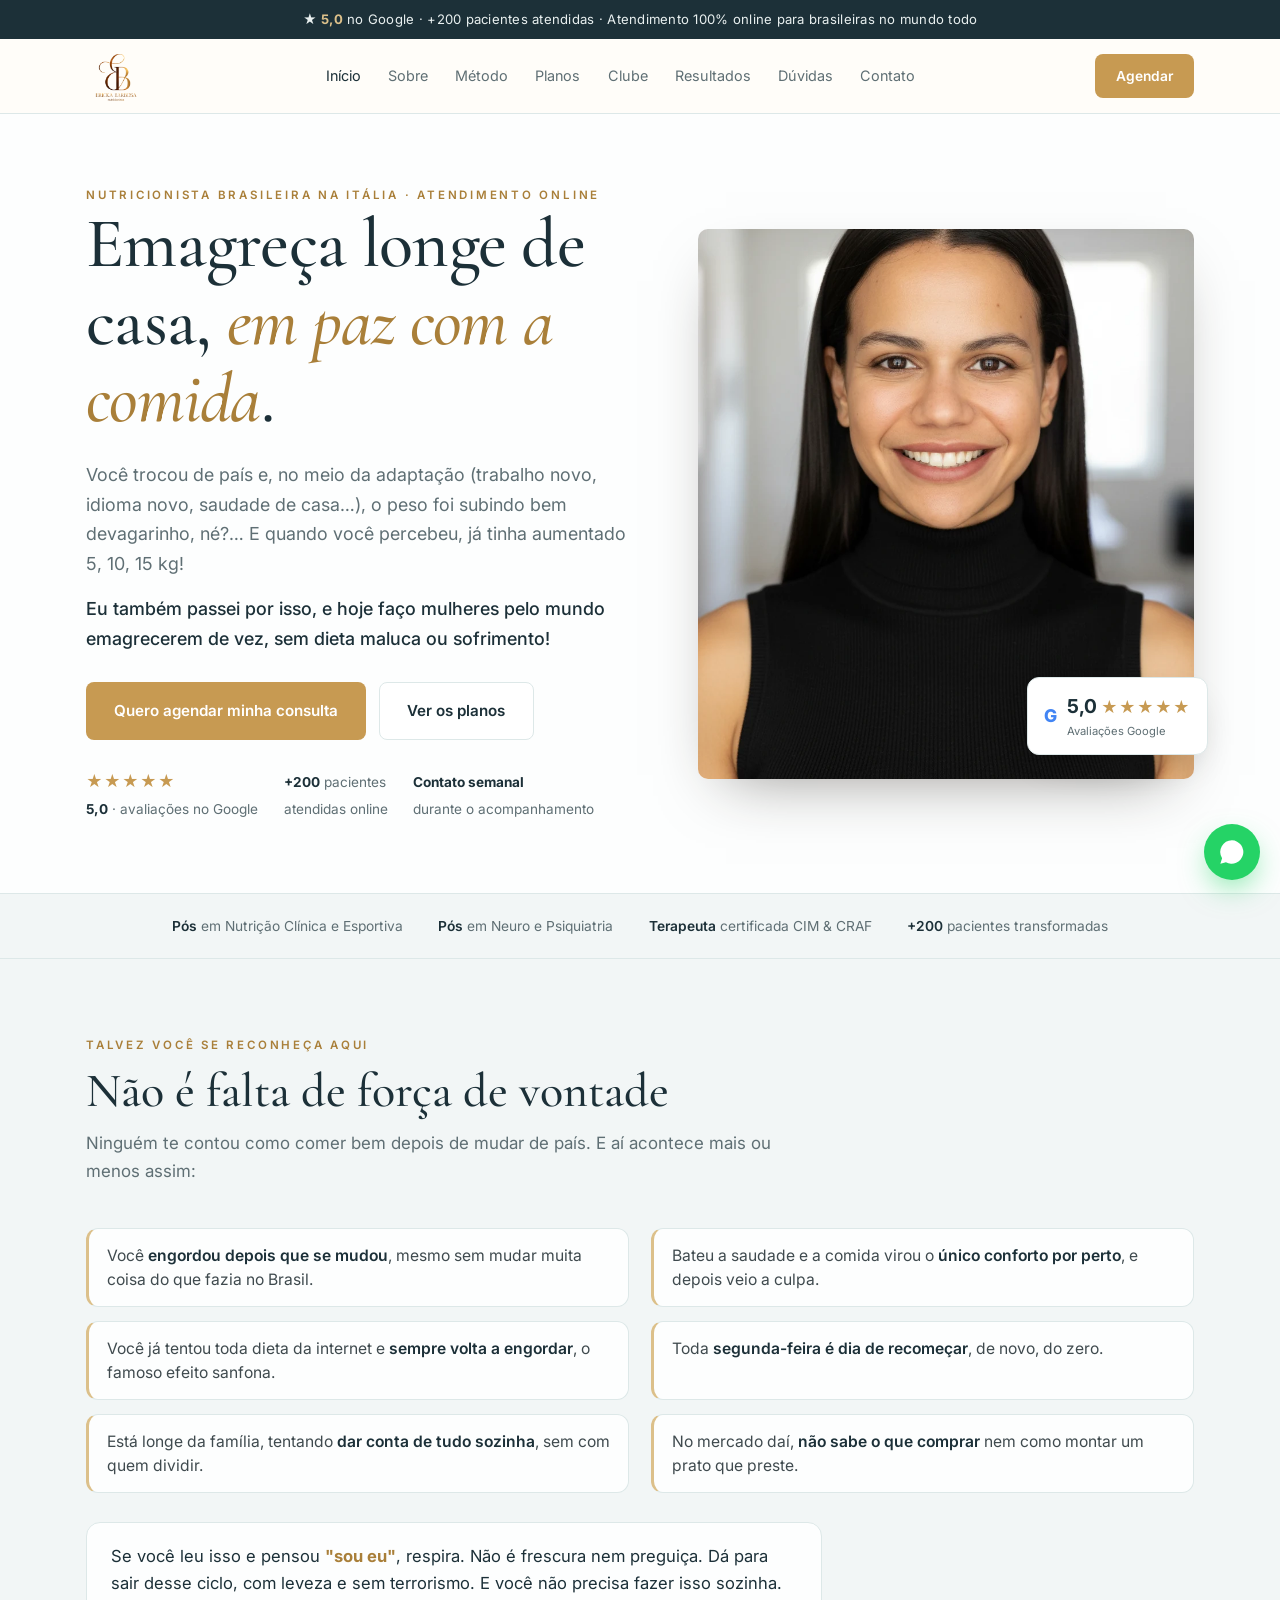
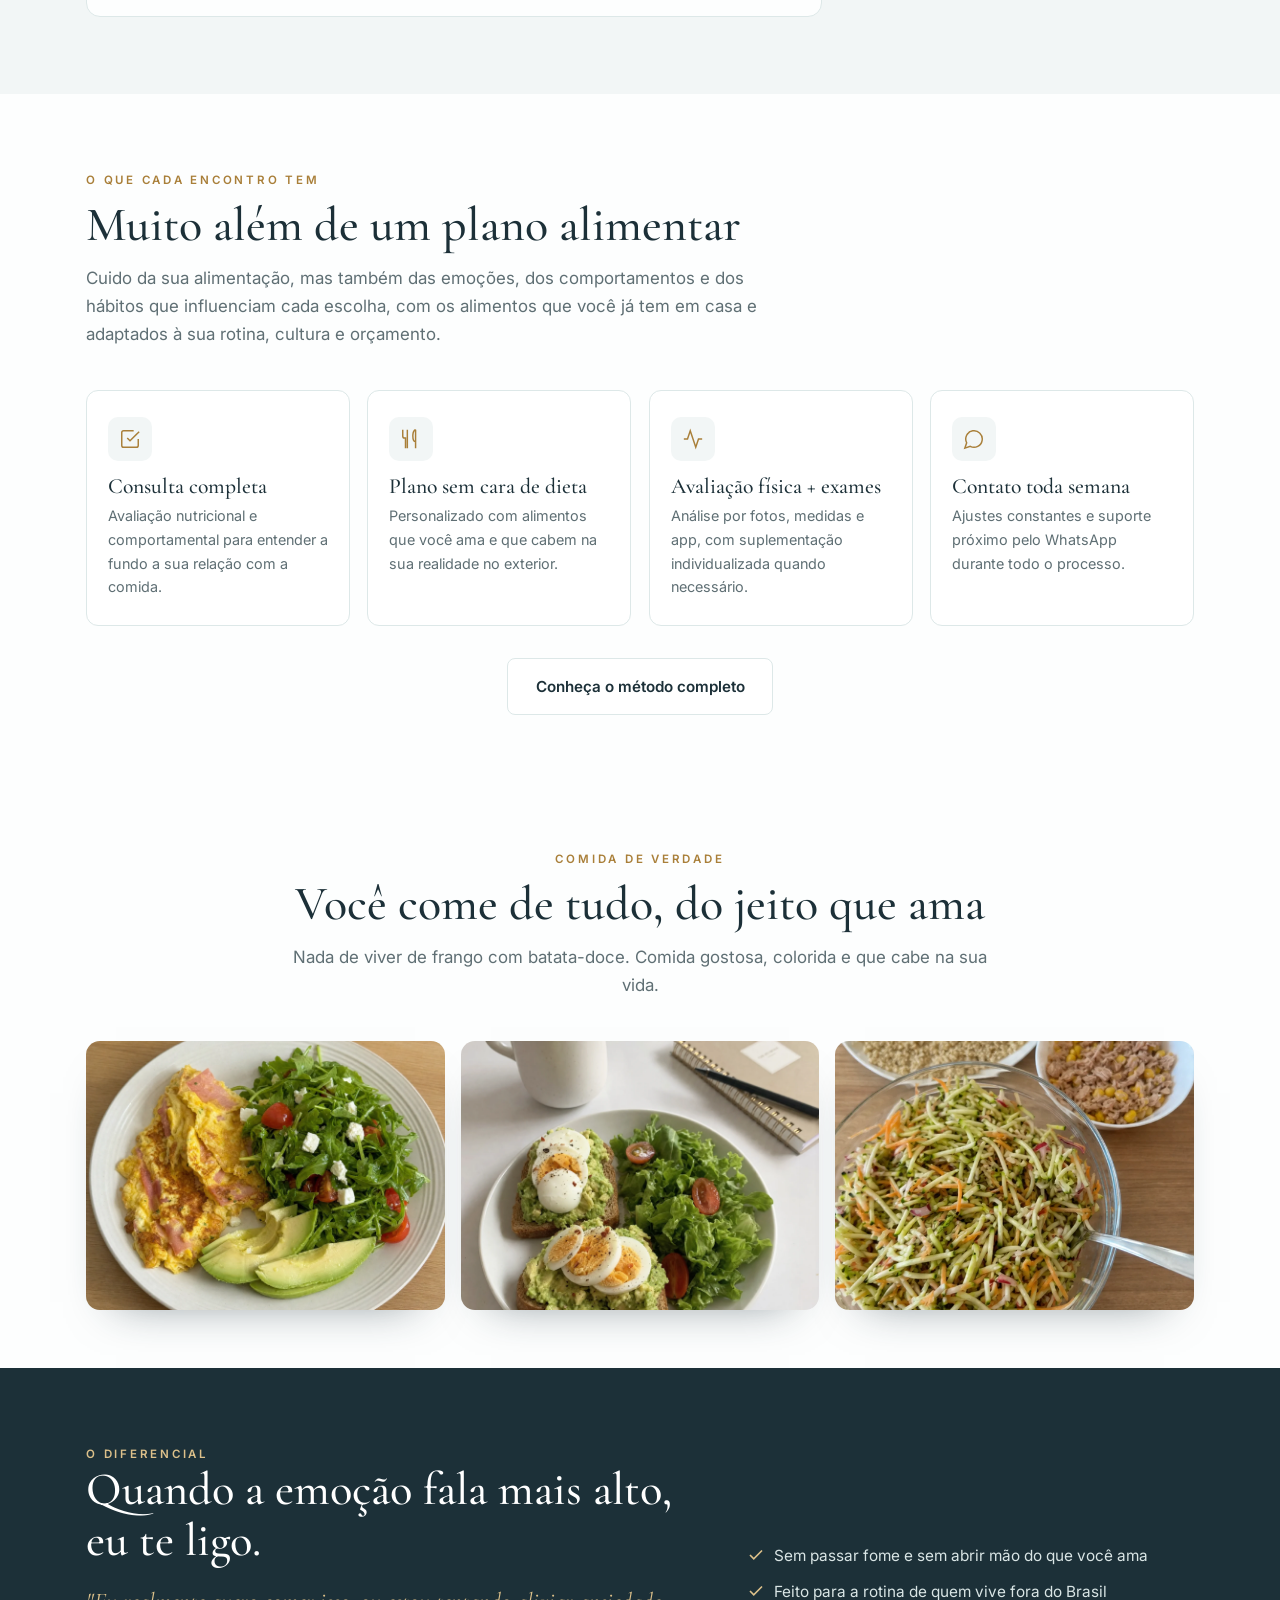
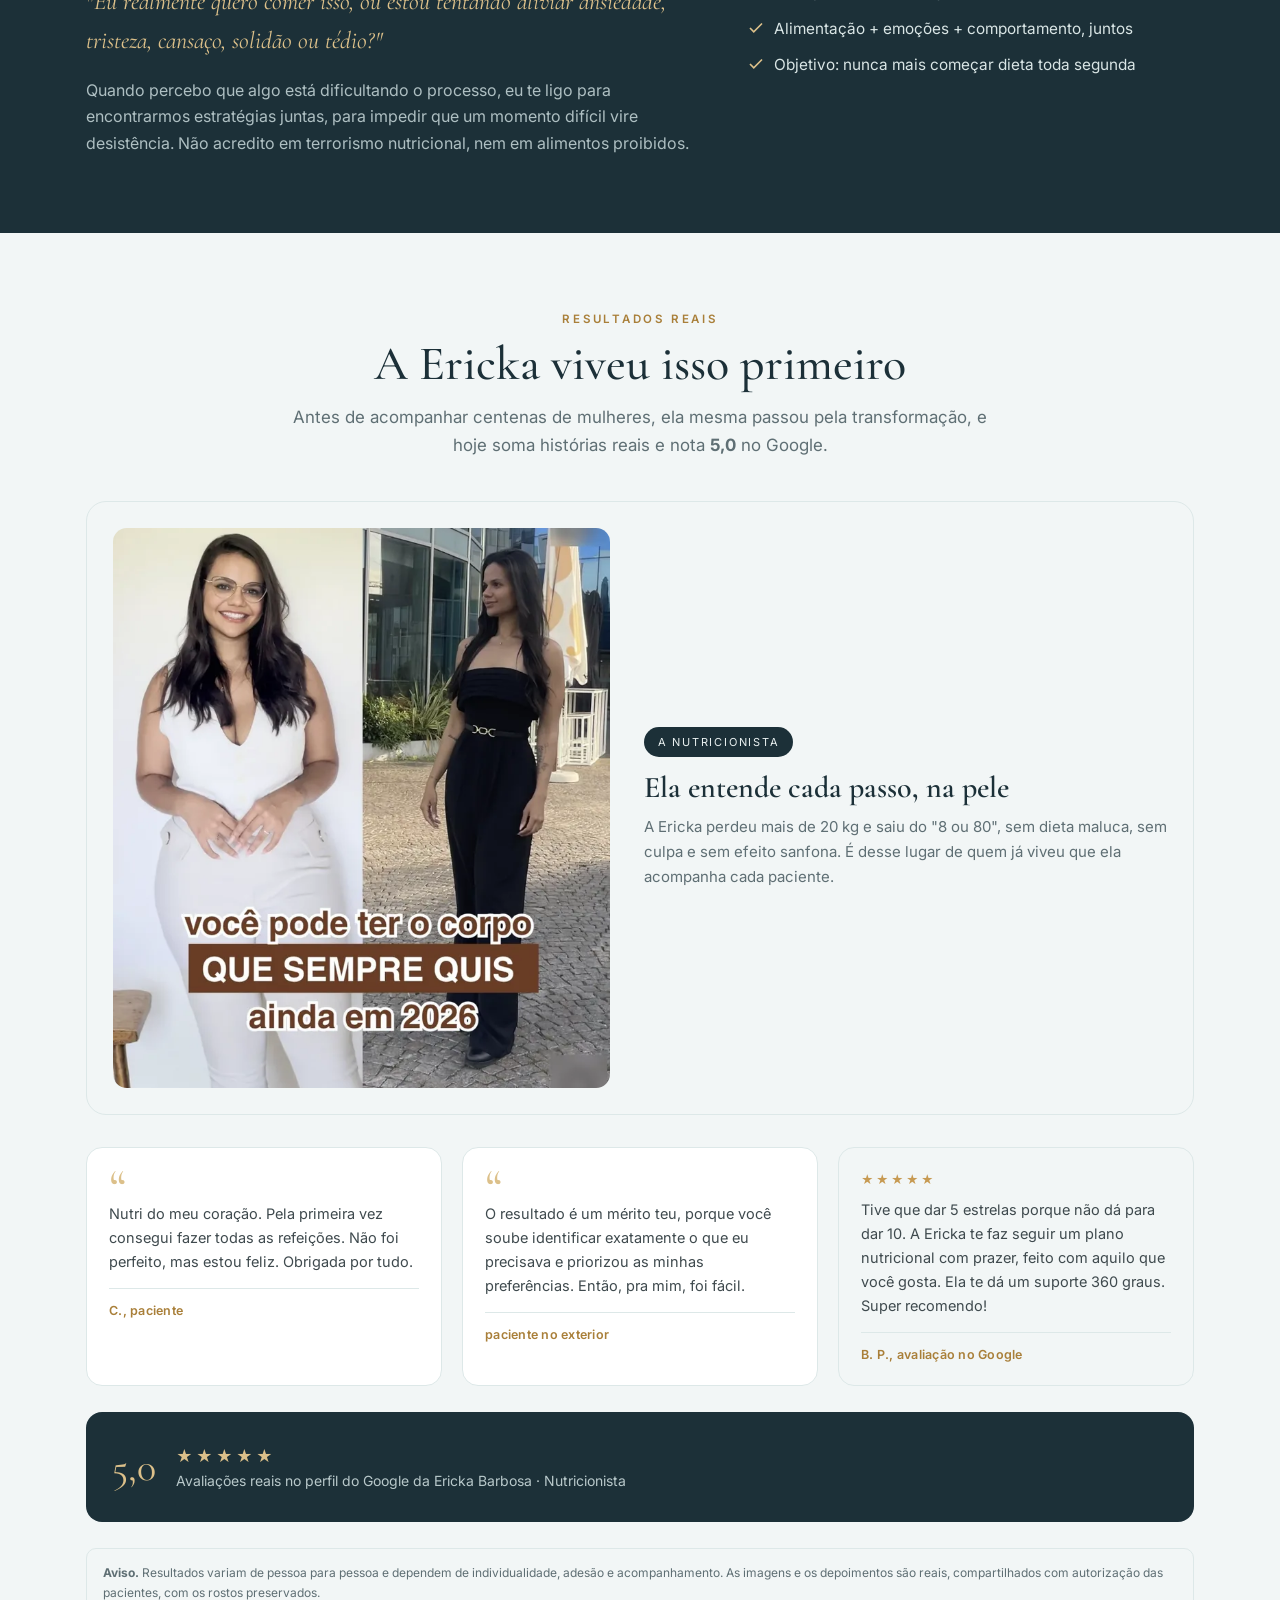
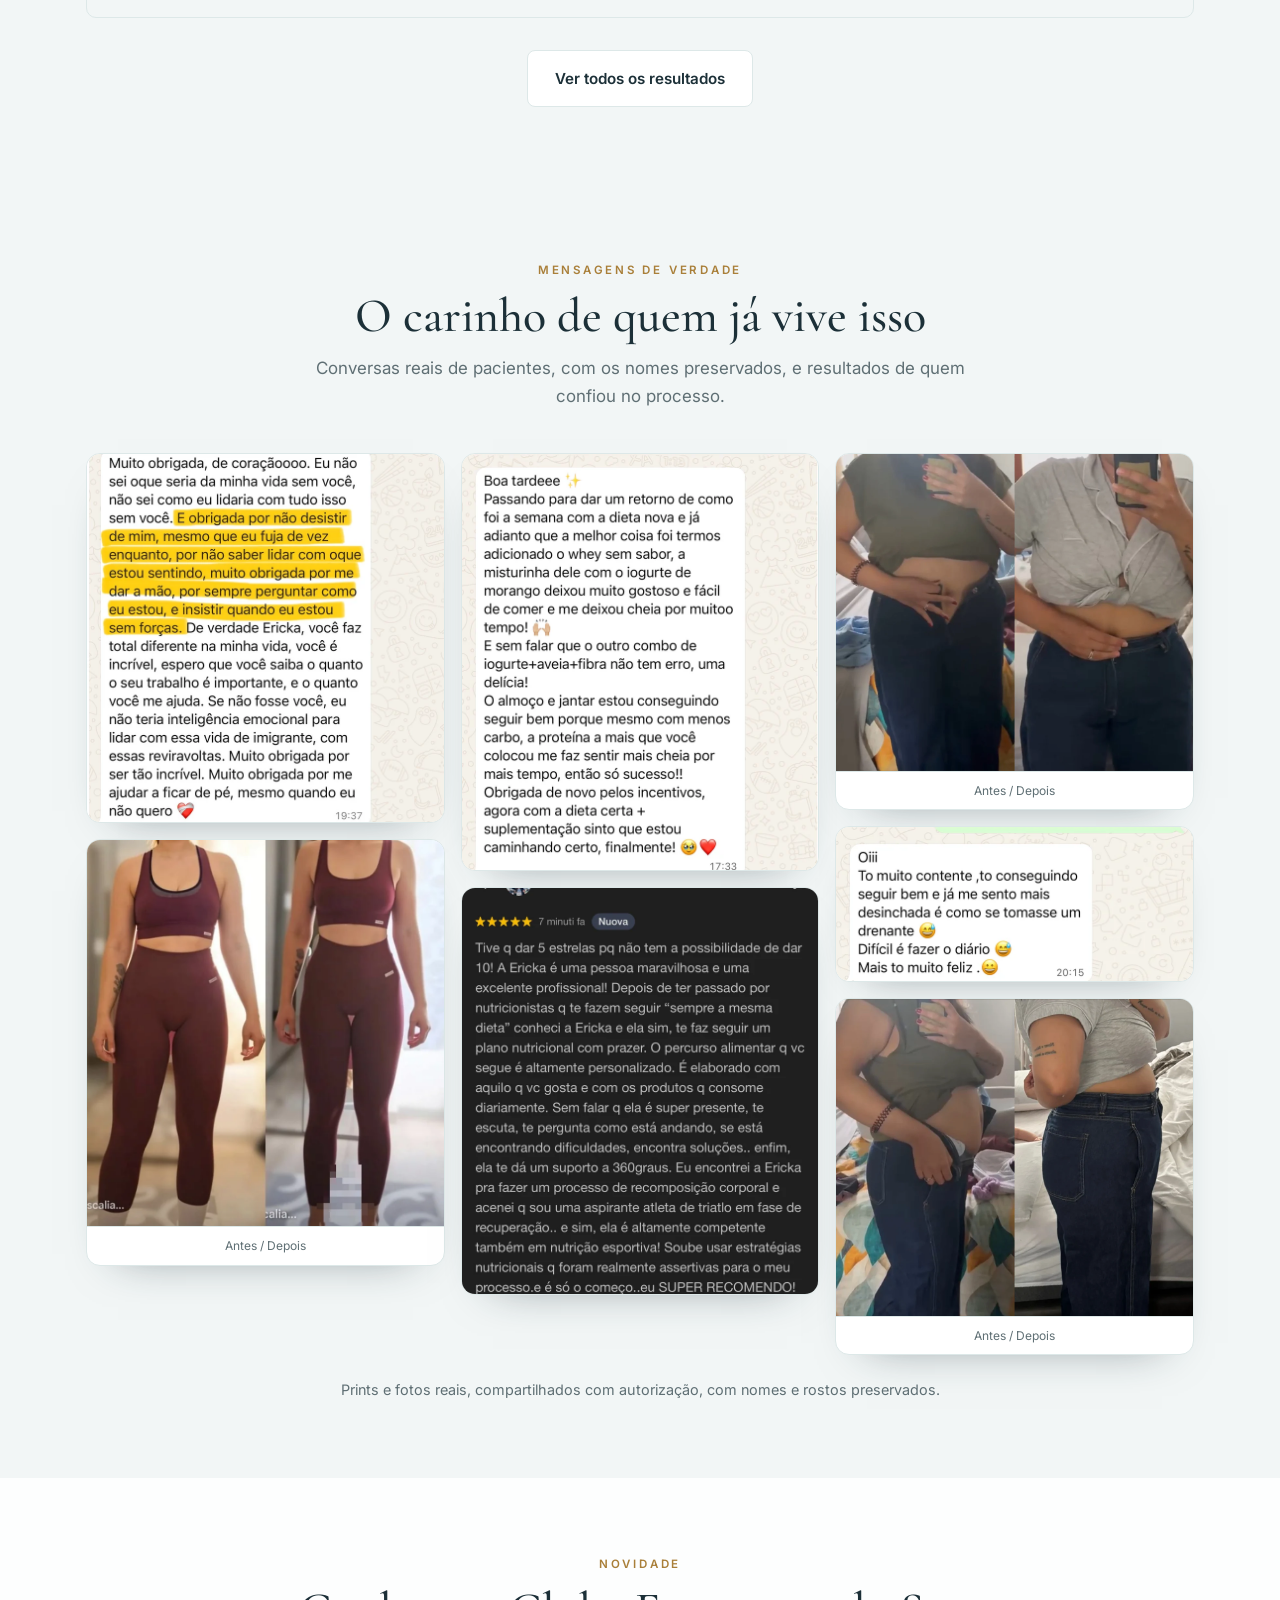
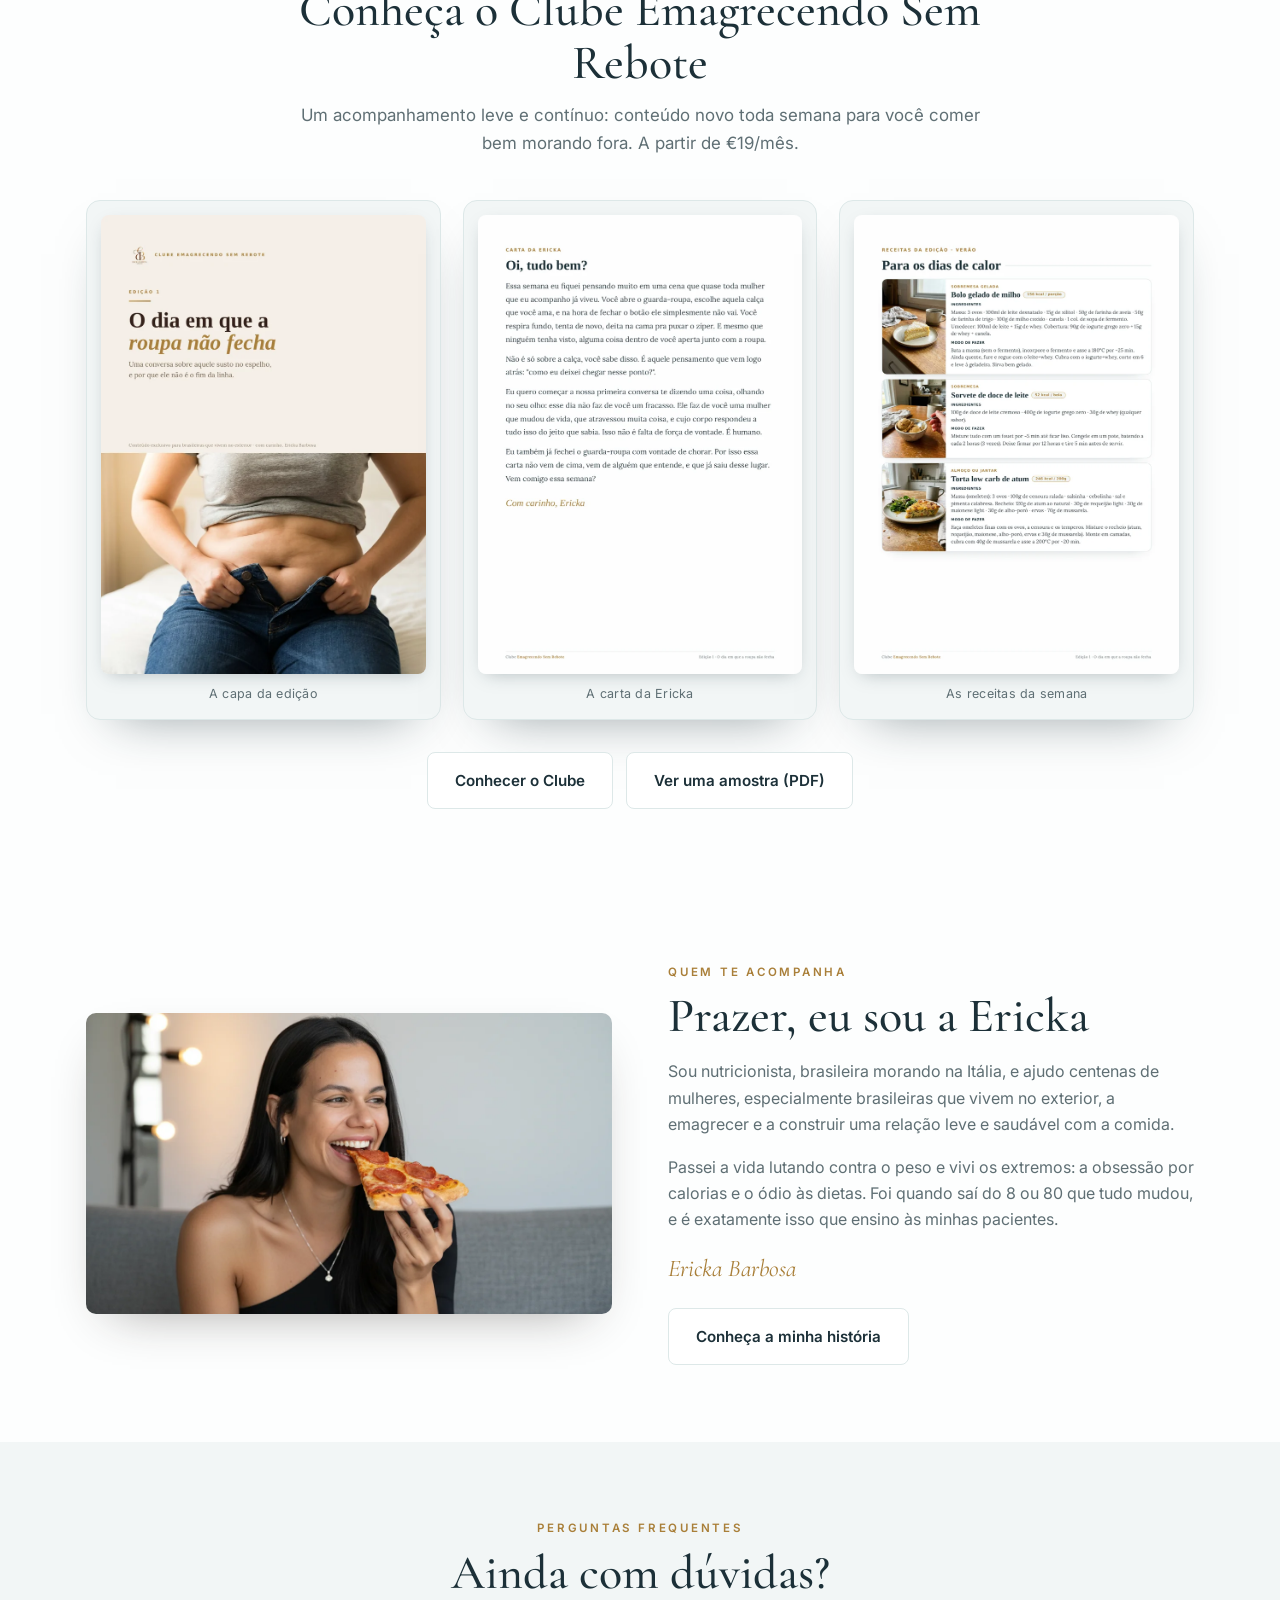
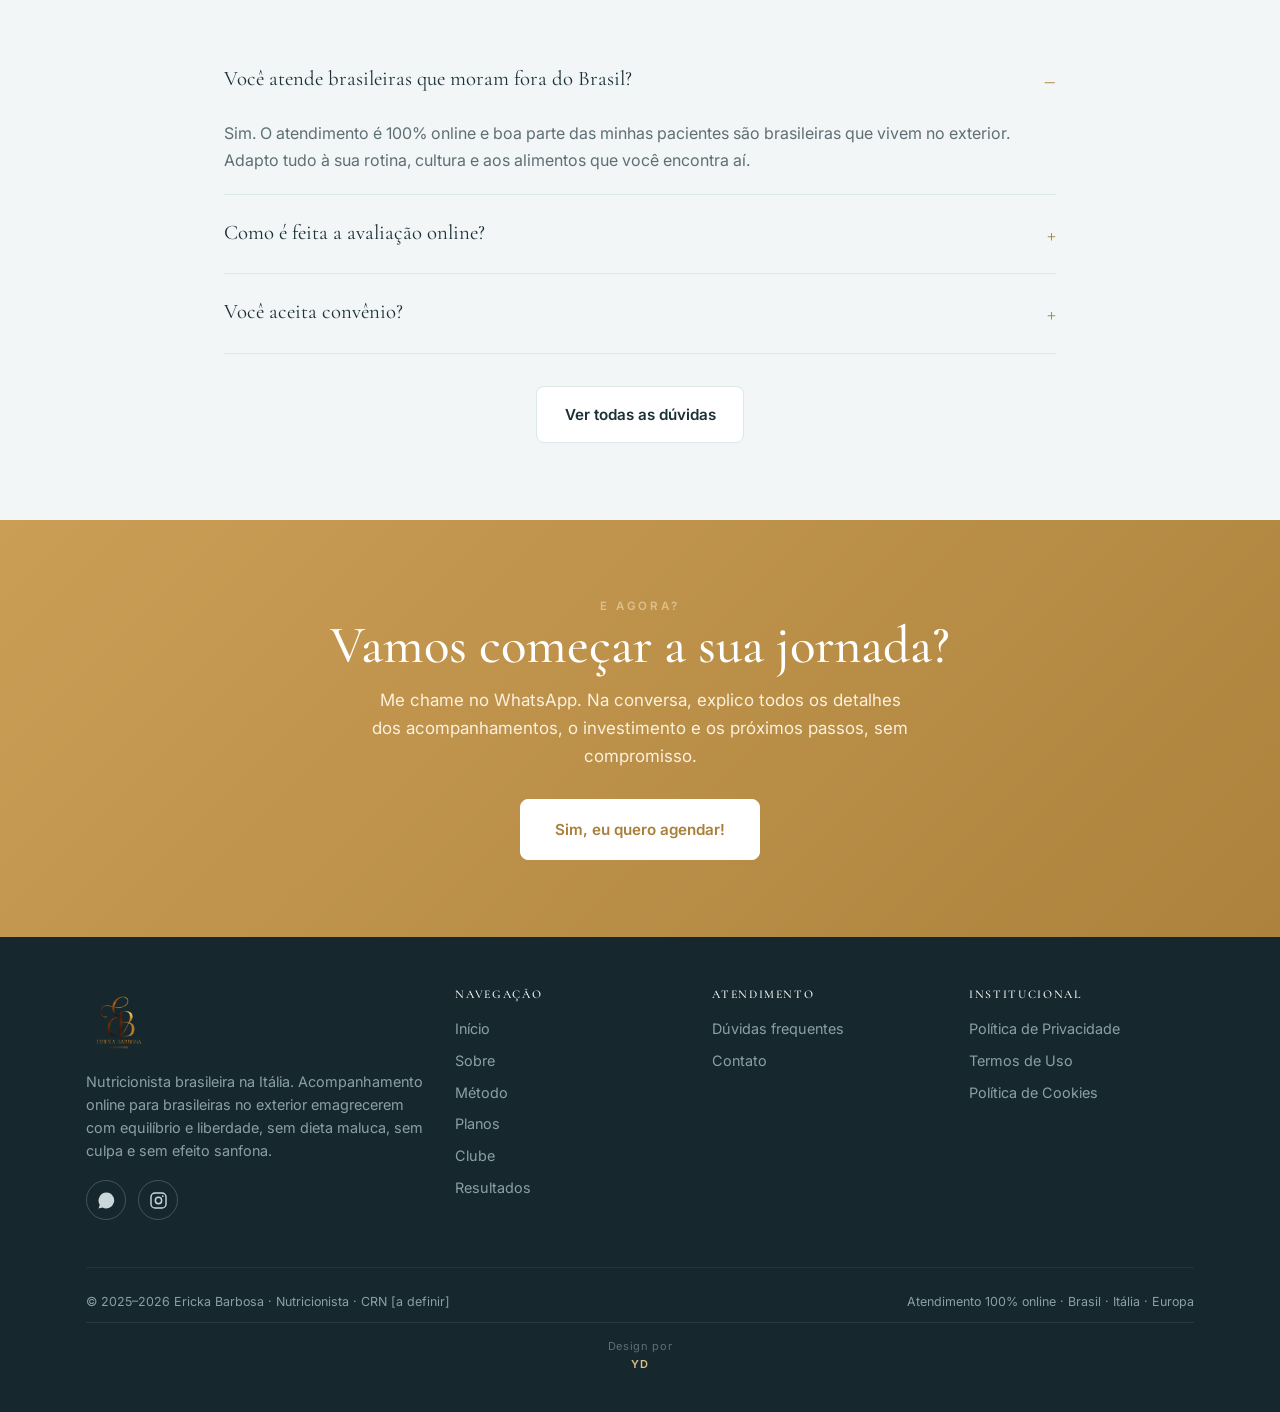
<file: index.html>
<!DOCTYPE html>
<html lang="pt-BR">
<head>
<meta charset="UTF-8">
<meta name="viewport" content="width=device-width, initial-scale=1.0">
<title>Nutricionista brasileira na Itália | Ericka Barbosa</title>
<meta name="description" content="Nutricionista brasileira na Itália. Acompanhamento online para brasileiras no exterior emagrecerem sem dieta maluca, sem culpa e sem efeito sanfona.">
<meta name="keywords" content="nutricionista brasileira na Italia, nutricionista para brasileiras no exterior, emagrecer morando fora, nutricionista online, reeducação alimentar, nutrição comportamental">
<meta name="author" content="Ericka Barbosa">
<meta name="robots" content="index, follow, max-image-preview:large">
<link rel="canonical" href="https://erickabarbosa.com/">
<meta property="og:type" content="website">
<meta property="og:locale" content="pt_BR">
<meta property="og:site_name" content="Ericka Barbosa · Nutricionista">
<meta property="og:title" content="Ericka Barbosa, Nutricionista brasileira na Itália">
<meta property="og:description" content="Nutricionista brasileira na Itália. Acompanhamento online para brasileiras no exterior emagrecerem sem dieta maluca, sem culpa e sem efeito sanfona.">
<meta property="og:image" content="https://erickabarbosa.com/img/og.jpg">
<meta property="og:image:width" content="1200">
<meta property="og:image:height" content="630">
<meta property="og:image:alt" content="Ericka Barbosa, nutricionista brasileira na Itália">
<meta property="og:url" content="https://erickabarbosa.com/">
<meta name="twitter:card" content="summary_large_image">
<meta name="twitter:title" content="Ericka Barbosa, Nutricionista brasileira na Itália">
<meta name="twitter:description" content="Nutricionista brasileira na Itália. Acompanhamento online para brasileiras no exterior emagrecerem sem dieta maluca, sem culpa e sem efeito sanfona.">
<meta name="twitter:image" content="https://erickabarbosa.com/img/og.jpg">
<link rel="icon" href="/favicon.ico" sizes="any">
<link rel="icon" type="image/png" sizes="32x32" href="/img/favicon-32.png">
<link rel="icon" type="image/png" sizes="16x16" href="/img/favicon-16.png">
<link rel="apple-touch-icon" sizes="180x180" href="/img/apple-touch-icon.png">
<link rel="manifest" href="/site.webmanifest">
<meta name="theme-color" content="#1c3038">
<link rel="preconnect" href="https://fonts.googleapis.com">
<link rel="preconnect" href="https://fonts.gstatic.com" crossorigin>
<link href="https://fonts.googleapis.com/css2?family=Cormorant+Garamond:ital,wght@0,400;0,500;0,600;1,400&family=Inter:wght@300;400;500;600;700&display=swap" rel="stylesheet">
<link rel="stylesheet" href="/css/main.css">
<script type="application/ld+json">
{"@context":"https://schema.org","@graph":[
{"@type":["MedicalBusiness","HealthAndBeautyBusiness"],"@id":"https://erickabarbosa.com/#business","name":"Ericka Barbosa · Nutricionista","description":"Nutricionista brasileira na Itália. Acompanhamento online para brasileiras no exterior emagrecerem sem dieta restritiva.","url":"https://erickabarbosa.com/","image":"https://erickabarbosa.com/img/hero.webp","priceRange":"$$","medicalSpecialty":"Dietetics","areaServed":["IT","BR","EU"],"availableLanguage":"Portuguese","founder":{"@id":"https://erickabarbosa.com/#ericka"},"telephone":"+393758110439"},
{"@type":"Person","@id":"https://erickabarbosa.com/#ericka","name":"Ericka Barbosa","jobTitle":"Nutricionista","sameAs":["https://instagram.com/erickapsbarbosa"],"description":"Nutricionista brasileira na Itália, especializada em emagrecimento e nutrição comportamental para brasileiras no exterior.","knowsAbout":["Nutrição Clínica","Nutrição Esportiva","Nutrição comportamental","Emagrecimento","Reeducação alimentar"],"url":"https://erickabarbosa.com/sobre.html"},
{"@type":"WebSite","url":"https://erickabarbosa.com/","name":"Ericka Barbosa · Nutricionista","inLanguage":"pt-BR"}
]}
</script>
<!-- Google tag (gtag.js) -->
<script async src="https://www.googletagmanager.com/gtag/js?id=G-SHVP5NLDQ2"></script>
<script>
  window.dataLayer = window.dataLayer || [];
  function gtag(){dataLayer.push(arguments);}
  gtag('js', new Date());
  gtag('config', 'G-SHVP5NLDQ2');
</script>
</head>
<body>
<a class="fab" href="https://wa.me/393758110439?text=Ol%C3%A1%2C%20Ericka!%20Quero%20agendar%20minha%20consulta." target="_blank" rel="noopener" aria-label="Falar no WhatsApp"><svg aria-hidden="true" viewBox="0 0 24 24" fill="currentColor"><path d="M17.5 14.4c-.3-.2-1.7-.8-2-.9-.3-.1-.5-.2-.7.2s-.8.9-.9 1.1c-.2.2-.3.2-.6.1-1.7-.9-2.9-1.6-4-3.5-.3-.5.3-.5.8-1.6.1-.2 0-.4 0-.5s-.7-1.7-1-2.3c-.3-.6-.5-.5-.7-.5h-.6c-.2 0-.5.1-.8.4s-1 1-1 2.5 1.1 2.9 1.2 3.1c.2.2 2.1 3.2 5.1 4.5.7.3 1.3.5 1.7.6.7.2 1.4.2 1.9.1.6-.1 1.7-.7 2-1.4.2-.7.2-1.2.2-1.4-.1-.1-.3-.2-.6-.3zM12 2a10 10 0 00-8.5 15.3L2 22l4.8-1.3A10 10 0 1012 2z"/></svg></a>
<div class="abar">★ <b>5,0</b> no Google · +200 pacientes atendidas · Atendimento 100% online para brasileiras no mundo todo</div>
<header><div class="wrap"><nav>
  <a class="brand" href="/"><img src="/img/logo.webp" alt="Ericka Barbosa Nutricionista"></a>
  <div class="nl">
    <a href="/" class="active">Início</a><a href="/sobre.html">Sobre</a><a href="/metodo.html">Método</a><a href="/planos.html">Planos</a><a href="/clube.html">Clube</a><a href="/resultados.html">Resultados</a><a href="/faq.html">Dúvidas</a><a href="/contato.html">Contato</a>
  </div>
  <div class="nav-right">
    <a class="btn wa nav-wa" href="https://wa.me/393758110439?text=Ol%C3%A1%2C%20Ericka!%20Quero%20agendar%20minha%20consulta." target="_blank" rel="noopener">Agendar</a>
    <button class="menu-btn" aria-label="Menu" onclick="this.closest('header').querySelector('.mobile').classList.toggle('open')"><span></span><span></span><span></span></button>
  </div>
</nav></div>
<div class="mobile">
  <button class="mobile-close" aria-label="Fechar menu" onclick="this.closest('.mobile').classList.remove('open')">&times;</button>
  <a href="/">Início</a><a href="/sobre.html">Sobre</a><a href="/metodo.html">Método</a><a href="/planos.html">Planos</a><a href="/clube.html">Clube</a><a href="/resultados.html">Resultados</a><a href="/faq.html">Dúvidas</a><a href="/contato.html">Contato</a>
  <a class="btn wa" href="https://wa.me/393758110439?text=Ol%C3%A1%2C%20Ericka!%20Quero%20agendar%20minha%20consulta." target="_blank" rel="noopener"><svg aria-hidden="true" viewBox="0 0 24 24" fill="currentColor"><path d="M17.5 14.4c-.3-.2-1.7-.8-2-.9-.3-.1-.5-.2-.7.2s-.8.9-.9 1.1c-.2.2-.3.2-.6.1-1.7-.9-2.9-1.6-4-3.5-.3-.5.3-.5.8-1.6.1-.2 0-.4 0-.5s-.7-1.7-1-2.3c-.3-.6-.5-.5-.7-.5h-.6c-.2 0-.5.1-.8.4s-1 1-1 2.5 1.1 2.9 1.2 3.1c.2.2 2.1 3.2 5.1 4.5.7.3 1.3.5 1.7.6.7.2 1.4.2 1.9.1.6-.1 1.7-.7 2-1.4.2-.7.2-1.2.2-1.4-.1-.1-.3-.2-.6-.3zM12 2a10 10 0 00-8.5 15.3L2 22l4.8-1.3A10 10 0 1012 2z"/></svg> Agendar pelo WhatsApp</a>
  <div class="mobile-social"><a href="https://wa.me/393758110439" target="_blank" rel="noopener" aria-label="WhatsApp"><svg aria-hidden="true" viewBox="0 0 24 24" fill="currentColor"><path d="M17.5 14.4c-.3-.2-1.7-.8-2-.9-.3-.1-.5-.2-.7.2s-.8.9-.9 1.1c-.2.2-.3.2-.6.1-1.7-.9-2.9-1.6-4-3.5-.3-.5.3-.5.8-1.6.1-.2 0-.4 0-.5s-.7-1.7-1-2.3c-.3-.6-.5-.5-.7-.5h-.6c-.2 0-.5.1-.8.4s-1 1-1 2.5 1.1 2.9 1.2 3.1c.2.2 2.1 3.2 5.1 4.5.7.3 1.3.5 1.7.6.7.2 1.4.2 1.9.1.6-.1 1.7-.7 2-1.4.2-.7.2-1.2.2-1.4-.1-.1-.3-.2-.6-.3zM12 2a10 10 0 00-8.5 15.3L2 22l4.8-1.3A10 10 0 1012 2z"/></svg></a><a href="https://instagram.com/erickapsbarbosa" target="_blank" rel="noopener" aria-label="Instagram"><svg aria-hidden="true" viewBox="0 0 24 24" fill="none" stroke="currentColor" stroke-width="1.8"><rect x="2.5" y="2.5" width="19" height="19" rx="5.2"/><circle cx="12" cy="12" r="4"/><circle cx="17.4" cy="6.6" r="1.1" fill="currentColor" stroke="none"/></svg></a></div>
</div>
</header>

<main>
<section class="hero"><div class="wrap hg">
  <div>
    <div class="eye">Nutricionista brasileira na Itália · Atendimento online</div>
    <h1>Emagreça longe de casa, <em>em paz com a comida</em>.</h1>
    <p class="lead">Você trocou de país e, no meio da adaptação (trabalho novo, idioma novo, saudade de casa…), o peso foi subindo bem devagarinho, né?… E quando você percebeu, já tinha aumentado 5, 10, 15&nbsp;kg!</p>
    <p class="lead lead-me">Eu também passei por isso, e hoje faço mulheres pelo mundo emagrecerem de vez, sem dieta maluca ou sofrimento!</p>
    <div class="cta">
      <a class="btn wa" href="https://wa.me/393758110439?text=Ol%C3%A1%2C%20Ericka!%20Quero%20agendar%20minha%20consulta." target="_blank" rel="noopener">Quero agendar minha consulta</a>
      <a class="btn gh" href="/planos.html">Ver os planos</a>
    </div>
    <div class="hi">
      <div><div class="stars">★★★★★</div><small><b>5,0</b> · avaliações no Google</small></div>
      <div><small><b>+200</b> pacientes<br>atendidas online</small></div>
      <div><small><b>Contato semanal</b><br>durante o acompanhamento</small></div>
    </div>
  </div>
  <div class="hm">
    <img src="/img/hero.webp" alt="Ericka Barbosa, nutricionista brasileira na Itália" width="440" height="550" fetchpriority="high">
    <div class="gcard"><span class="g">G</span><div><b>5,0</b> <span class="stars">★★★★★</span><small>Avaliações Google</small></div></div>
  </div>
</div></section>

<div class="creds"><div class="wrap">
  <span><b>Pós</b> em Nutrição Clínica e Esportiva</span>
  <span><b>Pós</b> em Neuro e Psiquiatria</span>
  <span><b>Terapeuta</b> certificada CIM &amp; CRAF</span>
  <span><b>+200</b> pacientes transformadas</span>
</div></div>

<section class="recog-sec"><div class="wrap">
  <div class="sh"><div class="eye">Talvez você se reconheça aqui</div><h2>Não é falta de força de vontade</h2><p>Ninguém te contou como comer bem depois de mudar de país. E aí acontece mais ou menos assim:</p></div>
  <ul class="recog">
    <li>Você <b>engordou depois que se mudou</b>, mesmo sem mudar muita coisa do que fazia no Brasil.</li>
    <li>Bateu a saudade e a comida virou o <b>único conforto por perto</b>, e depois veio a culpa.</li>
    <li>Você já tentou toda dieta da internet e <b>sempre volta a engordar</b>, o famoso efeito sanfona.</li>
    <li>Toda <b>segunda-feira é dia de recomeçar</b>, de novo, do zero.</li>
    <li>Está longe da família, tentando <b>dar conta de tudo sozinha</b>, sem com quem dividir.</li>
    <li>No mercado daí, <b>não sabe o que comprar</b> nem como montar um prato que preste.</li>
  </ul>
  <div class="recog-note">Se você leu isso e pensou <b>"sou eu"</b>, respira. Não é frescura nem preguiça. Dá para sair desse ciclo, com leveza e sem terrorismo. E você não precisa fazer isso sozinha.</div>
</div></section>

<section><div class="wrap">
  <div class="sh"><div class="eye">O que cada encontro tem</div><h2>Muito além de um plano alimentar</h2><p>Cuido da sua alimentação, mas também das emoções, dos comportamentos e dos hábitos que influenciam cada escolha, com os alimentos que você já tem em casa e adaptados à sua rotina, cultura e orçamento.</p></div>
  <div class="ig">
    <div class="inc"><div class="ic"><svg aria-hidden="true" viewBox="0 0 24 24" fill="none" stroke="currentColor" stroke-width="1.6"><path d="M9 11l3 3L22 4"/><path d="M21 12v7a2 2 0 01-2 2H5a2 2 0 01-2-2V5a2 2 0 012-2h11"/></svg></div><h3>Consulta completa</h3><p>Avaliação nutricional e comportamental para entender a fundo a sua relação com a comida.</p></div>
    <div class="inc"><div class="ic"><svg aria-hidden="true" viewBox="0 0 24 24" fill="none" stroke="currentColor" stroke-width="1.6"><path d="M3 2v7c0 1.1.9 2 2 2h1v11M8 2v20M17 2c-1.7 0-3 3-3 6.5S15.3 15 17 15m0-13v20"/></svg></div><h3>Plano sem cara de dieta</h3><p>Personalizado com alimentos que você ama e que cabem na sua realidade no exterior.</p></div>
    <div class="inc"><div class="ic"><svg aria-hidden="true" viewBox="0 0 24 24" fill="none" stroke="currentColor" stroke-width="1.6"><path d="M22 12h-4l-3 9L9 3l-3 9H2"/></svg></div><h3>Avaliação física + exames</h3><p>Análise por fotos, medidas e app, com suplementação individualizada quando necessário.</p></div>
    <div class="inc"><div class="ic"><svg aria-hidden="true" viewBox="0 0 24 24" fill="none" stroke="currentColor" stroke-width="1.6"><path d="M7.9 20A9 9 0 104 16.1L2 22z"/></svg></div><h3>Contato toda semana</h3><p>Ajustes constantes e suporte próximo pelo WhatsApp durante todo o processo.</p></div>
  </div>
  <div class="center" style="margin-top:2rem"><a class="btn gh" href="/metodo.html">Conheça o método completo</a></div>
</div></section>

<section class="foodband"><div class="wrap">
  <div class="sh c"><div class="eye">Comida de verdade</div><h2>Você come de tudo, do jeito que ama</h2><p>Nada de viver de frango com batata-doce. Comida gostosa, colorida e que cabe na sua vida.</p></div>
  <div class="foodcells">
    <figure><img src="/img/food/plate.webp" alt="Prato equilibrado e colorido" loading="lazy"></figure>
    <figure><img src="/img/food/dinner.webp" alt="Jantar saudável e aconchegante" loading="lazy"></figure>
    <figure><img src="/img/food/ingredients.webp" alt="Ingredientes frescos do mercado" loading="lazy"></figure>
  </div>
</div></section>

<section class="call"><div class="wrap">
  <div>
    <div class="eye" style="color:var(--gold-l)">O diferencial</div>
    <h2>Quando a emoção fala mais alto, eu te ligo.</h2>
    <p class="q">"Eu realmente quero comer isso, ou estou tentando aliviar ansiedade, tristeza, cansaço, solidão ou tédio?"</p>
    <p>Quando percebo que algo está dificultando o processo, eu te ligo para encontrarmos estratégias juntas, para impedir que um momento difícil vire desistência. Não acredito em terrorismo nutricional, nem em alimentos proibidos.</p>
  </div>
  <div><ul>
    <li><svg aria-hidden="true" viewBox="0 0 24 24" fill="none" stroke="currentColor" stroke-width="2.2"><path d="M20 6L9 17l-5-5"/></svg>Sem passar fome e sem abrir mão do que você ama</li>
    <li><svg aria-hidden="true" viewBox="0 0 24 24" fill="none" stroke="currentColor" stroke-width="2.2"><path d="M20 6L9 17l-5-5"/></svg>Feito para a rotina de quem vive fora do Brasil</li>
    <li><svg aria-hidden="true" viewBox="0 0 24 24" fill="none" stroke="currentColor" stroke-width="2.2"><path d="M20 6L9 17l-5-5"/></svg>Alimentação + emoções + comportamento, juntos</li>
    <li><svg aria-hidden="true" viewBox="0 0 24 24" fill="none" stroke="currentColor" stroke-width="2.2"><path d="M20 6L9 17l-5-5"/></svg>Objetivo: nunca mais começar dieta toda segunda</li>
  </ul></div>
</div></section>

<section class="rev"><div class="wrap">
  <div class="sh c"><div class="eye">Resultados reais</div><h2>A Ericka viveu isso primeiro</h2><p>Antes de acompanhar centenas de mulheres, ela mesma passou pela transformação, e hoje soma histórias reais e nota <b>5,0</b> no Google.</p></div>
  <div class="hero-ba">
    <img src="/img/results/ericka.webp" alt="Antes e depois da Ericka Barbosa">
    <div>
      <span class="badge">A nutricionista</span>
      <h3>Ela entende cada passo, na pele</h3>
      <p>A Ericka perdeu mais de 20 kg e saiu do "8 ou 80", sem dieta maluca, sem culpa e sem efeito sanfona. É desse lugar de quem já viveu que ela acompanha cada paciente.</p>
    </div>
  </div>
  <div class="quotes" style="margin-top:2rem">
    <div class="q"><div class="mark">“</div><p>Nutri do meu coração. Pela primeira vez consegui fazer todas as refeições. Não foi perfeito, mas estou feliz. Obrigada por tudo.</p><div class="who">C., paciente</div></div>
    <div class="q"><div class="mark">“</div><p>O resultado é um mérito teu, porque você soube identificar exatamente o que eu precisava e priorizou as minhas preferências. Então, pra mim, foi fácil.</p><div class="who">paciente no exterior</div></div>
    <div class="q google"><div class="stars">★★★★★</div><p style="margin-top:8px">Tive que dar 5 estrelas porque não dá para dar 10. A Ericka te faz seguir um plano nutricional com prazer, feito com aquilo que você gosta. Ela te dá um suporte 360 graus. Super recomendo!</p><div class="who">B. P., avaliação no Google</div></div>
  </div>
  <div class="gstrip">
    <div class="big">5,0</div>
    <div><div class="st">★★★★★</div><p>Avaliações reais no perfil do Google da Ericka Barbosa · Nutricionista</p></div>
  </div>
  <div class="disc"><b>Aviso.</b> Resultados variam de pessoa para pessoa e dependem de individualidade, adesão e acompanhamento. As imagens e os depoimentos são reais, compartilhados com autorização das pacientes, com os rostos preservados.</div>
  <div class="center" style="margin-top:2rem"><a class="btn gh" href="/resultados.html">Ver todos os resultados</a></div>
</div></section>

<section class="proof"><div class="wrap">
  <div class="sh c"><div class="eye">Mensagens de verdade</div><h2>O carinho de quem já vive isso</h2><p>Conversas reais de pacientes, com os nomes preservados, e resultados de quem confiou no processo.</p></div>
  <div class="mural">
    <figure><img src="/img/feedback/wa1.webp" alt="Mensagem de uma paciente agradecendo a Ericka" loading="lazy"></figure>
    <figure><img src="/img/results/r1.webp" alt="Antes e depois de paciente" loading="lazy"><figcaption>Antes / Depois</figcaption></figure>
    <figure><img src="/img/feedback/wa3.webp" alt="Mensagem de uma paciente contando a evolução da semana" loading="lazy"></figure>
    <figure><img src="/img/feedback/wa2.webp" alt="Avaliação 5 estrelas de uma paciente" loading="lazy"></figure>
    <figure><img src="/img/results/r5.webp" alt="Antes e depois de paciente" loading="lazy"><figcaption>Antes / Depois</figcaption></figure>
    <figure><img src="/img/feedback/wa4.webp" alt="Mensagem de uma paciente feliz com o resultado" loading="lazy"></figure>
    <figure><img src="/img/results/r6.webp" alt="Antes e depois de paciente" loading="lazy"><figcaption>Antes / Depois</figcaption></figure>
  </div>
  <p style="text-align:center;color:var(--soft);font-size:.9rem;margin-top:1.4rem">Prints e fotos reais, compartilhados com autorização, com nomes e rostos preservados.</p>
</div></section>

<section><div class="wrap">
  <div class="sh c"><div class="eye">Novidade</div><h2>Conheça o Clube Emagrecendo Sem Rebote</h2><p>Um acompanhamento leve e contínuo: conteúdo novo toda semana para você comer bem morando fora. A partir de €19/mês.</p></div>
  <div class="peek" style="margin:1.5rem 0 2rem">
    <figure><img src="/img/clube/capa.webp" alt="Capa da Edição 1 do Clube Emagrecendo Sem Rebote" loading="lazy"><figcaption>A capa da edição</figcaption></figure>
    <figure><img src="/img/clube/carta.webp" alt="A carta da Ericka em uma edição do Clube" loading="lazy"><figcaption>A carta da Ericka</figcaption></figure>
    <figure><img src="/img/clube/receitas.webp" alt="Página de receitas de uma edição do Clube" loading="lazy"><figcaption>As receitas da semana</figcaption></figure>
  </div>
  <div class="cta" style="justify-content:center"><a class="btn gh" href="/clube.html">Conhecer o Clube</a><a class="btn gh" href="/clube-amostra.pdf" target="_blank" rel="noopener">Ver uma amostra (PDF)</a></div>
</div></section>

<section class="ab"><div class="wrap">
  <img src="/img/ericka-metodo.webp" alt="Ericka Barbosa em atendimento online" loading="lazy">
  <div>
    <div class="eye">Quem te acompanha</div>
    <h2>Prazer, eu sou a Ericka</h2>
    <p>Sou nutricionista, brasileira morando na Itália, e ajudo centenas de mulheres, especialmente brasileiras que vivem no exterior, a emagrecer e a construir uma relação leve e saudável com a comida.</p>
    <p>Passei a vida lutando contra o peso e vivi os extremos: a obsessão por calorias e o ódio às dietas. Foi quando saí do 8 ou 80 que tudo mudou, e é exatamente isso que ensino às minhas pacientes.</p>
    <div class="sign">Ericka Barbosa</div>
    <div style="margin-top:1.2rem"><a class="btn gh" href="/sobre.html">Conheça a minha história</a></div>
  </div>
</div></section>

<section class="faq"><div class="wrap">
  <div class="sh c"><div class="eye">Perguntas frequentes</div><h2>Ainda com dúvidas?</h2></div>
  <div class="fl">
    <details class="qa" open><summary>Você atende brasileiras que moram fora do Brasil?</summary><p>Sim. O atendimento é 100% online e boa parte das minhas pacientes são brasileiras que vivem no exterior. Adapto tudo à sua rotina, cultura e aos alimentos que você encontra aí.</p></details>
    <details class="qa"><summary>Como é feita a avaliação online?</summary><p>A avaliação física é feita através de fotos, medidas e da plataforma Shaped.</p></details>
    <details class="qa"><summary>Você aceita convênio?</summary><p>Os atendimentos são apenas particulares.</p></details>
  </div>
  <div class="center" style="margin-top:2rem"><a class="btn gh" href="/faq.html">Ver todas as dúvidas</a></div>
</div></section>

<section class="fin"><div class="wrap">
  <div class="eye" style="color:var(--gold-l)">E agora?</div>
  <h2>Vamos começar a sua jornada?</h2>
  <p>Me chame no WhatsApp. Na conversa, explico todos os detalhes dos acompanhamentos, o investimento e os próximos passos, sem compromisso.</p>
  <a class="btn wa" href="https://wa.me/393758110439?text=Ol%C3%A1%2C%20Ericka!%20Quero%20agendar%20minha%20consulta." target="_blank" rel="noopener" style="padding:1.05rem 2.1rem">Sim, eu quero agendar!</a>
</div></section>
</main>

<footer><div class="wrap">
  <div class="fgrid">
    <div>
      <img class="flogo" src="/img/logo.webp" alt="Ericka Barbosa Nutricionista">
      <p class="desc">Nutricionista brasileira na Itália. Acompanhamento online para brasileiras no exterior emagrecerem com equilíbrio e liberdade, sem dieta maluca, sem culpa e sem efeito sanfona.</p>
      <div class="fsocial"><a href="https://wa.me/393758110439" target="_blank" rel="noopener" aria-label="WhatsApp"><svg aria-hidden="true" viewBox="0 0 24 24" fill="currentColor"><path d="M17.5 14.4c-.3-.2-1.7-.8-2-.9-.3-.1-.5-.2-.7.2s-.8.9-.9 1.1c-.2.2-.3.2-.6.1-1.7-.9-2.9-1.6-4-3.5-.3-.5.3-.5.8-1.6.1-.2 0-.4 0-.5s-.7-1.7-1-2.3c-.3-.6-.5-.5-.7-.5h-.6c-.2 0-.5.1-.8.4s-1 1-1 2.5 1.1 2.9 1.2 3.1c.2.2 2.1 3.2 5.1 4.5.7.3 1.3.5 1.7.6.7.2 1.4.2 1.9.1.6-.1 1.7-.7 2-1.4.2-.7.2-1.2.2-1.4-.1-.1-.3-.2-.6-.3zM12 2a10 10 0 00-8.5 15.3L2 22l4.8-1.3A10 10 0 1012 2z"/></svg></a><a href="https://instagram.com/erickapsbarbosa" target="_blank" rel="noopener" aria-label="Instagram"><svg aria-hidden="true" viewBox="0 0 24 24" fill="none" stroke="currentColor" stroke-width="1.8"><rect x="2.5" y="2.5" width="19" height="19" rx="5.2"/><circle cx="12" cy="12" r="4"/><circle cx="17.4" cy="6.6" r="1.1" fill="currentColor" stroke="none"/></svg></a></div>
    </div>
    <div><h4>Navegação</h4>
      <a href="/">Início</a><a href="/sobre.html">Sobre</a><a href="/metodo.html">Método</a><a href="/planos.html">Planos</a><a href="/clube.html">Clube</a><a href="/resultados.html">Resultados</a>
    </div>
    <div><h4>Atendimento</h4>
      <a href="/faq.html">Dúvidas frequentes</a><a href="/contato.html">Contato</a>
    </div>
    <div><h4>Institucional</h4>
      <a href="/politica-de-privacidade.html">Política de Privacidade</a>
      <a href="/termos-de-uso.html">Termos de Uso</a>
      <a href="/politica-de-cookies.html">Política de Cookies</a>
    </div>
  </div>
  <div class="fbottom">
    <span>© <span id="y"></span> Ericka Barbosa · Nutricionista · CRN [a definir]</span>
    <span>Atendimento 100% online · Brasil · Itália · Europa</span>
  </div>
<div class="fcredit">Design por <a href="https://yektad.com/" title="Website by YektaD" target="_blank" rel="noopener">YD</a></div></div></footer>
<script>
document.getElementById('y')&&(document.getElementById('y').textContent='2025\u2013'+new Date().getFullYear());
(function(){var p=location.pathname.replace(/index\.html$/,'')||'/';document.querySelectorAll('.nl a').forEach(function(a){var h=a.getAttribute('href');if(h===p||(h!=='/'&&p.indexOf(h)===0))a.classList.add('active');});})();document.querySelectorAll('.mobile a').forEach(function(a){a.addEventListener('click',function(){var m=document.querySelector('.mobile');if(m)m.classList.remove('open');});});
</script>

</body>
</html>
</file>
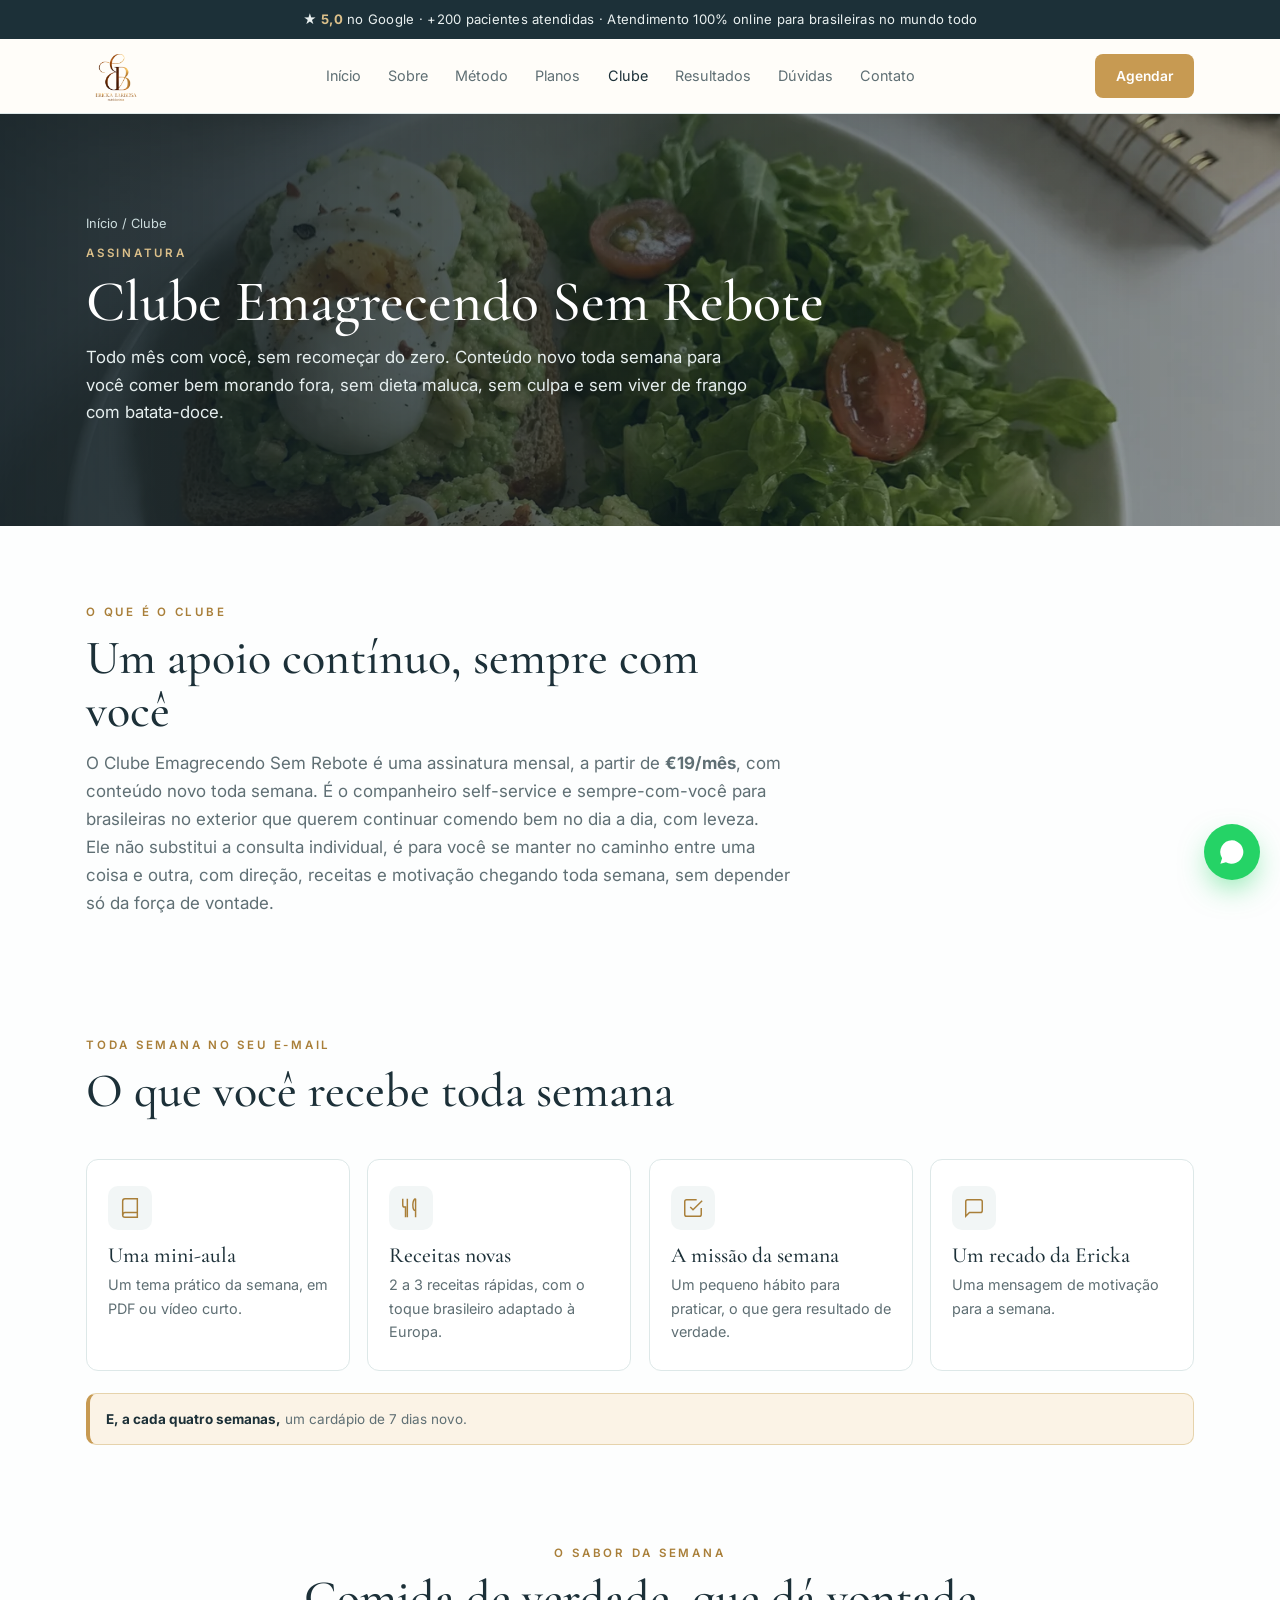
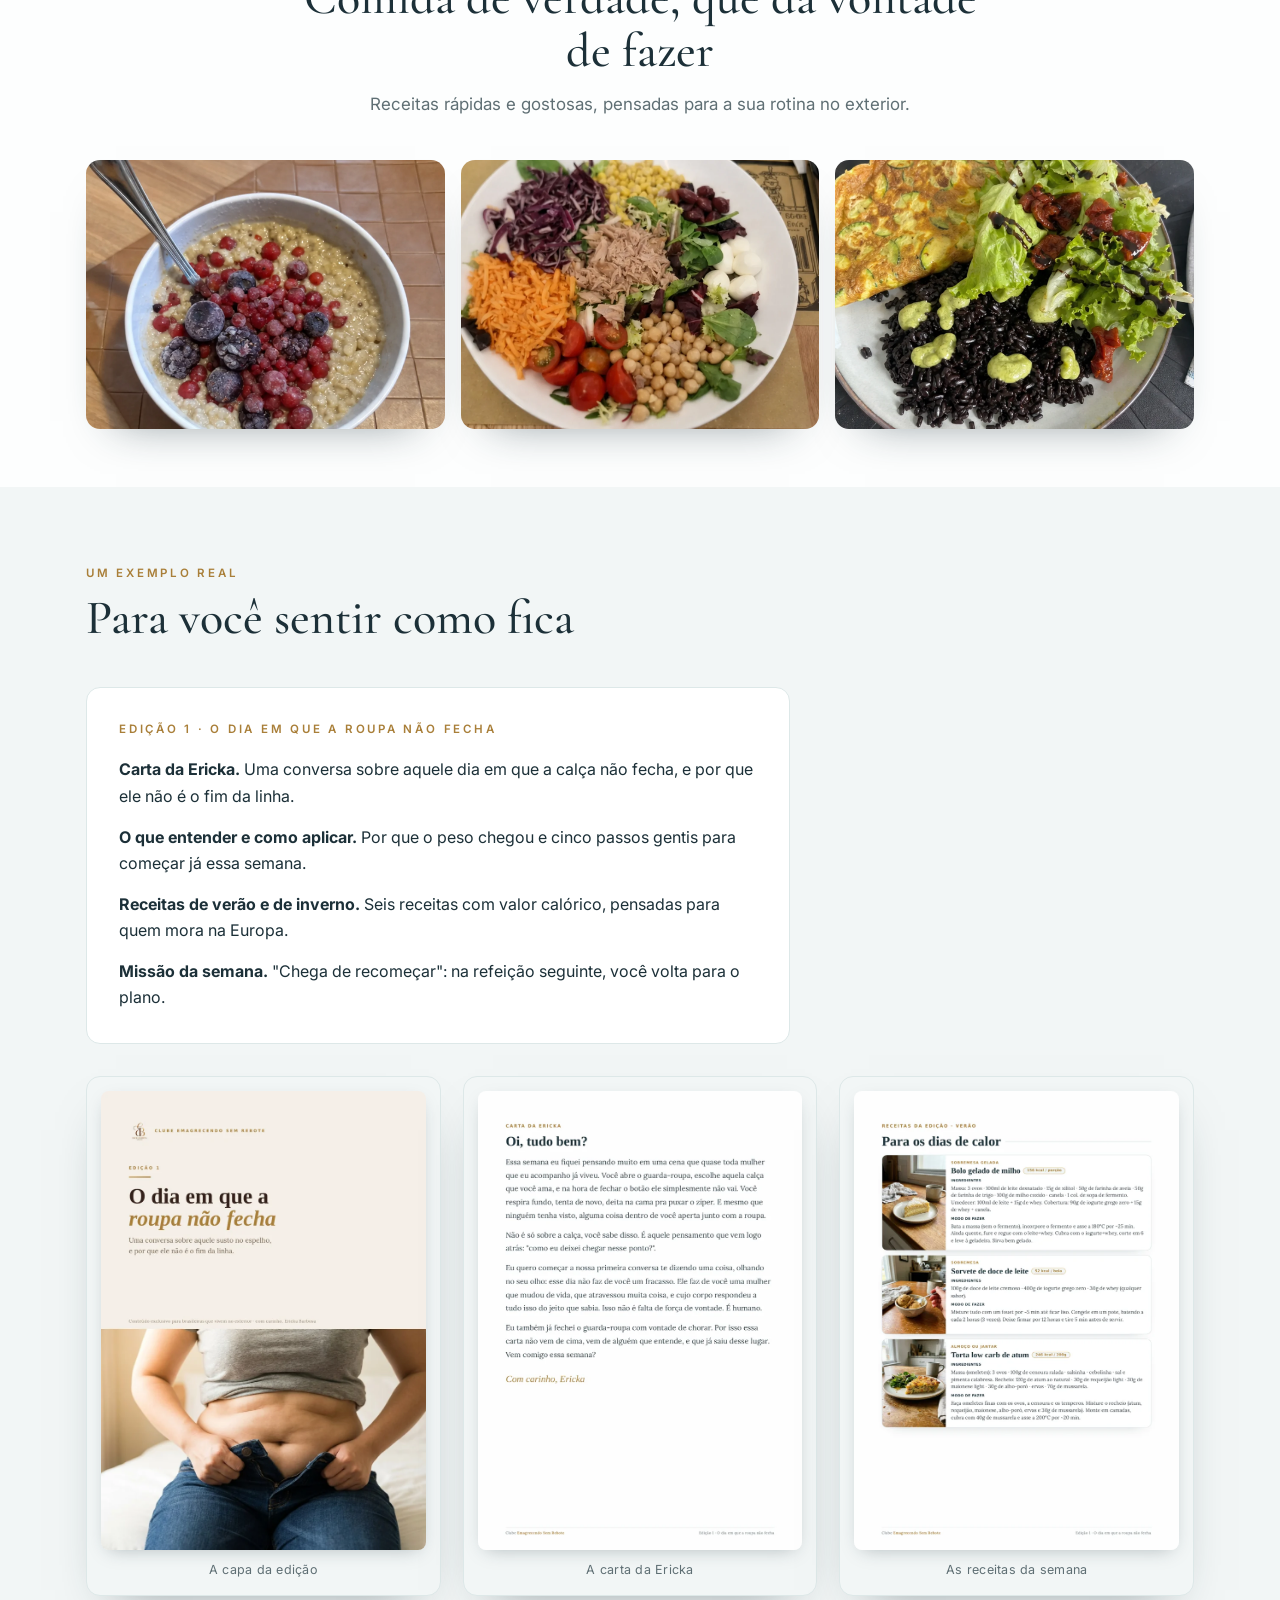
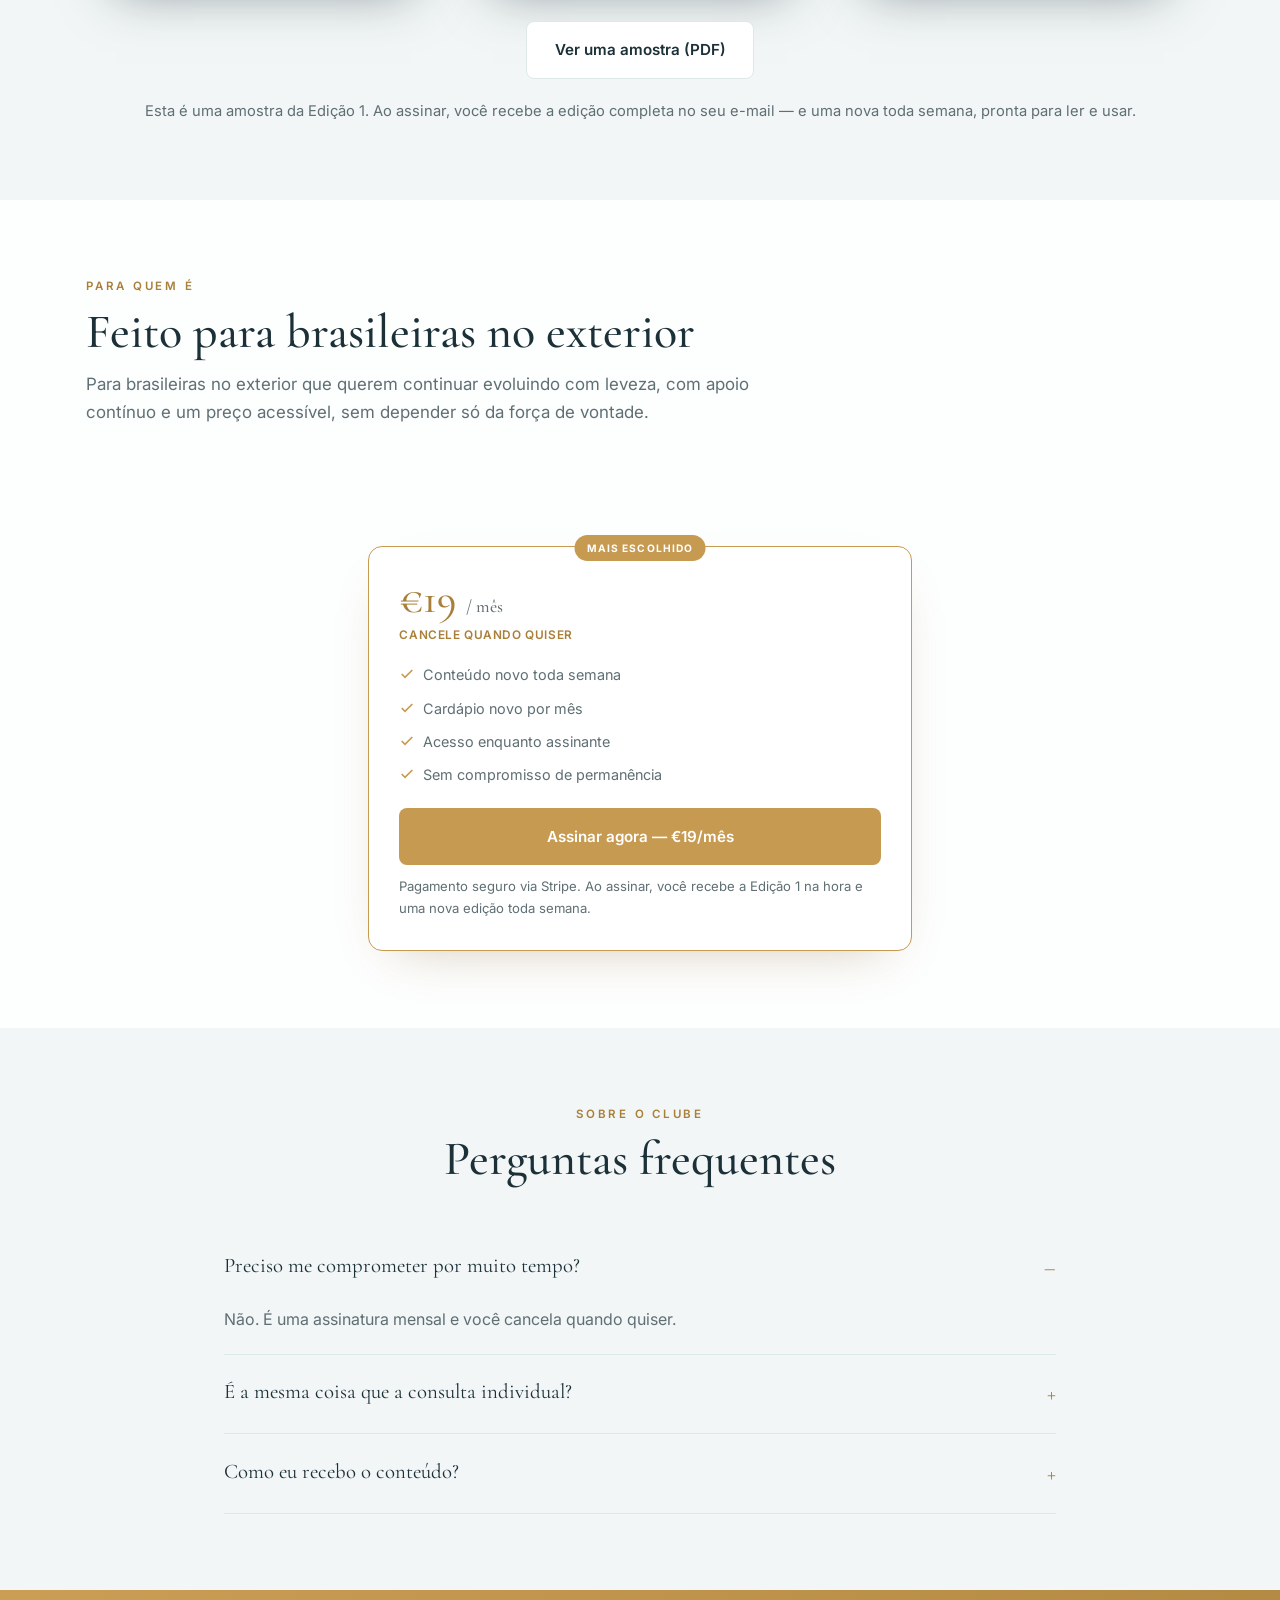
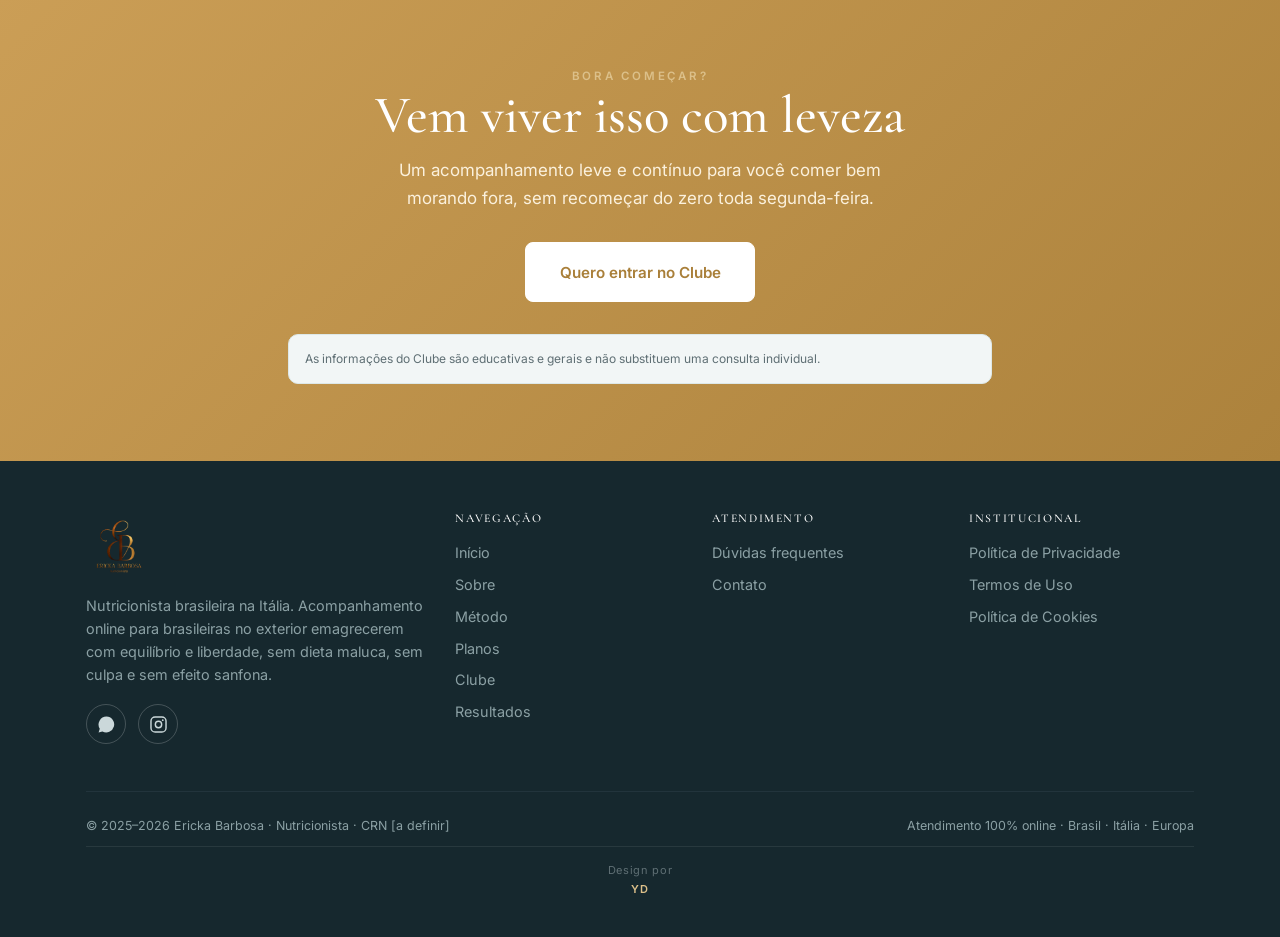
<file: clube.html>
<!DOCTYPE html>
<html lang="pt-BR">
<head>
<meta charset="UTF-8">
<meta name="viewport" content="width=device-width, initial-scale=1.0">
<title>Clube Emagrecendo Sem Rebote · Assinatura | Ericka Barbosa</title>
<meta name="description" content="O Clube Emagrecendo Sem Rebote é a assinatura da nutricionista Ericka Barbosa: conteúdo novo toda semana para brasileiras no exterior comerem bem, sem dieta maluca. A partir de €19/mês.">
<meta name="keywords" content="clube mais vida real, assinatura nutricionista, conteúdo nutricional mensal, nutricionista para brasileiras no exterior, comer bem morando fora, receitas brasileiras na Europa">
<meta name="robots" content="index, follow, max-image-preview:large">
<link rel="canonical" href="https://erickabarbosa.com/clube.html">
<meta property="og:type" content="website"><meta property="og:locale" content="pt_BR">
<meta property="og:title" content="Clube Emagrecendo Sem Rebote · Assinatura | Ericka Barbosa">
<meta property="og:description" content="O Clube Emagrecendo Sem Rebote é a assinatura da nutricionista Ericka Barbosa: conteúdo novo toda semana para brasileiras no exterior comerem bem, sem dieta maluca. A partir de €19/mês.">
<meta property="og:image" content="https://erickabarbosa.com/img/og.jpg">
<meta property="og:image:width" content="1200">
<meta property="og:image:height" content="630">
<meta property="og:image:alt" content="Ericka Barbosa, nutricionista brasileira na Itália">
<meta property="og:url" content="https://erickabarbosa.com/clube.html">
<meta name="twitter:card" content="summary_large_image">
<meta name="twitter:title" content="Clube Emagrecendo Sem Rebote · Assinatura | Ericka Barbosa">
<meta name="twitter:description" content="O Clube Emagrecendo Sem Rebote é a assinatura da nutricionista Ericka Barbosa: conteúdo novo toda semana para brasileiras no exterior comerem bem, sem dieta maluca. A partir de €19/mês.">
<meta name="twitter:image" content="https://erickabarbosa.com/img/og.jpg">
<link rel="icon" href="/favicon.ico" sizes="any">
<link rel="icon" type="image/png" sizes="32x32" href="/img/favicon-32.png">
<link rel="icon" type="image/png" sizes="16x16" href="/img/favicon-16.png">
<link rel="apple-touch-icon" sizes="180x180" href="/img/apple-touch-icon.png">
<link rel="manifest" href="/site.webmanifest">
<meta name="theme-color" content="#1c3038">
<link rel="preconnect" href="https://fonts.googleapis.com"><link rel="preconnect" href="https://fonts.gstatic.com" crossorigin>
<link href="https://fonts.googleapis.com/css2?family=Cormorant+Garamond:ital,wght@0,400;0,500;0,600;1,400&family=Inter:wght@300;400;500;600;700&display=swap" rel="stylesheet">
<link rel="stylesheet" href="/css/main.css">
<script type="application/ld+json">
{"@context":"https://schema.org","@type":"Service","name":"Clube Emagrecendo Sem Rebote","serviceType":"Assinatura de conteúdo nutricional","provider":{"@type":"Person","name":"Ericka Barbosa","jobTitle":"Nutricionista"},"areaServed":["Brasil","Itália","Europa"],"description":"Assinatura mensal com conteúdo novo toda semana: aula, receitas, missão da semana e um cardápio novo por mês.","offers":{"@type":"Offer","price":"19","priceCurrency":"EUR","priceSpecification":{"@type":"UnitPriceSpecification","price":"19","priceCurrency":"EUR","unitCode":"MON","referenceQuantity":{"@type":"QuantitativeValue","value":"1","unitCode":"MON"}}}}
</script>
<script type="application/ld+json">
{"@context":"https://schema.org","@type":"FAQPage","mainEntity":[
{"@type":"Question","name":"Preciso me comprometer por muito tempo?","acceptedAnswer":{"@type":"Answer","text":"Não. É uma assinatura mensal e você cancela quando quiser."}},
{"@type":"Question","name":"É a mesma coisa que a consulta individual?","acceptedAnswer":{"@type":"Answer","text":"Não. O Clube é conteúdo para te acompanhar no dia a dia. O plano personalizado, com ajustes para o seu corpo e a sua rotina, é o acompanhamento individual."}},
{"@type":"Question","name":"Como eu recebo o conteúdo?","acceptedAnswer":{"@type":"Answer","text":"Tudo chega no seu e-mail, toda semana, de forma automática. É só aproveitar."}}
]}
</script>
<!-- Google tag (gtag.js) -->
<script async src="https://www.googletagmanager.com/gtag/js?id=G-SHVP5NLDQ2"></script>
<script>
  window.dataLayer = window.dataLayer || [];
  function gtag(){dataLayer.push(arguments);}
  gtag('js', new Date());
  gtag('config', 'G-SHVP5NLDQ2');
</script>
</head>
<body>
<div class="abar">★ <b>5,0</b> no Google · +200 pacientes atendidas · Atendimento 100% online para brasileiras no mundo todo</div>
<header><div class="wrap"><nav>
  <a class="brand" href="/"><img src="/img/logo.webp" alt="Ericka Barbosa Nutricionista"></a>
  <div class="nl">
    <a href="/">Início</a><a href="/sobre.html">Sobre</a><a href="/metodo.html">Método</a><a href="/planos.html">Planos</a><a href="/clube.html">Clube</a><a href="/resultados.html">Resultados</a><a href="/faq.html">Dúvidas</a><a href="/contato.html">Contato</a>
  </div>
  <div class="nav-right">
    <a class="btn wa nav-wa" href="https://wa.me/393758110439?text=Ol%C3%A1%2C%20Ericka!%20Quero%20agendar%20minha%20consulta." target="_blank" rel="noopener">Agendar</a>
    <button class="menu-btn" aria-label="Menu" onclick="this.closest('header').querySelector('.mobile').classList.toggle('open')"><span></span><span></span><span></span></button>
  </div>
</nav></div>
<div class="mobile">
  <button class="mobile-close" aria-label="Fechar menu" onclick="this.closest('.mobile').classList.remove('open')">&times;</button>
  <a href="/">Início</a><a href="/sobre.html">Sobre</a><a href="/metodo.html">Método</a><a href="/planos.html">Planos</a><a href="/clube.html">Clube</a><a href="/resultados.html">Resultados</a><a href="/faq.html">Dúvidas</a><a href="/contato.html">Contato</a>
  <a class="btn wa" href="https://wa.me/393758110439?text=Ol%C3%A1%2C%20Ericka!%20Quero%20agendar%20minha%20consulta." target="_blank" rel="noopener"><svg aria-hidden="true" viewBox="0 0 24 24" fill="currentColor"><path d="M17.5 14.4c-.3-.2-1.7-.8-2-.9-.3-.1-.5-.2-.7.2s-.8.9-.9 1.1c-.2.2-.3.2-.6.1-1.7-.9-2.9-1.6-4-3.5-.3-.5.3-.5.8-1.6.1-.2 0-.4 0-.5s-.7-1.7-1-2.3c-.3-.6-.5-.5-.7-.5h-.6c-.2 0-.5.1-.8.4s-1 1-1 2.5 1.1 2.9 1.2 3.1c.2.2 2.1 3.2 5.1 4.5.7.3 1.3.5 1.7.6.7.2 1.4.2 1.9.1.6-.1 1.7-.7 2-1.4.2-.7.2-1.2.2-1.4-.1-.1-.3-.2-.6-.3zM12 2a10 10 0 00-8.5 15.3L2 22l4.8-1.3A10 10 0 1012 2z"/></svg> Agendar pelo WhatsApp</a>
  <div class="mobile-social"><a href="https://wa.me/393758110439" target="_blank" rel="noopener" aria-label="WhatsApp"><svg aria-hidden="true" viewBox="0 0 24 24" fill="currentColor"><path d="M17.5 14.4c-.3-.2-1.7-.8-2-.9-.3-.1-.5-.2-.7.2s-.8.9-.9 1.1c-.2.2-.3.2-.6.1-1.7-.9-2.9-1.6-4-3.5-.3-.5.3-.5.8-1.6.1-.2 0-.4 0-.5s-.7-1.7-1-2.3c-.3-.6-.5-.5-.7-.5h-.6c-.2 0-.5.1-.8.4s-1 1-1 2.5 1.1 2.9 1.2 3.1c.2.2 2.1 3.2 5.1 4.5.7.3 1.3.5 1.7.6.7.2 1.4.2 1.9.1.6-.1 1.7-.7 2-1.4.2-.7.2-1.2.2-1.4-.1-.1-.3-.2-.6-.3zM12 2a10 10 0 00-8.5 15.3L2 22l4.8-1.3A10 10 0 1012 2z"/></svg></a><a href="https://instagram.com/erickapsbarbosa" target="_blank" rel="noopener" aria-label="Instagram"><svg aria-hidden="true" viewBox="0 0 24 24" fill="none" stroke="currentColor" stroke-width="1.8"><rect x="2.5" y="2.5" width="19" height="19" rx="5.2"/><circle cx="12" cy="12" r="4"/><circle cx="17.4" cy="6.6" r="1.1" fill="currentColor" stroke="none"/></svg></a></div>
</div>
</header>
<a class="fab" href="https://wa.me/393758110439?text=Ol%C3%A1%2C%20Ericka!%20Quero%20agendar%20minha%20consulta." target="_blank" rel="noopener" aria-label="Falar no WhatsApp"><svg aria-hidden="true" viewBox="0 0 24 24" fill="currentColor"><path d="M17.5 14.4c-.3-.2-1.7-.8-2-.9-.3-.1-.5-.2-.7.2s-.8.9-.9 1.1c-.2.2-.3.2-.6.1-1.7-.9-2.9-1.6-4-3.5-.3-.5.3-.5.8-1.6.1-.2 0-.4 0-.5s-.7-1.7-1-2.3c-.3-.6-.5-.5-.7-.5h-.6c-.2 0-.5.1-.8.4s-1 1-1 2.5 1.1 2.9 1.2 3.1c.2.2 2.1 3.2 5.1 4.5.7.3 1.3.5 1.7.6.7.2 1.4.2 1.9.1.6-.1 1.7-.7 2-1.4.2-.7.2-1.2.2-1.4-.1-.1-.3-.2-.6-.3zM12 2a10 10 0 00-8.5 15.3L2 22l4.8-1.3A10 10 0 1012 2z"/></svg></a>

<main>
<div class="phead hero-img" style="background-image:linear-gradient(90deg,rgba(16,30,36,.9),rgba(16,30,36,.42)),url(/img/food/dinner.webp)"><div class="wrap">
  <div class="crumb"><a href="/">Início</a> / Clube</div>
  <div class="eye" style="margin-top:.6rem">Assinatura</div>
  <h1>Clube Emagrecendo Sem Rebote</h1>
  <p>Todo mês com você, sem recomeçar do zero. Conteúdo novo toda semana para você comer bem morando fora, sem dieta maluca, sem culpa e sem viver de frango com batata-doce.</p>
</div></div>

<section><div class="wrap">
  <div class="sh"><div class="eye">O que é o Clube</div><h2>Um apoio contínuo, sempre com você</h2>
    <p>O Clube Emagrecendo Sem Rebote é uma assinatura mensal, a partir de <strong>€19/mês</strong>, com conteúdo novo toda semana. É o companheiro self-service e sempre-com-você para brasileiras no exterior que querem continuar comendo bem no dia a dia, com leveza.</p>
    <p>Ele não substitui a consulta individual, é para você se manter no caminho entre uma coisa e outra, com direção, receitas e motivação chegando toda semana, sem depender só da força de vontade.</p>
  </div>
</div></section>

<section style="padding-top:0"><div class="wrap">
  <div class="sh"><div class="eye">Toda semana no seu e-mail</div><h2>O que você recebe toda semana</h2></div>
  <div class="ig">
    <div class="inc"><div class="ic"><svg aria-hidden="true" viewBox="0 0 24 24" fill="none" stroke="currentColor" stroke-width="1.6"><path d="M4 19.5A2.5 2.5 0 016.5 17H20"/><path d="M6.5 2H20v20H6.5A2.5 2.5 0 014 19.5v-15A2.5 2.5 0 016.5 2z"/></svg></div><h3>Uma mini-aula</h3><p>Um tema prático da semana, em PDF ou vídeo curto.</p></div>
    <div class="inc"><div class="ic"><svg aria-hidden="true" viewBox="0 0 24 24" fill="none" stroke="currentColor" stroke-width="1.6"><path d="M3 2v7c0 1.1.9 2 2 2h1v11M8 2v20M17 2c-1.7 0-3 3-3 6.5S15.3 15 17 15m0-13v20"/></svg></div><h3>Receitas novas</h3><p>2 a 3 receitas rápidas, com o toque brasileiro adaptado à Europa.</p></div>
    <div class="inc"><div class="ic"><svg aria-hidden="true" viewBox="0 0 24 24" fill="none" stroke="currentColor" stroke-width="1.6"><path d="M9 11l3 3L22 4"/><path d="M21 12v7a2 2 0 01-2 2H5a2 2 0 01-2-2V5a2 2 0 012-2h11"/></svg></div><h3>A missão da semana</h3><p>Um pequeno hábito para praticar, o que gera resultado de verdade.</p></div>
    <div class="inc"><div class="ic"><svg aria-hidden="true" viewBox="0 0 24 24" fill="none" stroke="currentColor" stroke-width="1.6"><path d="M21 15a2 2 0 01-2 2H7l-4 4V5a2 2 0 012-2h14a2 2 0 012 2z"/></svg></div><h3>Um recado da Ericka</h3><p>Uma mensagem de motivação para a semana.</p></div>
  </div>
  <div class="note"><b>E, a cada quatro semanas,</b> um cardápio de 7 dias novo.</div>
</div></section>

<section class="foodband" style="padding-top:0"><div class="wrap">
  <div class="sh c"><div class="eye">O sabor da semana</div><h2>Comida de verdade, que dá vontade de fazer</h2><p>Receitas rápidas e gostosas, pensadas para a sua rotina no exterior.</p></div>
  <div class="foodcells">
    <figure><img src="/img/food/breakfast.webp" alt="Café da manhã saudável" loading="lazy"></figure>
    <figure><img src="/img/food/salad.webp" alt="Salada colorida e fresca" loading="lazy"></figure>
    <figure><img src="/img/food/mealprep.webp" alt="Refeições prontas da semana" loading="lazy"></figure>
  </div>
</div></section>

<section class="rev"><div class="wrap">
  <div class="sh"><div class="eye">Um exemplo real</div><h2>Para você sentir como fica</h2></div>
  <div class="ccard" style="max-width:44rem">
    <div class="eye">Edição 1 · O dia em que a roupa não fecha</div>
    <ul style="list-style:none;margin-top:1.1rem;display:flex;flex-direction:column;gap:.9rem">
      <li><strong>Carta da Ericka.</strong> Uma conversa sobre aquele dia em que a calça não fecha, e por que ele não é o fim da linha.</li>
      <li><strong>O que entender e como aplicar.</strong> Por que o peso chegou e cinco passos gentis para começar já essa semana.</li>
      <li><strong>Receitas de verão e de inverno.</strong> Seis receitas com valor calórico, pensadas para quem mora na Europa.</li>
      <li><strong>Missão da semana.</strong> "Chega de recomeçar": na refeição seguinte, você volta para o plano.</li>
    </ul>
  </div>
  <div class="peek" style="margin-top:2rem">
    <figure><img src="/img/clube/capa.webp" alt="Capa da Edição 1 do Clube Emagrecendo Sem Rebote" loading="lazy"><figcaption>A capa da edição</figcaption></figure>
    <figure><img src="/img/clube/carta.webp" alt="A carta da Ericka em uma edição do Clube" loading="lazy"><figcaption>A carta da Ericka</figcaption></figure>
    <figure><img src="/img/clube/receitas.webp" alt="Página de receitas de uma edição do Clube" loading="lazy"><figcaption>As receitas da semana</figcaption></figure>
  </div>
  <div class="center" style="margin-top:1.6rem"><a class="btn gh" href="/clube-amostra.pdf" target="_blank" rel="noopener">Ver uma amostra (PDF)</a></div>
  <p style="text-align:center;color:var(--soft);font-size:.92rem;margin-top:1.3rem">Esta é uma amostra da Edição 1. Ao assinar, você recebe a edição completa no seu e-mail — e uma nova toda semana, pronta para ler e usar.</p>
</div></section>

<section><div class="wrap">
  <div class="sh"><div class="eye">Para quem é</div><h2>Feito para brasileiras no exterior</h2>
    <p>Para brasileiras no exterior que querem continuar evoluindo com leveza, com apoio contínuo e um preço acessível, sem depender só da força de vontade.</p>
  </div>
</div></section>

<section class="faq" style="padding-top:0;background:transparent"><div class="wrap">
  <div class="pl" style="grid-template-columns:1fr;max-width:34rem;margin:0 auto">
    <div class="p f">
      <h3 style="font-size:2.6rem;color:var(--gold-d)">€19 <span style="font-size:1.1rem;color:var(--soft)">/ mês</span></h3>
      <div class="tg">Cancele quando quiser</div>
      <ul>
        <li><svg aria-hidden="true" viewBox="0 0 24 24" fill="none" stroke="currentColor" stroke-width="2.5"><path d="M20 6L9 17l-5-5"/></svg>Conteúdo novo toda semana</li>
        <li><svg aria-hidden="true" viewBox="0 0 24 24" fill="none" stroke="currentColor" stroke-width="2.5"><path d="M20 6L9 17l-5-5"/></svg>Cardápio novo por mês</li>
        <li><svg aria-hidden="true" viewBox="0 0 24 24" fill="none" stroke="currentColor" stroke-width="2.5"><path d="M20 6L9 17l-5-5"/></svg>Acesso enquanto assinante</li>
        <li><svg aria-hidden="true" viewBox="0 0 24 24" fill="none" stroke="currentColor" stroke-width="2.5"><path d="M20 6L9 17l-5-5"/></svg>Sem compromisso de permanência</li>
      </ul>
      <a class="btn wa" href="https://buy.stripe.com/cNi00lb3X06A0BDcYIfnO01" target="_blank" rel="noopener" onclick="try{gtag('event','begin_checkout',{currency:'EUR',value:19,items:[{item_id:'clube',item_name:'Clube Emagrecendo Sem Rebote'}]});}catch(e){}">Assinar agora — €19/mês</a>
      <p style="margin:.7rem 0 0;font-size:.82rem;color:var(--soft)">Pagamento seguro via Stripe. Ao assinar, você recebe a Edição 1 na hora e uma nova edição toda semana.</p>
    </div>
  </div>
</div></section>

<section class="faq"><div class="wrap">
  <div class="sh c"><div class="eye">Sobre o Clube</div><h2>Perguntas frequentes</h2></div>
  <div class="fl">
    <details class="qa" open><summary>Preciso me comprometer por muito tempo?</summary><p>Não. É uma assinatura mensal e você cancela quando quiser.</p></details>
    <details class="qa"><summary>É a mesma coisa que a consulta individual?</summary><p>Não. O Clube é conteúdo para te acompanhar no dia a dia. O plano personalizado, com ajustes para o seu corpo e a sua rotina, é o acompanhamento individual.</p></details>
    <details class="qa"><summary>Como eu recebo o conteúdo?</summary><p>Tudo chega no seu e-mail, toda semana, de forma automática. É só aproveitar.</p></details>
  </div>
</div></section>

<section class="fin"><div class="wrap">
  <div class="eye" style="color:var(--gold-l)">Bora começar?</div>
  <h2>Vem viver isso com leveza</h2>
  <p>Um acompanhamento leve e contínuo para você comer bem morando fora, sem recomeçar do zero toda segunda-feira.</p>
  <a class="btn wa" href="https://wa.me/393758110439?text=Ol%C3%A1%2C%20Ericka!%20Quero%20entrar%20no%20Clube%20Emagrecendo%20Sem%20Rebote." target="_blank" rel="noopener" style="padding:1.05rem 2.1rem">Quero entrar no Clube</a>
  <div class="disc" style="max-width:44rem;margin:2rem auto 0;text-align:left">As informações do Clube são educativas e gerais e não substituem uma consulta individual.</div>
</div></section>
</main>
<footer><div class="wrap">
  <div class="fgrid">
    <div>
      <img class="flogo" src="/img/logo.webp" alt="Ericka Barbosa Nutricionista">
      <p class="desc">Nutricionista brasileira na Itália. Acompanhamento online para brasileiras no exterior emagrecerem com equilíbrio e liberdade, sem dieta maluca, sem culpa e sem efeito sanfona.</p>
      <div class="fsocial"><a href="https://wa.me/393758110439" target="_blank" rel="noopener" aria-label="WhatsApp"><svg aria-hidden="true" viewBox="0 0 24 24" fill="currentColor"><path d="M17.5 14.4c-.3-.2-1.7-.8-2-.9-.3-.1-.5-.2-.7.2s-.8.9-.9 1.1c-.2.2-.3.2-.6.1-1.7-.9-2.9-1.6-4-3.5-.3-.5.3-.5.8-1.6.1-.2 0-.4 0-.5s-.7-1.7-1-2.3c-.3-.6-.5-.5-.7-.5h-.6c-.2 0-.5.1-.8.4s-1 1-1 2.5 1.1 2.9 1.2 3.1c.2.2 2.1 3.2 5.1 4.5.7.3 1.3.5 1.7.6.7.2 1.4.2 1.9.1.6-.1 1.7-.7 2-1.4.2-.7.2-1.2.2-1.4-.1-.1-.3-.2-.6-.3zM12 2a10 10 0 00-8.5 15.3L2 22l4.8-1.3A10 10 0 1012 2z"/></svg></a><a href="https://instagram.com/erickapsbarbosa" target="_blank" rel="noopener" aria-label="Instagram"><svg aria-hidden="true" viewBox="0 0 24 24" fill="none" stroke="currentColor" stroke-width="1.8"><rect x="2.5" y="2.5" width="19" height="19" rx="5.2"/><circle cx="12" cy="12" r="4"/><circle cx="17.4" cy="6.6" r="1.1" fill="currentColor" stroke="none"/></svg></a></div>
    </div>
    <div><h4>Navegação</h4>
      <a href="/">Início</a><a href="/sobre.html">Sobre</a><a href="/metodo.html">Método</a><a href="/planos.html">Planos</a><a href="/clube.html">Clube</a><a href="/resultados.html">Resultados</a>
    </div>
    <div><h4>Atendimento</h4>
      <a href="/faq.html">Dúvidas frequentes</a><a href="/contato.html">Contato</a>
    </div>
    <div><h4>Institucional</h4>
      <a href="/politica-de-privacidade.html">Política de Privacidade</a>
      <a href="/termos-de-uso.html">Termos de Uso</a>
      <a href="/politica-de-cookies.html">Política de Cookies</a>
    </div>
  </div>
  <div class="fbottom">
    <span>© <span id="y"></span> Ericka Barbosa · Nutricionista · CRN [a definir]</span>
    <span>Atendimento 100% online · Brasil · Itália · Europa</span>
  </div>
<div class="fcredit">Design por <a href="https://yektad.com/" title="Website by YektaD" target="_blank" rel="noopener">YD</a></div></div></footer>
<script>
document.getElementById('y')&&(document.getElementById('y').textContent='2025\u2013'+new Date().getFullYear());
(function(){var p=location.pathname.replace(/index\.html$/,'')||'/';document.querySelectorAll('.nl a').forEach(function(a){var h=a.getAttribute('href');if(h===p||(h!=='/'&&p.indexOf(h)===0))a.classList.add('active');});})();document.querySelectorAll('.mobile a').forEach(function(a){a.addEventListener('click',function(){var m=document.querySelector('.mobile');if(m)m.classList.remove('open');});});
</script>

</body>
</html>
</file>
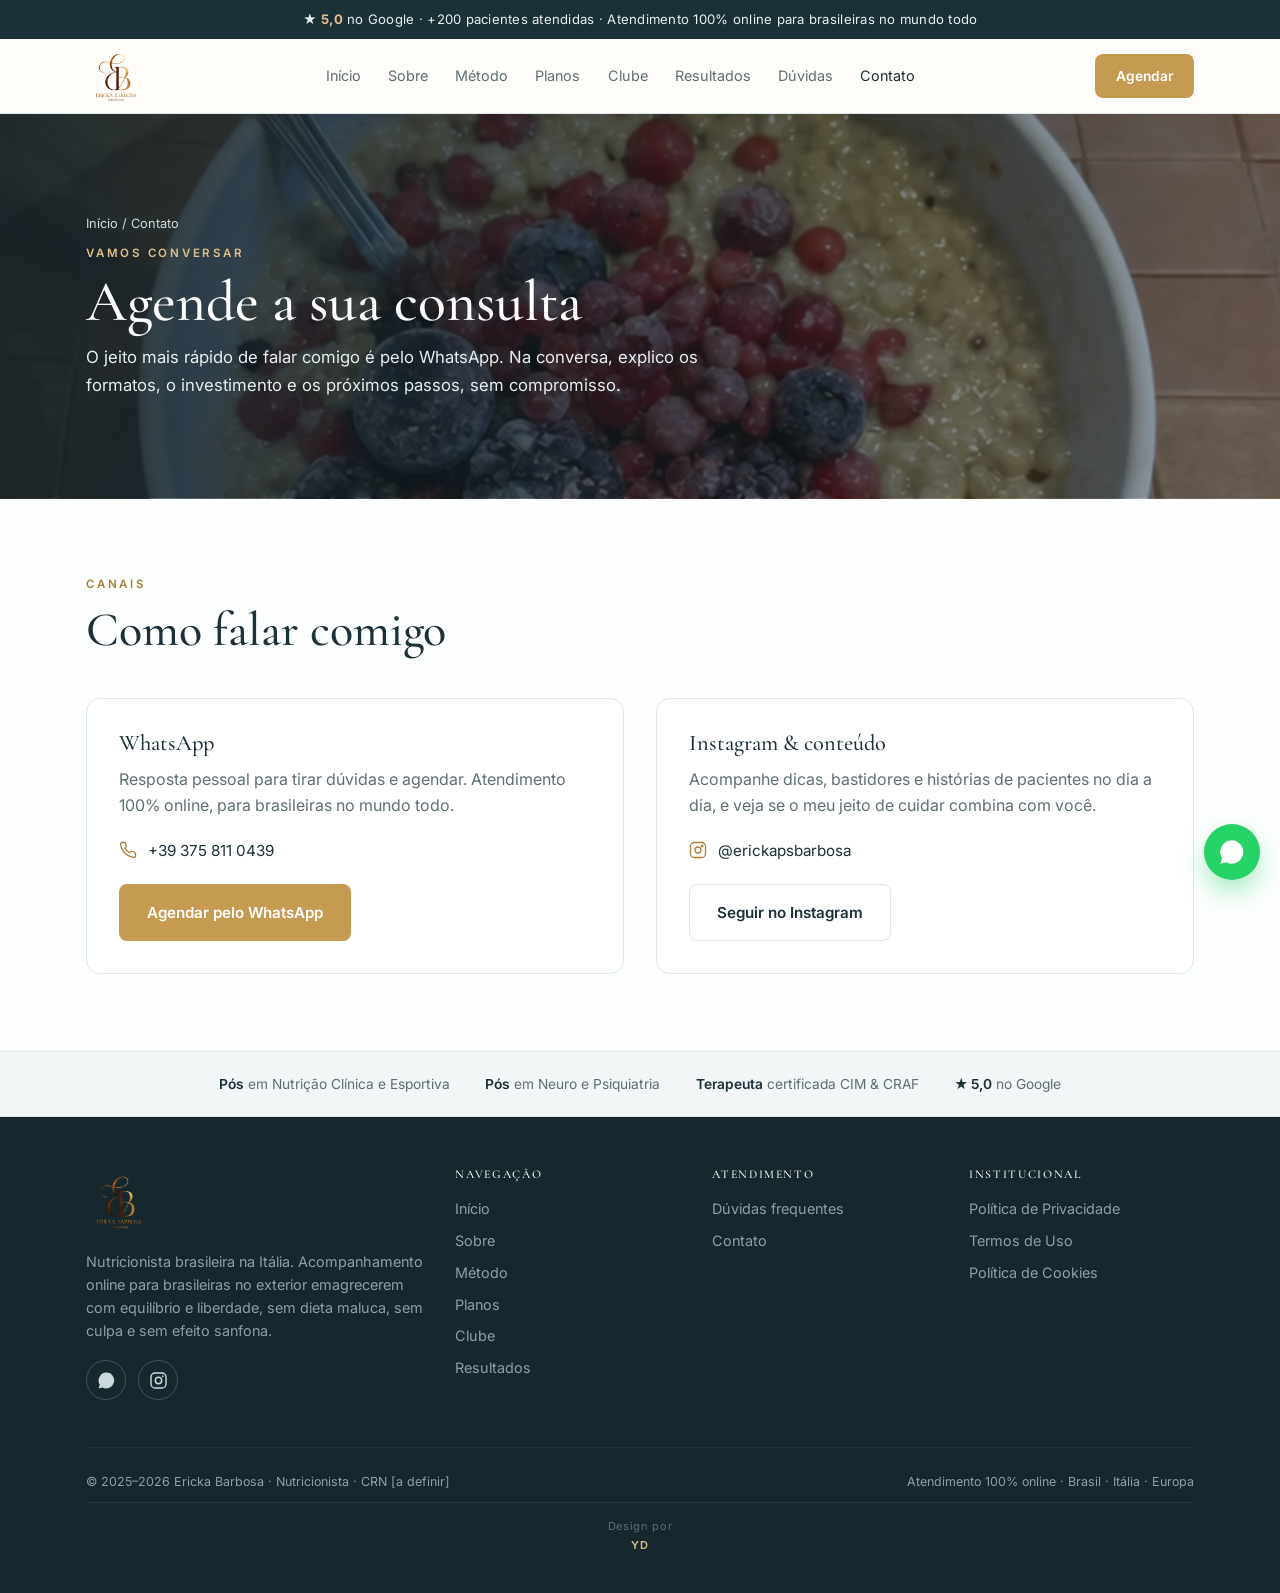
<file: contato.html>
<!DOCTYPE html>
<html lang="pt-BR">
<head>
<meta charset="UTF-8">
<meta name="viewport" content="width=device-width, initial-scale=1.0">
<title>Contato | Ericka Barbosa Nutricionista na Itália</title>
<meta name="description" content="Fale com a Ericka Barbosa pelo WhatsApp e comece seu acompanhamento nutricional online. Para brasileiras no Brasil, na Itália e na Europa.">
<meta name="keywords" content="contato nutricionista, agendar consulta nutricionista online, WhatsApp nutricionista brasileira Italia">
<meta name="robots" content="index, follow, max-image-preview:large">
<link rel="canonical" href="https://erickabarbosa.com/contato.html">
<meta property="og:type" content="website"><meta property="og:locale" content="pt_BR">
<meta property="og:title" content="Contato, Ericka Barbosa Nutricionista">
<meta property="og:description" content="Fale com a Ericka Barbosa pelo WhatsApp e comece seu acompanhamento nutricional online. Para brasileiras no Brasil, na Itália e na Europa.">
<meta property="og:image" content="https://erickabarbosa.com/img/og.jpg">
<meta property="og:image:width" content="1200">
<meta property="og:image:height" content="630">
<meta property="og:image:alt" content="Ericka Barbosa, nutricionista brasileira na Itália">
<meta property="og:url" content="https://erickabarbosa.com/contato.html">
<meta name="twitter:card" content="summary_large_image">
<meta name="twitter:title" content="Contato, Ericka Barbosa Nutricionista">
<meta name="twitter:description" content="Fale com a Ericka Barbosa pelo WhatsApp e comece seu acompanhamento nutricional online. Para brasileiras no Brasil, na Itália e na Europa.">
<meta name="twitter:image" content="https://erickabarbosa.com/img/og.jpg">
<link rel="icon" href="/favicon.ico" sizes="any">
<link rel="icon" type="image/png" sizes="32x32" href="/img/favicon-32.png">
<link rel="icon" type="image/png" sizes="16x16" href="/img/favicon-16.png">
<link rel="apple-touch-icon" sizes="180x180" href="/img/apple-touch-icon.png">
<link rel="manifest" href="/site.webmanifest">
<meta name="theme-color" content="#1c3038">
<link rel="preconnect" href="https://fonts.googleapis.com"><link rel="preconnect" href="https://fonts.gstatic.com" crossorigin>
<link href="https://fonts.googleapis.com/css2?family=Cormorant+Garamond:ital,wght@0,400;0,500;0,600;1,400&family=Inter:wght@300;400;500;600;700&display=swap" rel="stylesheet">
<link rel="stylesheet" href="/css/main.css">
<script type="application/ld+json">
{"@context":"https://schema.org","@type":"ContactPage","name":"Contato, Ericka Barbosa","mainEntity":{"@type":"Person","name":"Ericka Barbosa","jobTitle":"Nutricionista","contactPoint":{"@type":"ContactPoint","contactType":"customer support","telephone":"+393758110439","availableLanguage":["Portuguese"]}}}
</script>
<!-- Google tag (gtag.js) -->
<script async src="https://www.googletagmanager.com/gtag/js?id=G-SHVP5NLDQ2"></script>
<script>
  window.dataLayer = window.dataLayer || [];
  function gtag(){dataLayer.push(arguments);}
  gtag('js', new Date());
  gtag('config', 'G-SHVP5NLDQ2');
</script>
</head>
<body>
<div class="abar">★ <b>5,0</b> no Google · +200 pacientes atendidas · Atendimento 100% online para brasileiras no mundo todo</div>
<header><div class="wrap"><nav>
  <a class="brand" href="/"><img src="/img/logo.webp" alt="Ericka Barbosa Nutricionista"></a>
  <div class="nl">
    <a href="/">Início</a><a href="/sobre.html">Sobre</a><a href="/metodo.html">Método</a><a href="/planos.html">Planos</a><a href="/clube.html">Clube</a><a href="/resultados.html">Resultados</a><a href="/faq.html">Dúvidas</a><a href="/contato.html">Contato</a>
  </div>
  <div class="nav-right">
    <a class="btn wa nav-wa" href="https://wa.me/393758110439?text=Ol%C3%A1%2C%20Ericka!%20Quero%20agendar%20minha%20consulta." target="_blank" rel="noopener">Agendar</a>
    <button class="menu-btn" aria-label="Menu" onclick="this.closest('header').querySelector('.mobile').classList.toggle('open')"><span></span><span></span><span></span></button>
  </div>
</nav></div>
<div class="mobile">
  <button class="mobile-close" aria-label="Fechar menu" onclick="this.closest('.mobile').classList.remove('open')">&times;</button>
  <a href="/">Início</a><a href="/sobre.html">Sobre</a><a href="/metodo.html">Método</a><a href="/planos.html">Planos</a><a href="/clube.html">Clube</a><a href="/resultados.html">Resultados</a><a href="/faq.html">Dúvidas</a><a href="/contato.html">Contato</a>
  <a class="btn wa" href="https://wa.me/393758110439?text=Ol%C3%A1%2C%20Ericka!%20Quero%20agendar%20minha%20consulta." target="_blank" rel="noopener"><svg aria-hidden="true" viewBox="0 0 24 24" fill="currentColor"><path d="M17.5 14.4c-.3-.2-1.7-.8-2-.9-.3-.1-.5-.2-.7.2s-.8.9-.9 1.1c-.2.2-.3.2-.6.1-1.7-.9-2.9-1.6-4-3.5-.3-.5.3-.5.8-1.6.1-.2 0-.4 0-.5s-.7-1.7-1-2.3c-.3-.6-.5-.5-.7-.5h-.6c-.2 0-.5.1-.8.4s-1 1-1 2.5 1.1 2.9 1.2 3.1c.2.2 2.1 3.2 5.1 4.5.7.3 1.3.5 1.7.6.7.2 1.4.2 1.9.1.6-.1 1.7-.7 2-1.4.2-.7.2-1.2.2-1.4-.1-.1-.3-.2-.6-.3zM12 2a10 10 0 00-8.5 15.3L2 22l4.8-1.3A10 10 0 1012 2z"/></svg> Agendar pelo WhatsApp</a>
  <div class="mobile-social"><a href="https://wa.me/393758110439" target="_blank" rel="noopener" aria-label="WhatsApp"><svg aria-hidden="true" viewBox="0 0 24 24" fill="currentColor"><path d="M17.5 14.4c-.3-.2-1.7-.8-2-.9-.3-.1-.5-.2-.7.2s-.8.9-.9 1.1c-.2.2-.3.2-.6.1-1.7-.9-2.9-1.6-4-3.5-.3-.5.3-.5.8-1.6.1-.2 0-.4 0-.5s-.7-1.7-1-2.3c-.3-.6-.5-.5-.7-.5h-.6c-.2 0-.5.1-.8.4s-1 1-1 2.5 1.1 2.9 1.2 3.1c.2.2 2.1 3.2 5.1 4.5.7.3 1.3.5 1.7.6.7.2 1.4.2 1.9.1.6-.1 1.7-.7 2-1.4.2-.7.2-1.2.2-1.4-.1-.1-.3-.2-.6-.3zM12 2a10 10 0 00-8.5 15.3L2 22l4.8-1.3A10 10 0 1012 2z"/></svg></a><a href="https://instagram.com/erickapsbarbosa" target="_blank" rel="noopener" aria-label="Instagram"><svg aria-hidden="true" viewBox="0 0 24 24" fill="none" stroke="currentColor" stroke-width="1.8"><rect x="2.5" y="2.5" width="19" height="19" rx="5.2"/><circle cx="12" cy="12" r="4"/><circle cx="17.4" cy="6.6" r="1.1" fill="currentColor" stroke="none"/></svg></a></div>
</div>
</header>
<a class="fab" href="https://wa.me/393758110439?text=Ol%C3%A1%2C%20Ericka!%20Quero%20agendar%20minha%20consulta." target="_blank" rel="noopener" aria-label="Falar no WhatsApp"><svg aria-hidden="true" viewBox="0 0 24 24" fill="currentColor"><path d="M17.5 14.4c-.3-.2-1.7-.8-2-.9-.3-.1-.5-.2-.7.2s-.8.9-.9 1.1c-.2.2-.3.2-.6.1-1.7-.9-2.9-1.6-4-3.5-.3-.5.3-.5.8-1.6.1-.2 0-.4 0-.5s-.7-1.7-1-2.3c-.3-.6-.5-.5-.7-.5h-.6c-.2 0-.5.1-.8.4s-1 1-1 2.5 1.1 2.9 1.2 3.1c.2.2 2.1 3.2 5.1 4.5.7.3 1.3.5 1.7.6.7.2 1.4.2 1.9.1.6-.1 1.7-.7 2-1.4.2-.7.2-1.2.2-1.4-.1-.1-.3-.2-.6-.3zM12 2a10 10 0 00-8.5 15.3L2 22l4.8-1.3A10 10 0 1012 2z"/></svg></a>

<main>
<div class="phead hero-img" style="background-image:linear-gradient(90deg,rgba(16,30,36,.9),rgba(16,30,36,.42)),url(/img/food/breakfast.webp)"><div class="wrap">
  <div class="crumb"><a href="/">Início</a> / Contato</div>
  <div class="eye" style="margin-top:.6rem">Vamos conversar</div>
  <h1>Agende a sua consulta</h1>
  <p>O jeito mais rápido de falar comigo é pelo WhatsApp. Na conversa, explico os formatos, o investimento e os próximos passos, sem compromisso.</p>
</div></div>

<section><div class="wrap">
  <div class="sh"><div class="eye">Canais</div><h2>Como falar comigo</h2></div>
  <div class="contact-grid">
    <div class="ccard">
      <h3>WhatsApp</h3>
      <p>Resposta pessoal para tirar dúvidas e agendar. Atendimento 100% online, para brasileiras no mundo todo.</p>
      <div class="row"><svg aria-hidden="true" viewBox="0 0 24 24" fill="none" stroke="currentColor" stroke-width="1.7"><path d="M22 16.9v3a2 2 0 01-2.2 2 19.8 19.8 0 01-8.6-3.1 19.5 19.5 0 01-6-6A19.8 19.8 0 012 4.2 2 2 0 014 2h3a2 2 0 012 1.7c.1.9.3 1.8.6 2.6a2 2 0 01-.5 2.1L8 9.6a16 16 0 006 6l1.2-1.1a2 2 0 012.1-.5c.8.3 1.7.5 2.6.6a2 2 0 011.7 2z"/></svg><a href="tel:+393758110439">+39 375 811 0439</a></div>
      <a class="btn wa" href="https://wa.me/393758110439?text=Ol%C3%A1%2C%20Ericka!%20Quero%20agendar%20minha%20consulta." target="_blank" rel="noopener" style="margin-top:.6rem">Agendar pelo WhatsApp</a>
    </div>
    <div class="ccard">
      <h3>Instagram &amp; conteúdo</h3>
      <p>Acompanhe dicas, bastidores e histórias de pacientes no dia a dia, e veja se o meu jeito de cuidar combina com você.</p>
      <div class="row"><svg aria-hidden="true" viewBox="0 0 24 24" fill="none" stroke="currentColor" stroke-width="1.7"><rect x="2" y="2" width="20" height="20" rx="5"/><circle cx="12" cy="12" r="4"/><circle cx="17.5" cy="6.5" r="1"/></svg>@erickapsbarbosa</div>
      <a class="btn gh" href="https://instagram.com/erickapsbarbosa" target="_blank" rel="noopener" style="margin-top:.6rem">Seguir no Instagram</a>
    </div>
  </div>
</div></section>

<div class="creds"><div class="wrap">
  <span><b>Pós</b> em Nutrição Clínica e Esportiva</span>
  <span><b>Pós</b> em Neuro e Psiquiatria</span>
  <span><b>Terapeuta</b> certificada CIM &amp; CRAF</span>
  <span><b>★ 5,0</b> no Google</span>
</div></div>
</main>
<footer><div class="wrap">
  <div class="fgrid">
    <div>
      <img class="flogo" src="/img/logo.webp" alt="Ericka Barbosa Nutricionista">
      <p class="desc">Nutricionista brasileira na Itália. Acompanhamento online para brasileiras no exterior emagrecerem com equilíbrio e liberdade, sem dieta maluca, sem culpa e sem efeito sanfona.</p>
      <div class="fsocial"><a href="https://wa.me/393758110439" target="_blank" rel="noopener" aria-label="WhatsApp"><svg aria-hidden="true" viewBox="0 0 24 24" fill="currentColor"><path d="M17.5 14.4c-.3-.2-1.7-.8-2-.9-.3-.1-.5-.2-.7.2s-.8.9-.9 1.1c-.2.2-.3.2-.6.1-1.7-.9-2.9-1.6-4-3.5-.3-.5.3-.5.8-1.6.1-.2 0-.4 0-.5s-.7-1.7-1-2.3c-.3-.6-.5-.5-.7-.5h-.6c-.2 0-.5.1-.8.4s-1 1-1 2.5 1.1 2.9 1.2 3.1c.2.2 2.1 3.2 5.1 4.5.7.3 1.3.5 1.7.6.7.2 1.4.2 1.9.1.6-.1 1.7-.7 2-1.4.2-.7.2-1.2.2-1.4-.1-.1-.3-.2-.6-.3zM12 2a10 10 0 00-8.5 15.3L2 22l4.8-1.3A10 10 0 1012 2z"/></svg></a><a href="https://instagram.com/erickapsbarbosa" target="_blank" rel="noopener" aria-label="Instagram"><svg aria-hidden="true" viewBox="0 0 24 24" fill="none" stroke="currentColor" stroke-width="1.8"><rect x="2.5" y="2.5" width="19" height="19" rx="5.2"/><circle cx="12" cy="12" r="4"/><circle cx="17.4" cy="6.6" r="1.1" fill="currentColor" stroke="none"/></svg></a></div>
    </div>
    <div><h4>Navegação</h4>
      <a href="/">Início</a><a href="/sobre.html">Sobre</a><a href="/metodo.html">Método</a><a href="/planos.html">Planos</a><a href="/clube.html">Clube</a><a href="/resultados.html">Resultados</a>
    </div>
    <div><h4>Atendimento</h4>
      <a href="/faq.html">Dúvidas frequentes</a><a href="/contato.html">Contato</a>
    </div>
    <div><h4>Institucional</h4>
      <a href="/politica-de-privacidade.html">Política de Privacidade</a>
      <a href="/termos-de-uso.html">Termos de Uso</a>
      <a href="/politica-de-cookies.html">Política de Cookies</a>
    </div>
  </div>
  <div class="fbottom">
    <span>© <span id="y"></span> Ericka Barbosa · Nutricionista · CRN [a definir]</span>
    <span>Atendimento 100% online · Brasil · Itália · Europa</span>
  </div>
<div class="fcredit">Design por <a href="https://yektad.com/" title="Website by YektaD" target="_blank" rel="noopener">YD</a></div></div></footer>
<script>
document.getElementById('y')&&(document.getElementById('y').textContent='2025\u2013'+new Date().getFullYear());
(function(){var p=location.pathname.replace(/index\.html$/,'')||'/';document.querySelectorAll('.nl a').forEach(function(a){var h=a.getAttribute('href');if(h===p||(h!=='/'&&p.indexOf(h)===0))a.classList.add('active');});})();document.querySelectorAll('.mobile a').forEach(function(a){a.addEventListener('click',function(){var m=document.querySelector('.mobile');if(m)m.classList.remove('open');});});
</script>

</body>
</html>
</file>
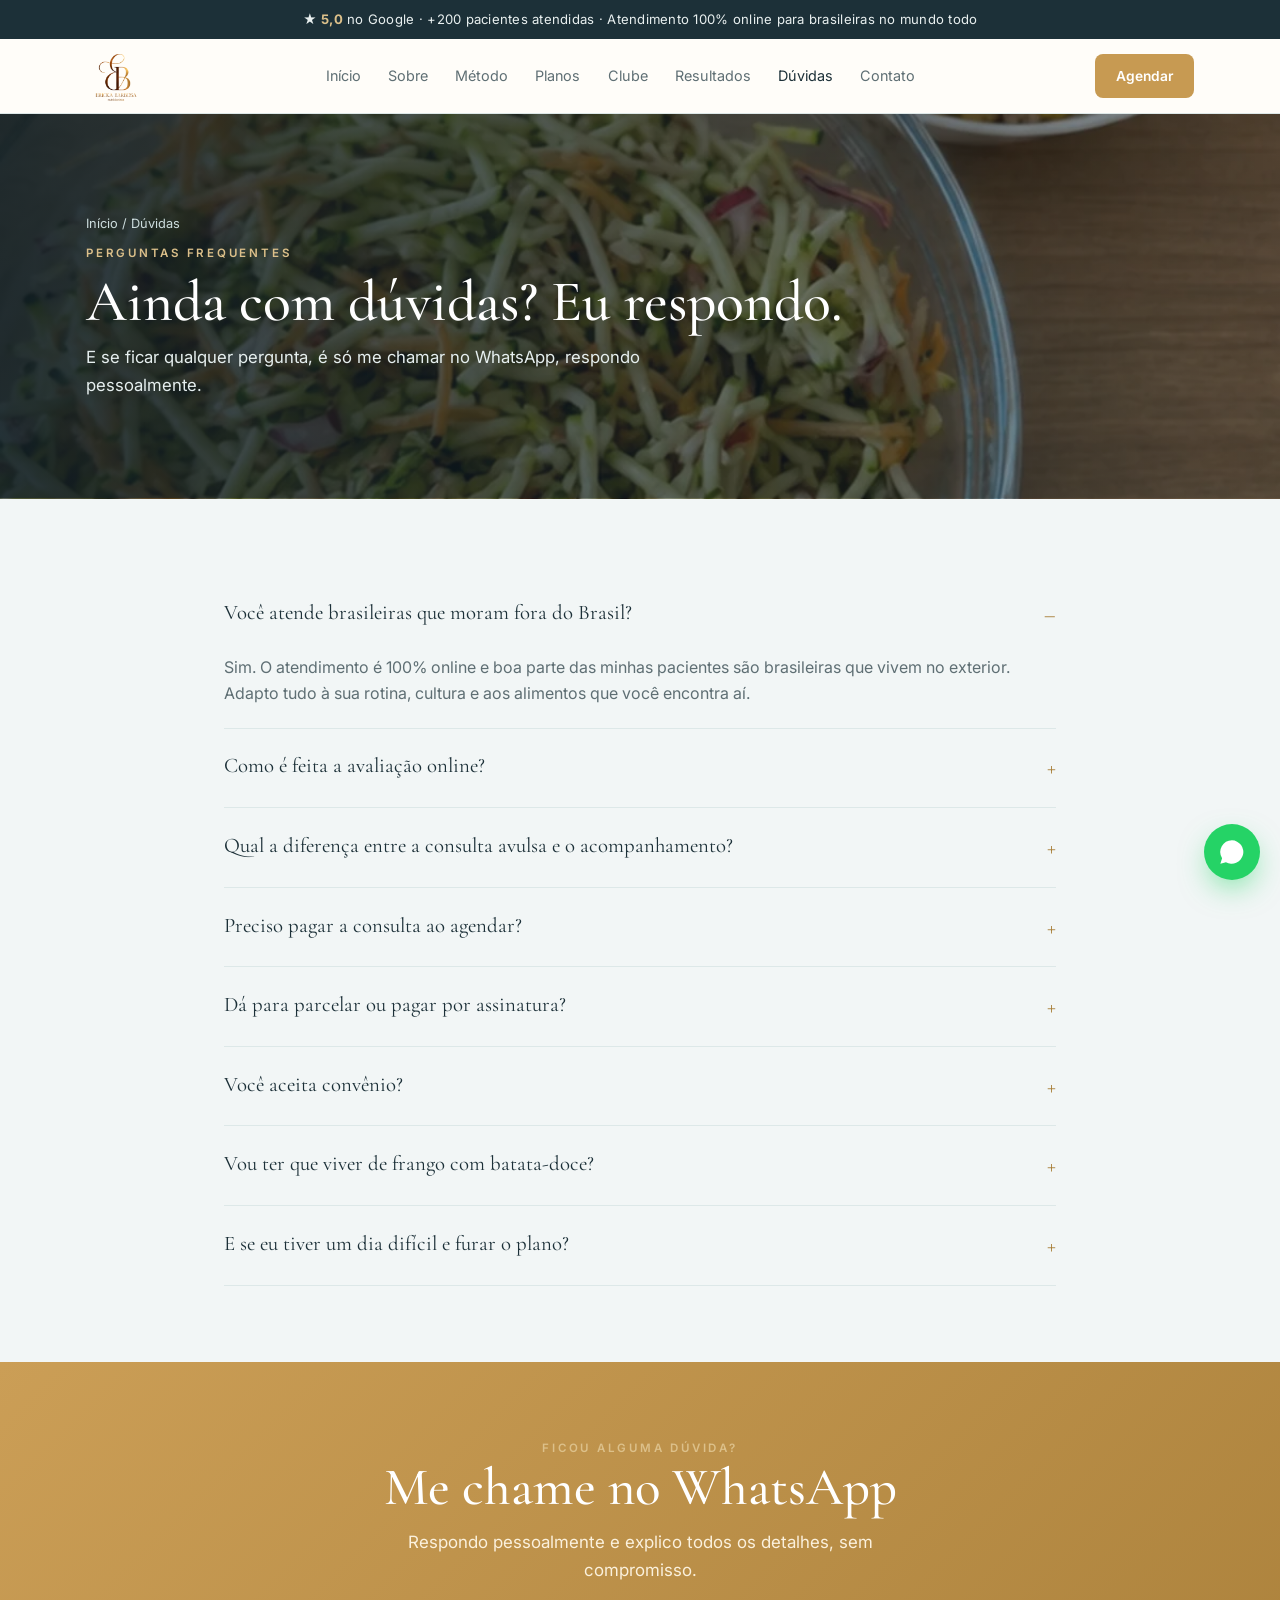
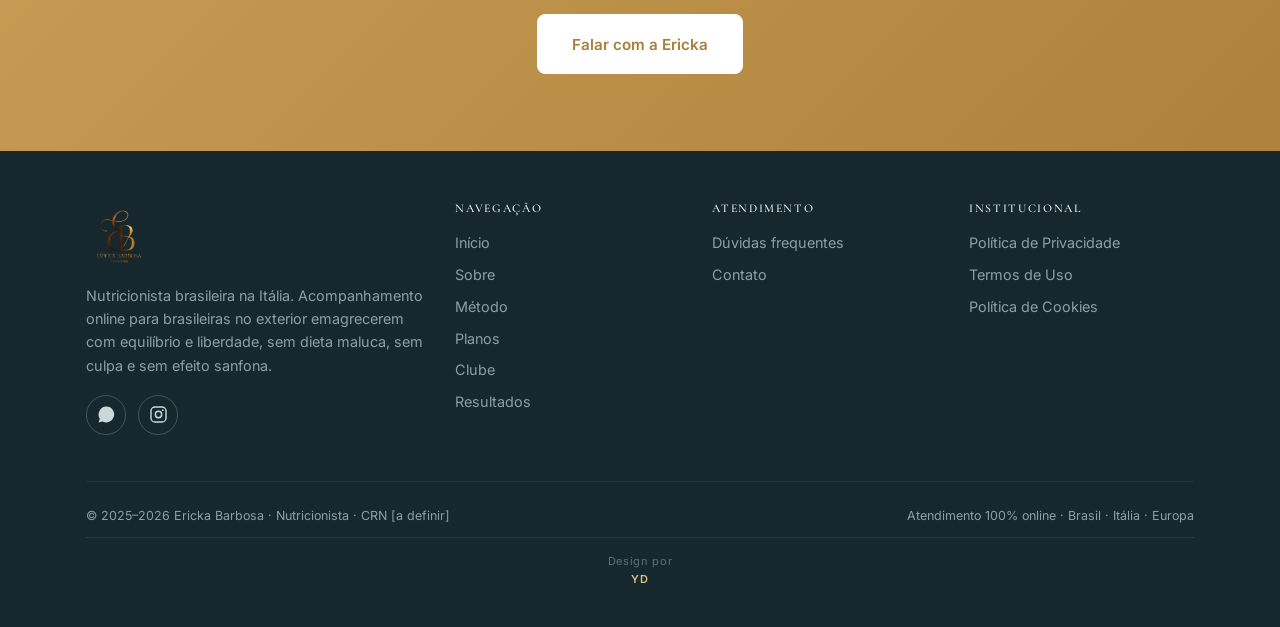
<file: faq.html>
<!DOCTYPE html>
<html lang="pt-BR">
<head>
<meta charset="UTF-8">
<meta name="viewport" content="width=device-width, initial-scale=1.0">
<title>Dúvidas frequentes | Ericka Barbosa Nutricionista</title>
<meta name="description" content="Dúvidas sobre o acompanhamento nutricional online: como funciona, para quem é, planos e primeiros passos. Nutricionista brasileira na Itália.">
<meta name="keywords" content="dúvidas nutricionista online, faq nutricionista, avaliação online nutricionista, nutricionista brasileira exterior perguntas">
<meta name="robots" content="index, follow, max-image-preview:large">
<link rel="canonical" href="https://erickabarbosa.com/faq.html">
<meta property="og:type" content="website"><meta property="og:locale" content="pt_BR">
<meta property="og:title" content="Perguntas Frequentes, Ericka Barbosa Nutricionista">
<meta property="og:description" content="Dúvidas sobre o acompanhamento nutricional online: como funciona, para quem é, planos e primeiros passos. Nutricionista brasileira na Itália.">
<meta property="og:image" content="https://erickabarbosa.com/img/og.jpg">
<meta property="og:image:width" content="1200">
<meta property="og:image:height" content="630">
<meta property="og:image:alt" content="Ericka Barbosa, nutricionista brasileira na Itália">
<meta property="og:url" content="https://erickabarbosa.com/faq.html">
<meta name="twitter:card" content="summary_large_image">
<meta name="twitter:title" content="Perguntas Frequentes, Ericka Barbosa Nutricionista">
<meta name="twitter:description" content="Dúvidas sobre o acompanhamento nutricional online: como funciona, para quem é, planos e primeiros passos. Nutricionista brasileira na Itália.">
<meta name="twitter:image" content="https://erickabarbosa.com/img/og.jpg">
<link rel="icon" href="/favicon.ico" sizes="any">
<link rel="icon" type="image/png" sizes="32x32" href="/img/favicon-32.png">
<link rel="icon" type="image/png" sizes="16x16" href="/img/favicon-16.png">
<link rel="apple-touch-icon" sizes="180x180" href="/img/apple-touch-icon.png">
<link rel="manifest" href="/site.webmanifest">
<meta name="theme-color" content="#1c3038">
<link rel="preconnect" href="https://fonts.googleapis.com"><link rel="preconnect" href="https://fonts.gstatic.com" crossorigin>
<link href="https://fonts.googleapis.com/css2?family=Cormorant+Garamond:ital,wght@0,400;0,500;0,600;1,400&family=Inter:wght@300;400;500;600;700&display=swap" rel="stylesheet">
<link rel="stylesheet" href="/css/main.css">
<script type="application/ld+json">
{"@context":"https://schema.org","@type":"FAQPage","mainEntity":[
{"@type":"Question","name":"Você atende brasileiras que moram fora do Brasil?","acceptedAnswer":{"@type":"Answer","text":"Sim. O atendimento é 100% online e boa parte das minhas pacientes são brasileiras que vivem no exterior. Adapto tudo à sua rotina, cultura e aos alimentos que você encontra aí."}},
{"@type":"Question","name":"Como é feita a avaliação online?","acceptedAnswer":{"@type":"Answer","text":"A avaliação física é feita através de fotos, medidas e da plataforma Shaped."}},
{"@type":"Question","name":"Qual a diferença entre a consulta avulsa e o acompanhamento?","acceptedAnswer":{"@type":"Answer","text":"A consulta avulsa é um encontro único, enquanto os acompanhamentos (trimestral e semestral) são encontros mensais com ajustes contínuos e contato semanal."}},
{"@type":"Question","name":"Preciso pagar a consulta ao agendar?","acceptedAnswer":{"@type":"Answer","text":"Sim. Para garantir o seu horário, a consulta deve ser paga em até 24h após o agendamento."}},
{"@type":"Question","name":"Dá para parcelar ou assinar?","acceptedAnswer":{"@type":"Answer","text":"Sim. Os protocolos podem ser pagos por assinatura mensal ou com parcelamento. As condições são apresentadas na conversa pelo WhatsApp."}},
{"@type":"Question","name":"Você aceita convênio?","acceptedAnswer":{"@type":"Answer","text":"Os atendimentos são apenas particulares."}},
{"@type":"Question","name":"Vou ter que viver de frango com batata-doce?","acceptedAnswer":{"@type":"Answer","text":"Não. Não acredito em alimentos proibidos. Você aprende a comer de tudo com equilíbrio, sem passar fome e sem abrir mão do que ama."}},
{"@type":"Question","name":"E se eu tiver um dia difícil e furar o plano?","acceptedAnswer":{"@type":"Answer","text":"Faz parte. Temos contato toda semana e, quando percebo que alguma emoção está atrapalhando, eu te ligo para encontrarmos estratégias juntas, para que um momento difícil não vire desistência."}}
]}
</script>
<!-- Google tag (gtag.js) -->
<script async src="https://www.googletagmanager.com/gtag/js?id=G-SHVP5NLDQ2"></script>
<script>
  window.dataLayer = window.dataLayer || [];
  function gtag(){dataLayer.push(arguments);}
  gtag('js', new Date());
  gtag('config', 'G-SHVP5NLDQ2');
</script>
</head>
<body>
<div class="abar">★ <b>5,0</b> no Google · +200 pacientes atendidas · Atendimento 100% online para brasileiras no mundo todo</div>
<header><div class="wrap"><nav>
  <a class="brand" href="/"><img src="/img/logo.webp" alt="Ericka Barbosa Nutricionista"></a>
  <div class="nl">
    <a href="/">Início</a><a href="/sobre.html">Sobre</a><a href="/metodo.html">Método</a><a href="/planos.html">Planos</a><a href="/clube.html">Clube</a><a href="/resultados.html">Resultados</a><a href="/faq.html">Dúvidas</a><a href="/contato.html">Contato</a>
  </div>
  <div class="nav-right">
    <a class="btn wa nav-wa" href="https://wa.me/393758110439?text=Ol%C3%A1%2C%20Ericka!%20Quero%20agendar%20minha%20consulta." target="_blank" rel="noopener">Agendar</a>
    <button class="menu-btn" aria-label="Menu" onclick="this.closest('header').querySelector('.mobile').classList.toggle('open')"><span></span><span></span><span></span></button>
  </div>
</nav></div>
<div class="mobile">
  <button class="mobile-close" aria-label="Fechar menu" onclick="this.closest('.mobile').classList.remove('open')">&times;</button>
  <a href="/">Início</a><a href="/sobre.html">Sobre</a><a href="/metodo.html">Método</a><a href="/planos.html">Planos</a><a href="/clube.html">Clube</a><a href="/resultados.html">Resultados</a><a href="/faq.html">Dúvidas</a><a href="/contato.html">Contato</a>
  <a class="btn wa" href="https://wa.me/393758110439?text=Ol%C3%A1%2C%20Ericka!%20Quero%20agendar%20minha%20consulta." target="_blank" rel="noopener"><svg aria-hidden="true" viewBox="0 0 24 24" fill="currentColor"><path d="M17.5 14.4c-.3-.2-1.7-.8-2-.9-.3-.1-.5-.2-.7.2s-.8.9-.9 1.1c-.2.2-.3.2-.6.1-1.7-.9-2.9-1.6-4-3.5-.3-.5.3-.5.8-1.6.1-.2 0-.4 0-.5s-.7-1.7-1-2.3c-.3-.6-.5-.5-.7-.5h-.6c-.2 0-.5.1-.8.4s-1 1-1 2.5 1.1 2.9 1.2 3.1c.2.2 2.1 3.2 5.1 4.5.7.3 1.3.5 1.7.6.7.2 1.4.2 1.9.1.6-.1 1.7-.7 2-1.4.2-.7.2-1.2.2-1.4-.1-.1-.3-.2-.6-.3zM12 2a10 10 0 00-8.5 15.3L2 22l4.8-1.3A10 10 0 1012 2z"/></svg> Agendar pelo WhatsApp</a>
  <div class="mobile-social"><a href="https://wa.me/393758110439" target="_blank" rel="noopener" aria-label="WhatsApp"><svg aria-hidden="true" viewBox="0 0 24 24" fill="currentColor"><path d="M17.5 14.4c-.3-.2-1.7-.8-2-.9-.3-.1-.5-.2-.7.2s-.8.9-.9 1.1c-.2.2-.3.2-.6.1-1.7-.9-2.9-1.6-4-3.5-.3-.5.3-.5.8-1.6.1-.2 0-.4 0-.5s-.7-1.7-1-2.3c-.3-.6-.5-.5-.7-.5h-.6c-.2 0-.5.1-.8.4s-1 1-1 2.5 1.1 2.9 1.2 3.1c.2.2 2.1 3.2 5.1 4.5.7.3 1.3.5 1.7.6.7.2 1.4.2 1.9.1.6-.1 1.7-.7 2-1.4.2-.7.2-1.2.2-1.4-.1-.1-.3-.2-.6-.3zM12 2a10 10 0 00-8.5 15.3L2 22l4.8-1.3A10 10 0 1012 2z"/></svg></a><a href="https://instagram.com/erickapsbarbosa" target="_blank" rel="noopener" aria-label="Instagram"><svg aria-hidden="true" viewBox="0 0 24 24" fill="none" stroke="currentColor" stroke-width="1.8"><rect x="2.5" y="2.5" width="19" height="19" rx="5.2"/><circle cx="12" cy="12" r="4"/><circle cx="17.4" cy="6.6" r="1.1" fill="currentColor" stroke="none"/></svg></a></div>
</div>
</header>
<a class="fab" href="https://wa.me/393758110439?text=Ol%C3%A1%2C%20Ericka!%20Quero%20agendar%20minha%20consulta." target="_blank" rel="noopener" aria-label="Falar no WhatsApp"><svg aria-hidden="true" viewBox="0 0 24 24" fill="currentColor"><path d="M17.5 14.4c-.3-.2-1.7-.8-2-.9-.3-.1-.5-.2-.7.2s-.8.9-.9 1.1c-.2.2-.3.2-.6.1-1.7-.9-2.9-1.6-4-3.5-.3-.5.3-.5.8-1.6.1-.2 0-.4 0-.5s-.7-1.7-1-2.3c-.3-.6-.5-.5-.7-.5h-.6c-.2 0-.5.1-.8.4s-1 1-1 2.5 1.1 2.9 1.2 3.1c.2.2 2.1 3.2 5.1 4.5.7.3 1.3.5 1.7.6.7.2 1.4.2 1.9.1.6-.1 1.7-.7 2-1.4.2-.7.2-1.2.2-1.4-.1-.1-.3-.2-.6-.3zM12 2a10 10 0 00-8.5 15.3L2 22l4.8-1.3A10 10 0 1012 2z"/></svg></a>

<main>
<div class="phead hero-img" style="background-image:linear-gradient(90deg,rgba(16,30,36,.9),rgba(16,30,36,.42)),url(/img/food/ingredients.webp)"><div class="wrap">
  <div class="crumb"><a href="/">Início</a> / Dúvidas</div>
  <div class="eye" style="margin-top:.6rem">Perguntas frequentes</div>
  <h1>Ainda com dúvidas? Eu respondo.</h1>
  <p>E se ficar qualquer pergunta, é só me chamar no WhatsApp, respondo pessoalmente.</p>
</div></div>

<section class="faq"><div class="wrap"><div class="fl">
  <details class="qa" open><summary>Você atende brasileiras que moram fora do Brasil?</summary><p>Sim. O atendimento é 100% online e boa parte das minhas pacientes são brasileiras que vivem no exterior. Adapto tudo à sua rotina, cultura e aos alimentos que você encontra aí.</p></details>
  <details class="qa"><summary>Como é feita a avaliação online?</summary><p>A avaliação física é feita através de fotos, medidas e da plataforma Shaped, tudo à distância, de forma simples.</p></details>
  <details class="qa"><summary>Qual a diferença entre a consulta avulsa e o acompanhamento?</summary><p>A consulta avulsa é um encontro único, enquanto os acompanhamentos (trimestral e semestral) são encontros mensais com ajustes contínuos e contato semanal.</p></details>
  <details class="qa"><summary>Preciso pagar a consulta ao agendar?</summary><p>Sim. Para garantir o seu horário, a consulta deve ser paga em até 24h após o agendamento.</p></details>
  <details class="qa"><summary>Dá para parcelar ou pagar por assinatura?</summary><p>Sim. Os protocolos podem ser pagos por assinatura mensal ou com parcelamento. As condições e valores são apresentados na conversa pelo WhatsApp.</p></details>
  <details class="qa"><summary>Você aceita convênio?</summary><p>Os atendimentos são apenas particulares.</p></details>
  <details class="qa"><summary>Vou ter que viver de frango com batata-doce?</summary><p>Não. Não acredito em alimentos proibidos. Você aprende a comer de tudo com equilíbrio, sem passar fome e sem abrir mão do que ama.</p></details>
  <details class="qa"><summary>E se eu tiver um dia difícil e furar o plano?</summary><p>Faz parte do processo. Temos contato toda semana e, quando percebo que alguma emoção está atrapalhando, eu te ligo para encontrarmos estratégias juntas, para que um momento difícil não vire desistência.</p></details>
</div></div></section>

<section class="fin"><div class="wrap">
  <div class="eye" style="color:var(--gold-l)">Ficou alguma dúvida?</div>
  <h2>Me chame no WhatsApp</h2>
  <p>Respondo pessoalmente e explico todos os detalhes, sem compromisso.</p>
  <a class="btn wa" href="https://wa.me/393758110439?text=Ol%C3%A1%2C%20Ericka!%20Tenho%20uma%20d%C3%BAvida." target="_blank" rel="noopener" style="padding:1.05rem 2.1rem">Falar com a Ericka</a>
</div></section>
</main>
<footer><div class="wrap">
  <div class="fgrid">
    <div>
      <img class="flogo" src="/img/logo.webp" alt="Ericka Barbosa Nutricionista">
      <p class="desc">Nutricionista brasileira na Itália. Acompanhamento online para brasileiras no exterior emagrecerem com equilíbrio e liberdade, sem dieta maluca, sem culpa e sem efeito sanfona.</p>
      <div class="fsocial"><a href="https://wa.me/393758110439" target="_blank" rel="noopener" aria-label="WhatsApp"><svg aria-hidden="true" viewBox="0 0 24 24" fill="currentColor"><path d="M17.5 14.4c-.3-.2-1.7-.8-2-.9-.3-.1-.5-.2-.7.2s-.8.9-.9 1.1c-.2.2-.3.2-.6.1-1.7-.9-2.9-1.6-4-3.5-.3-.5.3-.5.8-1.6.1-.2 0-.4 0-.5s-.7-1.7-1-2.3c-.3-.6-.5-.5-.7-.5h-.6c-.2 0-.5.1-.8.4s-1 1-1 2.5 1.1 2.9 1.2 3.1c.2.2 2.1 3.2 5.1 4.5.7.3 1.3.5 1.7.6.7.2 1.4.2 1.9.1.6-.1 1.7-.7 2-1.4.2-.7.2-1.2.2-1.4-.1-.1-.3-.2-.6-.3zM12 2a10 10 0 00-8.5 15.3L2 22l4.8-1.3A10 10 0 1012 2z"/></svg></a><a href="https://instagram.com/erickapsbarbosa" target="_blank" rel="noopener" aria-label="Instagram"><svg aria-hidden="true" viewBox="0 0 24 24" fill="none" stroke="currentColor" stroke-width="1.8"><rect x="2.5" y="2.5" width="19" height="19" rx="5.2"/><circle cx="12" cy="12" r="4"/><circle cx="17.4" cy="6.6" r="1.1" fill="currentColor" stroke="none"/></svg></a></div>
    </div>
    <div><h4>Navegação</h4>
      <a href="/">Início</a><a href="/sobre.html">Sobre</a><a href="/metodo.html">Método</a><a href="/planos.html">Planos</a><a href="/clube.html">Clube</a><a href="/resultados.html">Resultados</a>
    </div>
    <div><h4>Atendimento</h4>
      <a href="/faq.html">Dúvidas frequentes</a><a href="/contato.html">Contato</a>
    </div>
    <div><h4>Institucional</h4>
      <a href="/politica-de-privacidade.html">Política de Privacidade</a>
      <a href="/termos-de-uso.html">Termos de Uso</a>
      <a href="/politica-de-cookies.html">Política de Cookies</a>
    </div>
  </div>
  <div class="fbottom">
    <span>© <span id="y"></span> Ericka Barbosa · Nutricionista · CRN [a definir]</span>
    <span>Atendimento 100% online · Brasil · Itália · Europa</span>
  </div>
<div class="fcredit">Design por <a href="https://yektad.com/" title="Website by YektaD" target="_blank" rel="noopener">YD</a></div></div></footer>
<script>
document.getElementById('y')&&(document.getElementById('y').textContent='2025\u2013'+new Date().getFullYear());
(function(){var p=location.pathname.replace(/index\.html$/,'')||'/';document.querySelectorAll('.nl a').forEach(function(a){var h=a.getAttribute('href');if(h===p||(h!=='/'&&p.indexOf(h)===0))a.classList.add('active');});})();document.querySelectorAll('.mobile a').forEach(function(a){a.addEventListener('click',function(){var m=document.querySelector('.mobile');if(m)m.classList.remove('open');});});
</script>

</body>
</html>
</file>
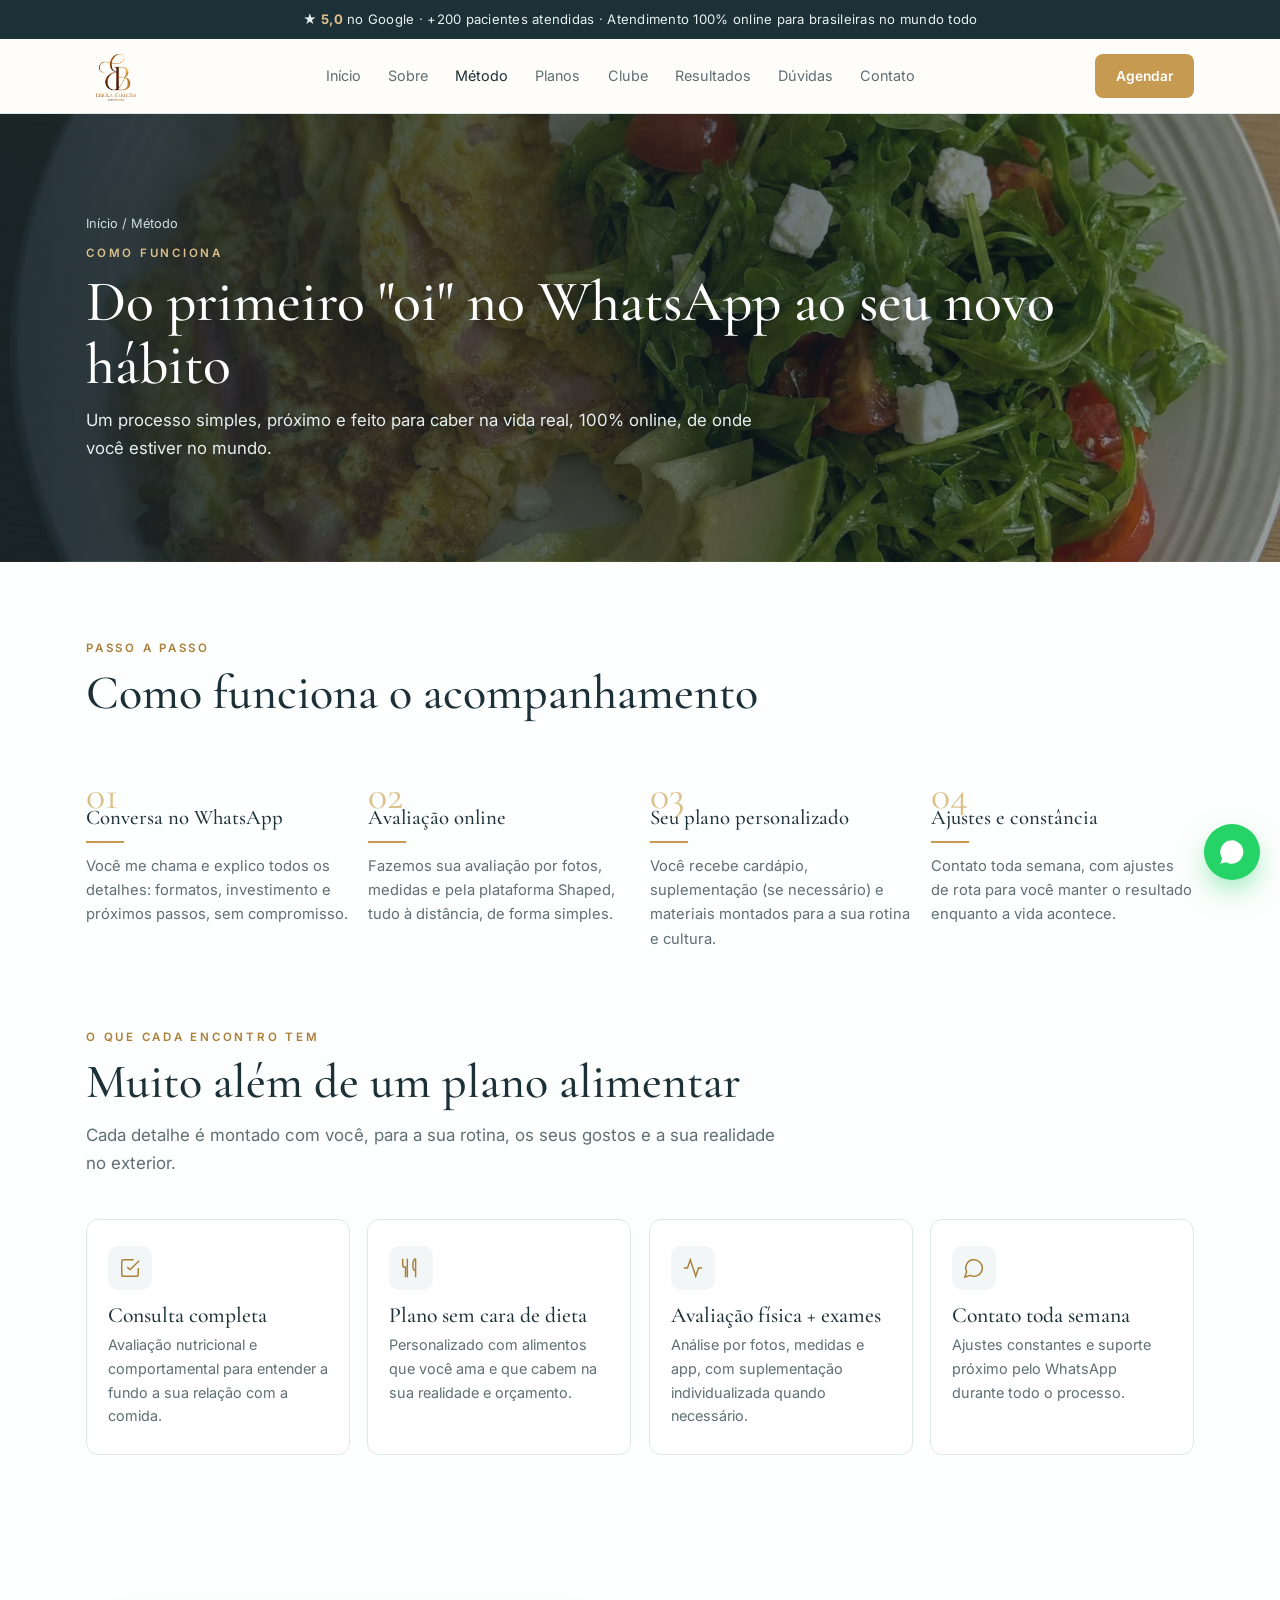
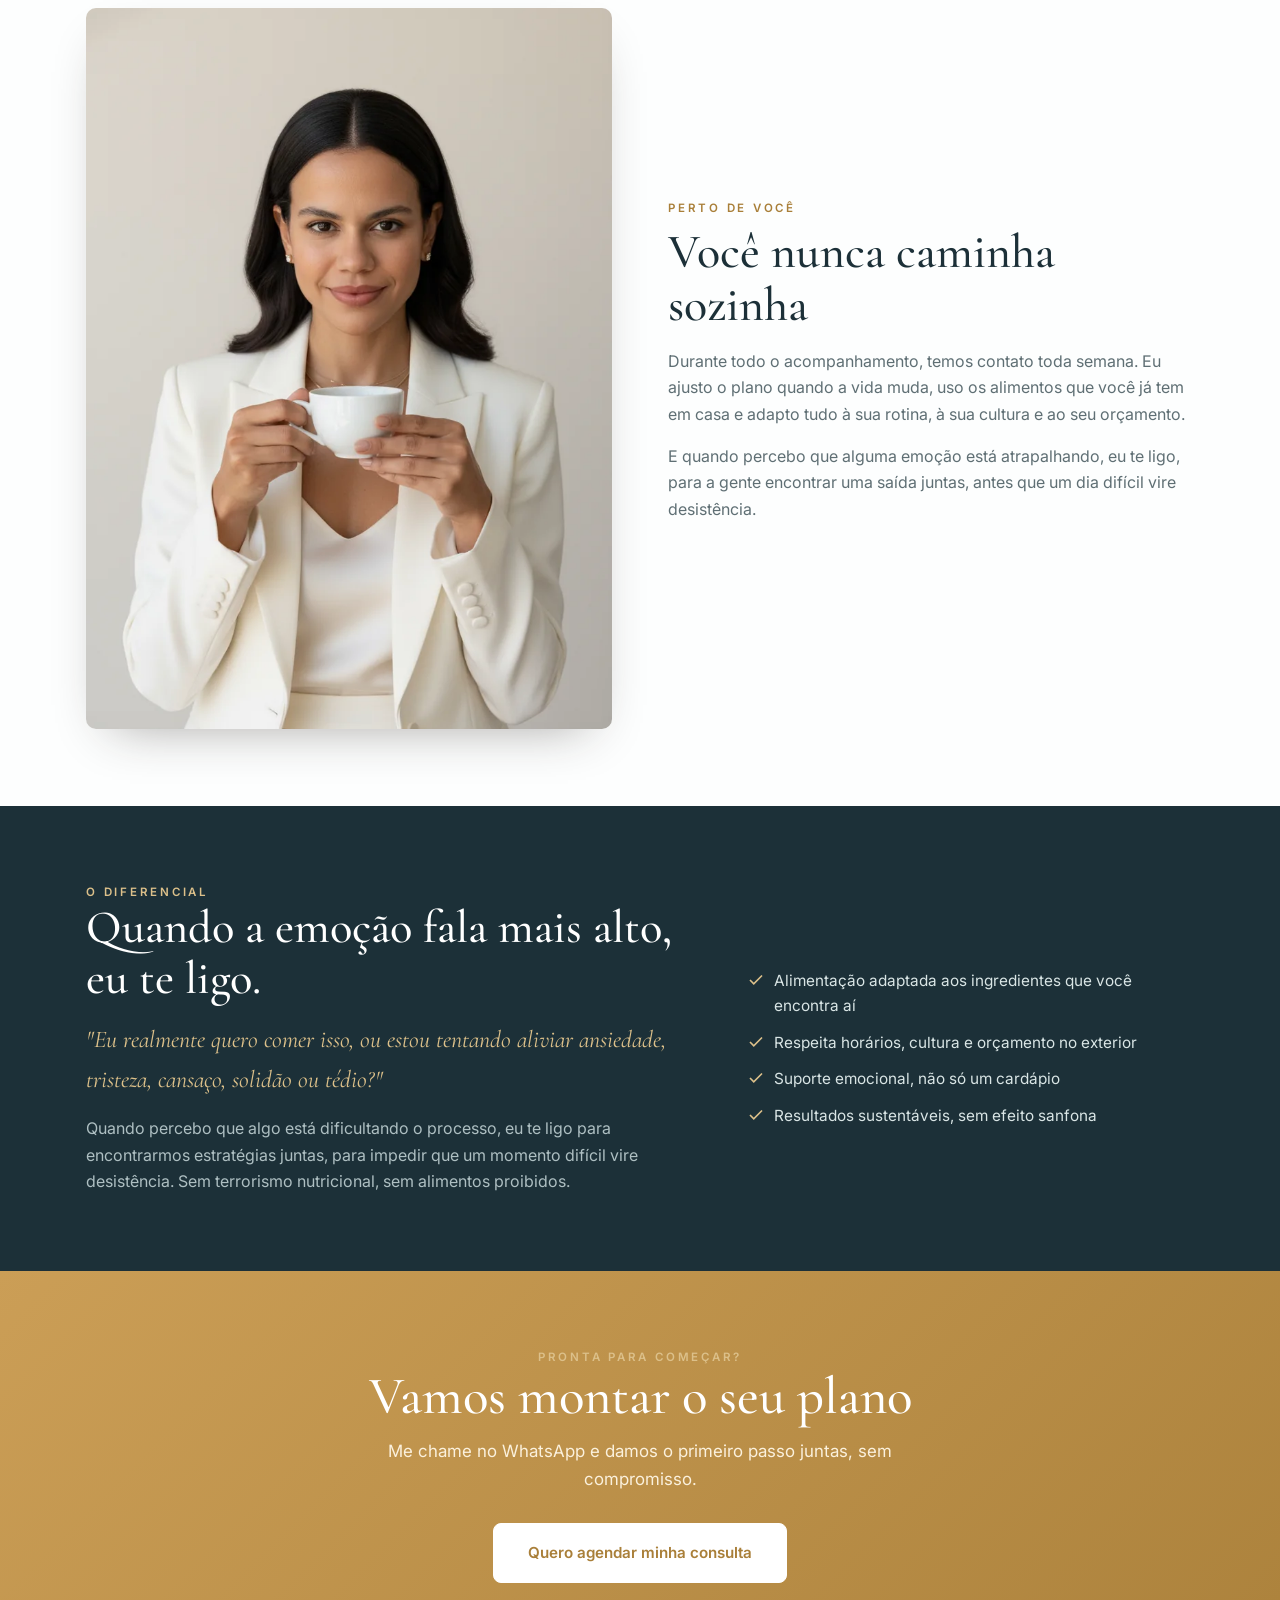
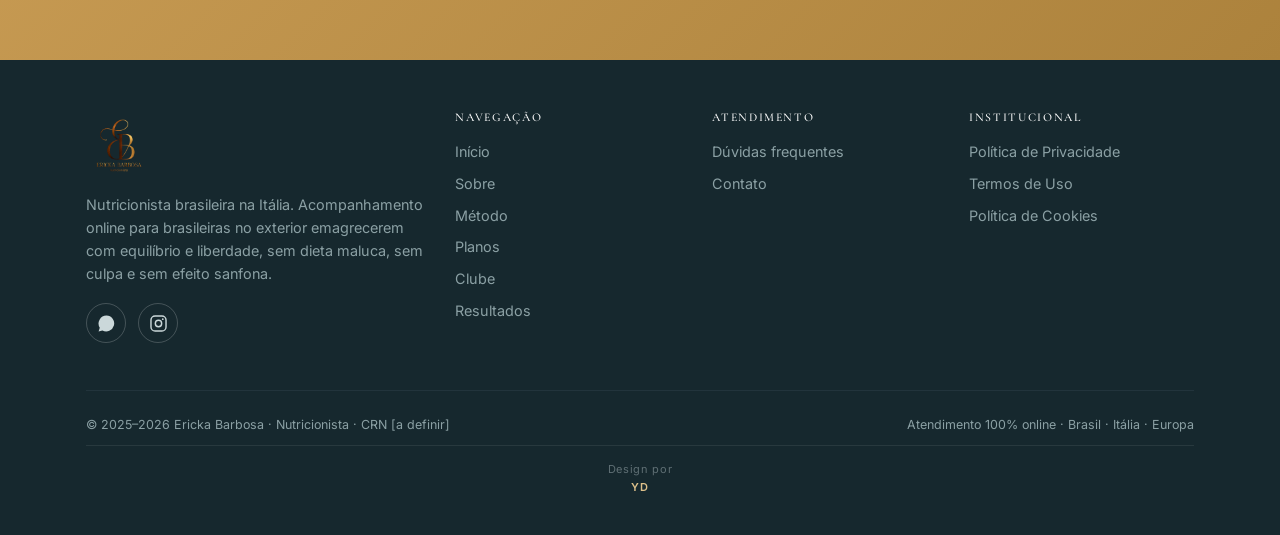
<file: metodo.html>
<!DOCTYPE html>
<html lang="pt-BR">
<head>
<meta charset="UTF-8">
<meta name="viewport" content="width=device-width, initial-scale=1.0">
<title>Método de emagrecimento sem dieta | Ericka Barbosa</title>
<meta name="description" content="Como funciona o acompanhamento: plano sem dieta restritiva, contato semanal e apoio quando a emoção fala mais alto. Para brasileiras no exterior.">
<meta name="keywords" content="como funciona nutricionista online, acompanhamento nutricional online, avaliação nutricional Shaped, método emagrecimento">
<meta name="robots" content="index, follow, max-image-preview:large">
<link rel="canonical" href="https://erickabarbosa.com/metodo.html">
<meta property="og:type" content="website"><meta property="og:locale" content="pt_BR">
<meta property="og:title" content="O Método, Como funciona o acompanhamento">
<meta property="og:description" content="Como funciona o acompanhamento: plano sem dieta restritiva, contato semanal e apoio quando a emoção fala mais alto. Para brasileiras no exterior.">
<meta property="og:image" content="https://erickabarbosa.com/img/og.jpg">
<meta property="og:image:width" content="1200">
<meta property="og:image:height" content="630">
<meta property="og:image:alt" content="Ericka Barbosa, nutricionista brasileira na Itália">
<meta property="og:url" content="https://erickabarbosa.com/metodo.html">
<meta name="twitter:card" content="summary_large_image">
<meta name="twitter:title" content="O Método, Como funciona o acompanhamento">
<meta name="twitter:description" content="Como funciona o acompanhamento: plano sem dieta restritiva, contato semanal e apoio quando a emoção fala mais alto. Para brasileiras no exterior.">
<meta name="twitter:image" content="https://erickabarbosa.com/img/og.jpg">
<link rel="icon" href="/favicon.ico" sizes="any">
<link rel="icon" type="image/png" sizes="32x32" href="/img/favicon-32.png">
<link rel="icon" type="image/png" sizes="16x16" href="/img/favicon-16.png">
<link rel="apple-touch-icon" sizes="180x180" href="/img/apple-touch-icon.png">
<link rel="manifest" href="/site.webmanifest">
<meta name="theme-color" content="#1c3038">
<link rel="preconnect" href="https://fonts.googleapis.com"><link rel="preconnect" href="https://fonts.gstatic.com" crossorigin>
<link href="https://fonts.googleapis.com/css2?family=Cormorant+Garamond:ital,wght@0,400;0,500;0,600;1,400&family=Inter:wght@300;400;500;600;700&display=swap" rel="stylesheet">
<link rel="stylesheet" href="/css/main.css">
<script type="application/ld+json">
{"@context":"https://schema.org","@type":"HowTo","name":"Como funciona o acompanhamento nutricional online com a Ericka Barbosa","step":[
{"@type":"HowToStep","name":"Conversa no WhatsApp","text":"Você me chama e explico todos os detalhes: formatos, investimento e próximos passos, sem compromisso."},
{"@type":"HowToStep","name":"Avaliação online","text":"Fazemos sua avaliação por fotos, medidas e pela plataforma Shaped, tudo à distância."},
{"@type":"HowToStep","name":"Seu plano personalizado","text":"Você recebe cardápio, suplementação (se necessário) e materiais montados para a sua rotina."},
{"@type":"HowToStep","name":"Ajustes e constância","text":"Contato toda semana, com ajustes de rota para você manter o resultado enquanto a vida acontece."}
]}
</script>
<!-- Google tag (gtag.js) -->
<script async src="https://www.googletagmanager.com/gtag/js?id=G-SHVP5NLDQ2"></script>
<script>
  window.dataLayer = window.dataLayer || [];
  function gtag(){dataLayer.push(arguments);}
  gtag('js', new Date());
  gtag('config', 'G-SHVP5NLDQ2');
</script>
</head>
<body>
<div class="abar">★ <b>5,0</b> no Google · +200 pacientes atendidas · Atendimento 100% online para brasileiras no mundo todo</div>
<header><div class="wrap"><nav>
  <a class="brand" href="/"><img src="/img/logo.webp" alt="Ericka Barbosa Nutricionista"></a>
  <div class="nl">
    <a href="/">Início</a><a href="/sobre.html">Sobre</a><a href="/metodo.html">Método</a><a href="/planos.html">Planos</a><a href="/clube.html">Clube</a><a href="/resultados.html">Resultados</a><a href="/faq.html">Dúvidas</a><a href="/contato.html">Contato</a>
  </div>
  <div class="nav-right">
    <a class="btn wa nav-wa" href="https://wa.me/393758110439?text=Ol%C3%A1%2C%20Ericka!%20Quero%20agendar%20minha%20consulta." target="_blank" rel="noopener">Agendar</a>
    <button class="menu-btn" aria-label="Menu" onclick="this.closest('header').querySelector('.mobile').classList.toggle('open')"><span></span><span></span><span></span></button>
  </div>
</nav></div>
<div class="mobile">
  <button class="mobile-close" aria-label="Fechar menu" onclick="this.closest('.mobile').classList.remove('open')">&times;</button>
  <a href="/">Início</a><a href="/sobre.html">Sobre</a><a href="/metodo.html">Método</a><a href="/planos.html">Planos</a><a href="/clube.html">Clube</a><a href="/resultados.html">Resultados</a><a href="/faq.html">Dúvidas</a><a href="/contato.html">Contato</a>
  <a class="btn wa" href="https://wa.me/393758110439?text=Ol%C3%A1%2C%20Ericka!%20Quero%20agendar%20minha%20consulta." target="_blank" rel="noopener"><svg aria-hidden="true" viewBox="0 0 24 24" fill="currentColor"><path d="M17.5 14.4c-.3-.2-1.7-.8-2-.9-.3-.1-.5-.2-.7.2s-.8.9-.9 1.1c-.2.2-.3.2-.6.1-1.7-.9-2.9-1.6-4-3.5-.3-.5.3-.5.8-1.6.1-.2 0-.4 0-.5s-.7-1.7-1-2.3c-.3-.6-.5-.5-.7-.5h-.6c-.2 0-.5.1-.8.4s-1 1-1 2.5 1.1 2.9 1.2 3.1c.2.2 2.1 3.2 5.1 4.5.7.3 1.3.5 1.7.6.7.2 1.4.2 1.9.1.6-.1 1.7-.7 2-1.4.2-.7.2-1.2.2-1.4-.1-.1-.3-.2-.6-.3zM12 2a10 10 0 00-8.5 15.3L2 22l4.8-1.3A10 10 0 1012 2z"/></svg> Agendar pelo WhatsApp</a>
  <div class="mobile-social"><a href="https://wa.me/393758110439" target="_blank" rel="noopener" aria-label="WhatsApp"><svg aria-hidden="true" viewBox="0 0 24 24" fill="currentColor"><path d="M17.5 14.4c-.3-.2-1.7-.8-2-.9-.3-.1-.5-.2-.7.2s-.8.9-.9 1.1c-.2.2-.3.2-.6.1-1.7-.9-2.9-1.6-4-3.5-.3-.5.3-.5.8-1.6.1-.2 0-.4 0-.5s-.7-1.7-1-2.3c-.3-.6-.5-.5-.7-.5h-.6c-.2 0-.5.1-.8.4s-1 1-1 2.5 1.1 2.9 1.2 3.1c.2.2 2.1 3.2 5.1 4.5.7.3 1.3.5 1.7.6.7.2 1.4.2 1.9.1.6-.1 1.7-.7 2-1.4.2-.7.2-1.2.2-1.4-.1-.1-.3-.2-.6-.3zM12 2a10 10 0 00-8.5 15.3L2 22l4.8-1.3A10 10 0 1012 2z"/></svg></a><a href="https://instagram.com/erickapsbarbosa" target="_blank" rel="noopener" aria-label="Instagram"><svg aria-hidden="true" viewBox="0 0 24 24" fill="none" stroke="currentColor" stroke-width="1.8"><rect x="2.5" y="2.5" width="19" height="19" rx="5.2"/><circle cx="12" cy="12" r="4"/><circle cx="17.4" cy="6.6" r="1.1" fill="currentColor" stroke="none"/></svg></a></div>
</div>
</header>
<a class="fab" href="https://wa.me/393758110439?text=Ol%C3%A1%2C%20Ericka!%20Quero%20agendar%20minha%20consulta." target="_blank" rel="noopener" aria-label="Falar no WhatsApp"><svg aria-hidden="true" viewBox="0 0 24 24" fill="currentColor"><path d="M17.5 14.4c-.3-.2-1.7-.8-2-.9-.3-.1-.5-.2-.7.2s-.8.9-.9 1.1c-.2.2-.3.2-.6.1-1.7-.9-2.9-1.6-4-3.5-.3-.5.3-.5.8-1.6.1-.2 0-.4 0-.5s-.7-1.7-1-2.3c-.3-.6-.5-.5-.7-.5h-.6c-.2 0-.5.1-.8.4s-1 1-1 2.5 1.1 2.9 1.2 3.1c.2.2 2.1 3.2 5.1 4.5.7.3 1.3.5 1.7.6.7.2 1.4.2 1.9.1.6-.1 1.7-.7 2-1.4.2-.7.2-1.2.2-1.4-.1-.1-.3-.2-.6-.3zM12 2a10 10 0 00-8.5 15.3L2 22l4.8-1.3A10 10 0 1012 2z"/></svg></a>

<main>
<div class="phead hero-img" style="background-image:linear-gradient(90deg,rgba(16,30,36,.9),rgba(16,30,36,.42)),url(/img/food/plate.webp)"><div class="wrap">
  <div class="crumb"><a href="/">Início</a> / Método</div>
  <div class="eye" style="margin-top:.6rem">Como funciona</div>
  <h1>Do primeiro "oi" no WhatsApp ao seu novo hábito</h1>
  <p>Um processo simples, próximo e feito para caber na vida real, 100% online, de onde você estiver no mundo.</p>
</div></div>

<section><div class="wrap">
  <div class="sh"><div class="eye">Passo a passo</div><h2>Como funciona o acompanhamento</h2></div>
  <div class="steps">
    <div class="step"><h3>Conversa no WhatsApp</h3><div class="bar"></div><p>Você me chama e explico todos os detalhes: formatos, investimento e próximos passos, sem compromisso.</p></div>
    <div class="step"><h3>Avaliação online</h3><div class="bar"></div><p>Fazemos sua avaliação por fotos, medidas e pela plataforma Shaped, tudo à distância, de forma simples.</p></div>
    <div class="step"><h3>Seu plano personalizado</h3><div class="bar"></div><p>Você recebe cardápio, suplementação (se necessário) e materiais montados para a sua rotina e cultura.</p></div>
    <div class="step"><h3>Ajustes e constância</h3><div class="bar"></div><p>Contato toda semana, com ajustes de rota para você manter o resultado enquanto a vida acontece.</p></div>
  </div>
</div></section>

<section style="padding-top:0"><div class="wrap">
  <div class="sh"><div class="eye">O que cada encontro tem</div><h2>Muito além de um plano alimentar</h2><p>Cada detalhe é montado com você, para a sua rotina, os seus gostos e a sua realidade no exterior.</p></div>
  <div class="ig">
    <div class="inc"><div class="ic"><svg aria-hidden="true" viewBox="0 0 24 24" fill="none" stroke="currentColor" stroke-width="1.6"><path d="M9 11l3 3L22 4"/><path d="M21 12v7a2 2 0 01-2 2H5a2 2 0 01-2-2V5a2 2 0 012-2h11"/></svg></div><h3>Consulta completa</h3><p>Avaliação nutricional e comportamental para entender a fundo a sua relação com a comida.</p></div>
    <div class="inc"><div class="ic"><svg aria-hidden="true" viewBox="0 0 24 24" fill="none" stroke="currentColor" stroke-width="1.6"><path d="M3 2v7c0 1.1.9 2 2 2h1v11M8 2v20M17 2c-1.7 0-3 3-3 6.5S15.3 15 17 15m0-13v20"/></svg></div><h3>Plano sem cara de dieta</h3><p>Personalizado com alimentos que você ama e que cabem na sua realidade e orçamento.</p></div>
    <div class="inc"><div class="ic"><svg aria-hidden="true" viewBox="0 0 24 24" fill="none" stroke="currentColor" stroke-width="1.6"><path d="M22 12h-4l-3 9L9 3l-3 9H2"/></svg></div><h3>Avaliação física + exames</h3><p>Análise por fotos, medidas e app, com suplementação individualizada quando necessário.</p></div>
    <div class="inc"><div class="ic"><svg aria-hidden="true" viewBox="0 0 24 24" fill="none" stroke="currentColor" stroke-width="1.6"><path d="M7.9 20A9 9 0 104 16.1L2 22z"/></svg></div><h3>Contato toda semana</h3><p>Ajustes constantes e suporte próximo pelo WhatsApp durante todo o processo.</p></div>
  </div>
</div></section>

<section class="ab"><div class="wrap">
  <img src="/img/ericka-coffee.webp" alt="Ericka Barbosa, nutricionista brasileira na Itália" loading="lazy">
  <div>
    <div class="eye">Perto de você</div>
    <h2>Você nunca caminha sozinha</h2>
    <p>Durante todo o acompanhamento, temos contato toda semana. Eu ajusto o plano quando a vida muda, uso os alimentos que você já tem em casa e adapto tudo à sua rotina, à sua cultura e ao seu orçamento.</p>
    <p>E quando percebo que alguma emoção está atrapalhando, eu te ligo, para a gente encontrar uma saída juntas, antes que um dia difícil vire desistência.</p>
  </div>
</div></section>

<section class="call"><div class="wrap">
  <div>
    <div class="eye" style="color:var(--gold-l)">O diferencial</div>
    <h2>Quando a emoção fala mais alto, eu te ligo.</h2>
    <p class="q">"Eu realmente quero comer isso, ou estou tentando aliviar ansiedade, tristeza, cansaço, solidão ou tédio?"</p>
    <p>Quando percebo que algo está dificultando o processo, eu te ligo para encontrarmos estratégias juntas, para impedir que um momento difícil vire desistência. Sem terrorismo nutricional, sem alimentos proibidos.</p>
  </div>
  <div><ul>
    <li><svg aria-hidden="true" viewBox="0 0 24 24" fill="none" stroke="currentColor" stroke-width="2.2"><path d="M20 6L9 17l-5-5"/></svg>Alimentação adaptada aos ingredientes que você encontra aí</li>
    <li><svg aria-hidden="true" viewBox="0 0 24 24" fill="none" stroke="currentColor" stroke-width="2.2"><path d="M20 6L9 17l-5-5"/></svg>Respeita horários, cultura e orçamento no exterior</li>
    <li><svg aria-hidden="true" viewBox="0 0 24 24" fill="none" stroke="currentColor" stroke-width="2.2"><path d="M20 6L9 17l-5-5"/></svg>Suporte emocional, não só um cardápio</li>
    <li><svg aria-hidden="true" viewBox="0 0 24 24" fill="none" stroke="currentColor" stroke-width="2.2"><path d="M20 6L9 17l-5-5"/></svg>Resultados sustentáveis, sem efeito sanfona</li>
  </ul></div>
</div></section>

<section class="fin"><div class="wrap">
  <div class="eye" style="color:var(--gold-l)">Pronta para começar?</div>
  <h2>Vamos montar o seu plano</h2>
  <p>Me chame no WhatsApp e damos o primeiro passo juntas, sem compromisso.</p>
  <a class="btn wa" href="https://wa.me/393758110439?text=Ol%C3%A1%2C%20Ericka!%20Quero%20agendar%20minha%20consulta." target="_blank" rel="noopener" style="padding:1.05rem 2.1rem">Quero agendar minha consulta</a>
</div></section>
</main>
<footer><div class="wrap">
  <div class="fgrid">
    <div>
      <img class="flogo" src="/img/logo.webp" alt="Ericka Barbosa Nutricionista">
      <p class="desc">Nutricionista brasileira na Itália. Acompanhamento online para brasileiras no exterior emagrecerem com equilíbrio e liberdade, sem dieta maluca, sem culpa e sem efeito sanfona.</p>
      <div class="fsocial"><a href="https://wa.me/393758110439" target="_blank" rel="noopener" aria-label="WhatsApp"><svg aria-hidden="true" viewBox="0 0 24 24" fill="currentColor"><path d="M17.5 14.4c-.3-.2-1.7-.8-2-.9-.3-.1-.5-.2-.7.2s-.8.9-.9 1.1c-.2.2-.3.2-.6.1-1.7-.9-2.9-1.6-4-3.5-.3-.5.3-.5.8-1.6.1-.2 0-.4 0-.5s-.7-1.7-1-2.3c-.3-.6-.5-.5-.7-.5h-.6c-.2 0-.5.1-.8.4s-1 1-1 2.5 1.1 2.9 1.2 3.1c.2.2 2.1 3.2 5.1 4.5.7.3 1.3.5 1.7.6.7.2 1.4.2 1.9.1.6-.1 1.7-.7 2-1.4.2-.7.2-1.2.2-1.4-.1-.1-.3-.2-.6-.3zM12 2a10 10 0 00-8.5 15.3L2 22l4.8-1.3A10 10 0 1012 2z"/></svg></a><a href="https://instagram.com/erickapsbarbosa" target="_blank" rel="noopener" aria-label="Instagram"><svg aria-hidden="true" viewBox="0 0 24 24" fill="none" stroke="currentColor" stroke-width="1.8"><rect x="2.5" y="2.5" width="19" height="19" rx="5.2"/><circle cx="12" cy="12" r="4"/><circle cx="17.4" cy="6.6" r="1.1" fill="currentColor" stroke="none"/></svg></a></div>
    </div>
    <div><h4>Navegação</h4>
      <a href="/">Início</a><a href="/sobre.html">Sobre</a><a href="/metodo.html">Método</a><a href="/planos.html">Planos</a><a href="/clube.html">Clube</a><a href="/resultados.html">Resultados</a>
    </div>
    <div><h4>Atendimento</h4>
      <a href="/faq.html">Dúvidas frequentes</a><a href="/contato.html">Contato</a>
    </div>
    <div><h4>Institucional</h4>
      <a href="/politica-de-privacidade.html">Política de Privacidade</a>
      <a href="/termos-de-uso.html">Termos de Uso</a>
      <a href="/politica-de-cookies.html">Política de Cookies</a>
    </div>
  </div>
  <div class="fbottom">
    <span>© <span id="y"></span> Ericka Barbosa · Nutricionista · CRN [a definir]</span>
    <span>Atendimento 100% online · Brasil · Itália · Europa</span>
  </div>
<div class="fcredit">Design por <a href="https://yektad.com/" title="Website by YektaD" target="_blank" rel="noopener">YD</a></div></div></footer>
<script>
document.getElementById('y')&&(document.getElementById('y').textContent='2025\u2013'+new Date().getFullYear());
(function(){var p=location.pathname.replace(/index\.html$/,'')||'/';document.querySelectorAll('.nl a').forEach(function(a){var h=a.getAttribute('href');if(h===p||(h!=='/'&&p.indexOf(h)===0))a.classList.add('active');});})();document.querySelectorAll('.mobile a').forEach(function(a){a.addEventListener('click',function(){var m=document.querySelector('.mobile');if(m)m.classList.remove('open');});});
</script>

</body>
</html>
</file>
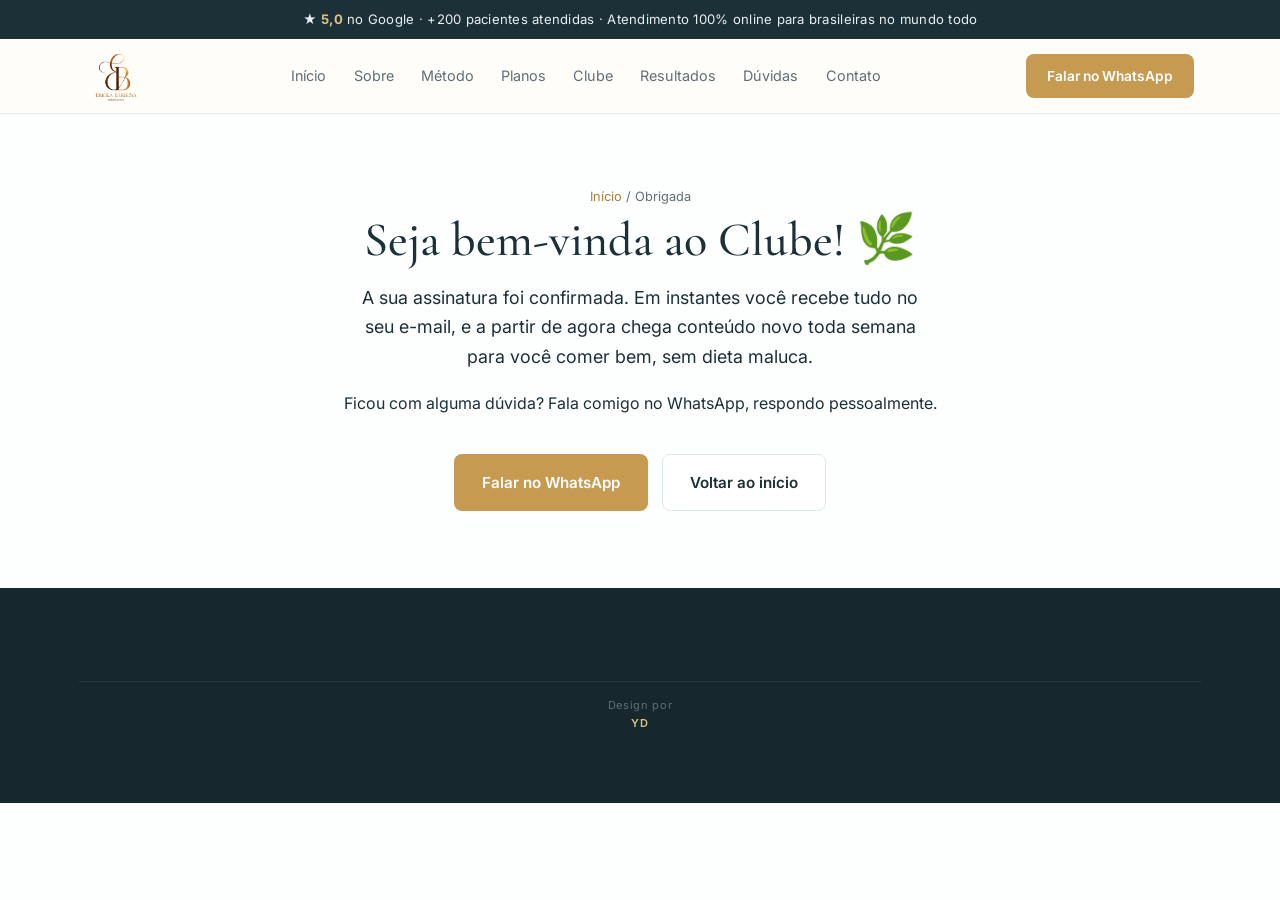
<file: obrigado.html>
<!DOCTYPE html>
<html lang="pt-BR">
<head>
<meta charset="UTF-8">
<meta name="viewport" content="width=device-width, initial-scale=1.0">
<title>Obrigada! · Clube Emagrecendo Sem Rebote | Ericka Barbosa</title>
<meta name="robots" content="noindex, nofollow">
<link rel="icon" href="/favicon.ico" sizes="any">
<link rel="icon" type="image/png" sizes="32x32" href="/img/favicon-32.png">
<link rel="apple-touch-icon" sizes="180x180" href="/img/apple-touch-icon.png">
<link rel="manifest" href="/site.webmanifest">
<meta name="theme-color" content="#1c3038">
<link rel="preconnect" href="https://fonts.googleapis.com"><link rel="preconnect" href="https://fonts.gstatic.com" crossorigin>
<link href="https://fonts.googleapis.com/css2?family=Cormorant+Garamond:ital,wght@0,400;0,500;0,600;1,400&family=Inter:wght@300;400;500;600;700&display=swap" rel="stylesheet">
<link rel="stylesheet" href="/css/main.css">
<!-- Google tag (gtag.js) -->
<script async src="https://www.googletagmanager.com/gtag/js?id=G-SHVP5NLDQ2"></script>
<script>
  window.dataLayer = window.dataLayer || [];
  function gtag(){dataLayer.push(arguments);}
  gtag('js', new Date());
  gtag('config', 'G-SHVP5NLDQ2');
  // Fire a purchase conversion when the client lands here after paying on Stripe.
  try{
    var params = new URLSearchParams(window.location.search);
    var txn = params.get('session_id') || ('clube-' + Date.now());
    gtag('event','purchase',{
      transaction_id: txn,
      value: 19,
      currency: 'EUR',
      items: [{item_id:'clube', item_name:'Clube Emagrecendo Sem Rebote', price:19, quantity:1}]
    });
  }catch(e){}
</script>
</head>
<body>
<div class="abar">★ <b>5,0</b> no Google · +200 pacientes atendidas · Atendimento 100% online para brasileiras no mundo todo</div>
<header><div class="wrap"><nav>
  <a class="brand" href="/"><img src="/img/logo.webp" alt="Ericka Barbosa Nutricionista"></a>
  <div class="nl">
    <a href="/">Início</a><a href="/sobre.html">Sobre</a><a href="/metodo.html">Método</a><a href="/planos.html">Planos</a><a href="/clube.html">Clube</a><a href="/resultados.html">Resultados</a><a href="/faq.html">Dúvidas</a><a href="/contato.html">Contato</a>
  </div>
  <div class="nav-right">
    <a class="btn wa nav-wa" href="https://wa.me/393758110439?text=Ol%C3%A1%2C%20Ericka!%20Acabei%20de%20entrar%20no%20Clube." target="_blank" rel="noopener">Falar no WhatsApp</a>
  </div>
</nav></div></header>

<main class="wrap" style="max-width:720px;margin:0 auto;padding:4.5rem 1.2rem;text-align:center">
  <div class="crumb" style="justify-content:center"><a href="/">Início</a> / Obrigada</div>
  <h1 style="font-family:'Cormorant Garamond',serif;font-size:clamp(2rem,5vw,3rem);line-height:1.1;margin:.4rem 0 1rem">Seja bem-vinda ao Clube! 🌿</h1>
  <p style="font-size:1.12rem;max-width:36rem;margin:0 auto 1.2rem">A sua assinatura foi confirmada. Em instantes você recebe tudo no seu e-mail, e a partir de agora chega conteúdo novo toda semana para você comer bem, sem dieta maluca.</p>
  <p style="margin:0 auto 2rem">Ficou com alguma dúvida? Fala comigo no WhatsApp, respondo pessoalmente.</p>
  <a class="btn wa" href="https://wa.me/393758110439?text=Ol%C3%A1%2C%20Ericka!%20Acabei%20de%20entrar%20no%20Clube%20e%20quero%20come%C3%A7ar." target="_blank" rel="noopener" style="margin:.3rem">Falar no WhatsApp</a>
  <a class="btn gh" href="/" style="margin:.3rem">Voltar ao início</a>
</main>

<footer><div class="wrap" style="text-align:center;padding:2rem 1.2rem">
  <div class="fcredit">Design por <a href="https://yektad.com/" title="Website by YektaD" target="_blank" rel="noopener">YD</a></div>
</div></footer>
</body>
</html>
</file>
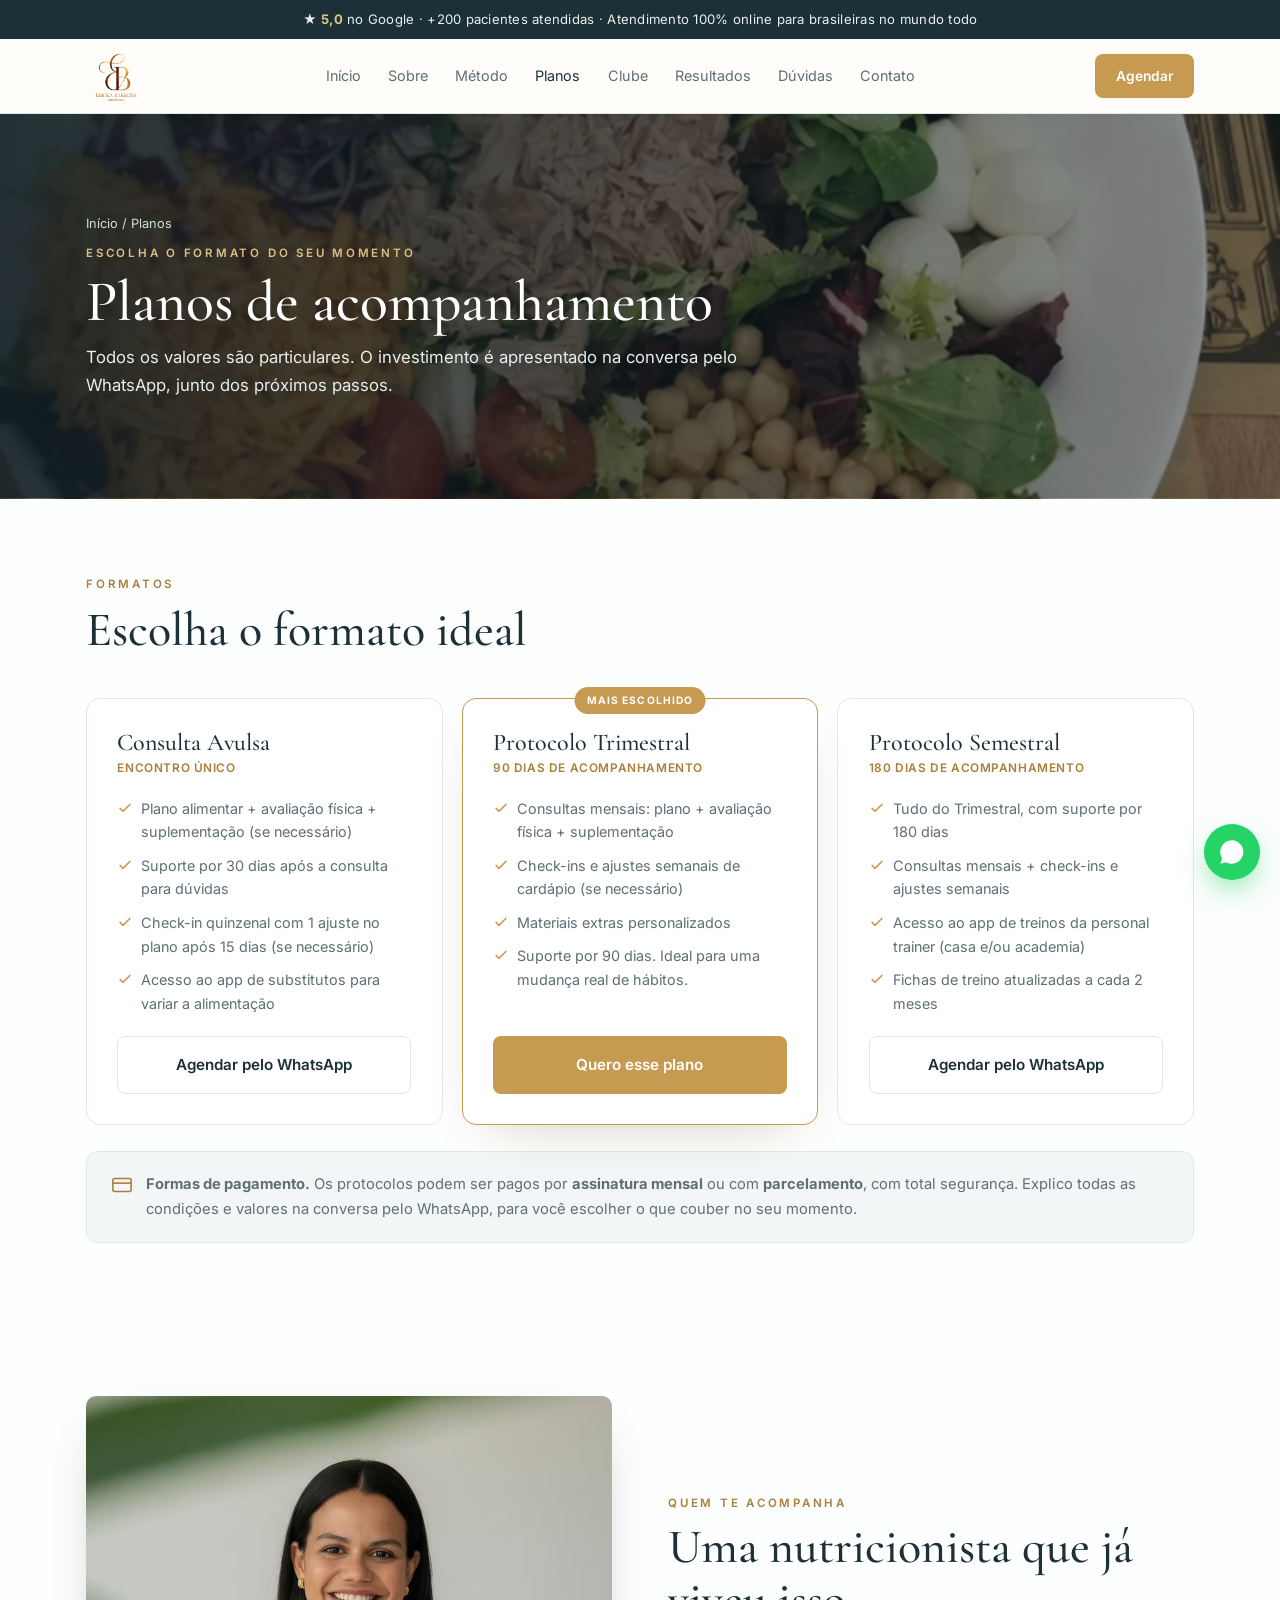
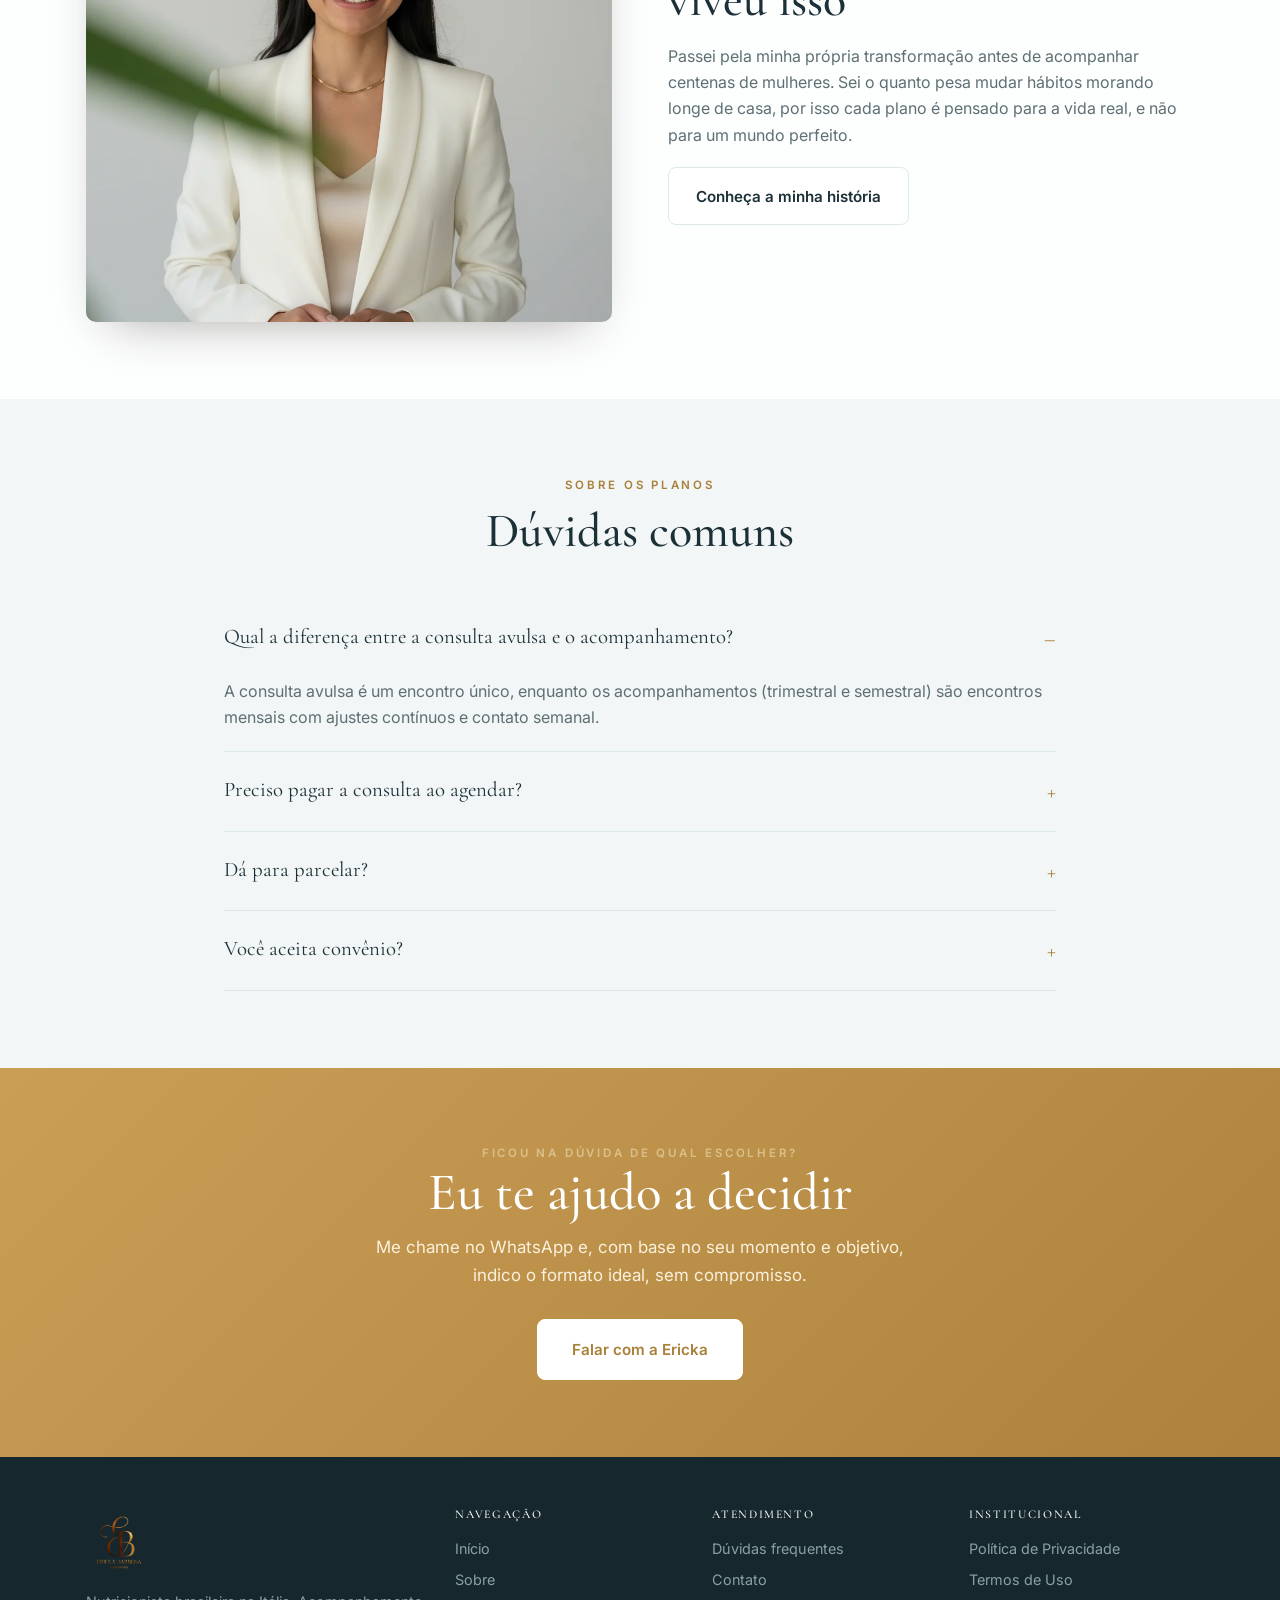
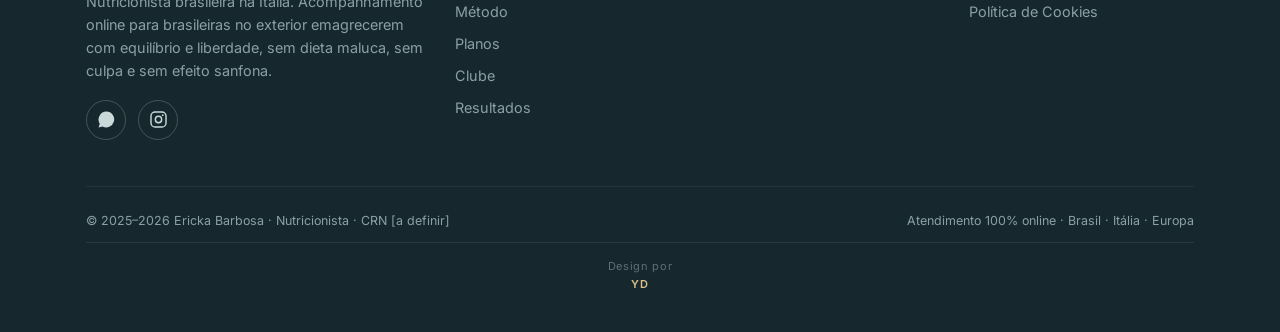
<file: planos.html>
<!DOCTYPE html>
<html lang="pt-BR">
<head>
<meta charset="UTF-8">
<meta name="viewport" content="width=device-width, initial-scale=1.0">
<title>Planos de acompanhamento | Ericka Barbosa Nutri</title>
<meta name="description" content="Planos de acompanhamento nutricional online da Ericka Barbosa para brasileiras no exterior. Atendimento humano e pagamento facilitado.">
<meta name="keywords" content="planos nutricionista online, consulta avulsa, protocolo trimestral, protocolo semestral, acompanhamento nutricional preço, parcelamento nutricionista">
<meta name="robots" content="index, follow, max-image-preview:large">
<link rel="canonical" href="https://erickabarbosa.com/planos.html">
<meta property="og:type" content="website"><meta property="og:locale" content="pt_BR">
<meta property="og:title" content="Planos de Acompanhamento, Ericka Barbosa Nutricionista">
<meta property="og:description" content="Planos de acompanhamento nutricional online da Ericka Barbosa para brasileiras no exterior. Atendimento humano e pagamento facilitado.">
<meta property="og:image" content="https://erickabarbosa.com/img/og.jpg">
<meta property="og:image:width" content="1200">
<meta property="og:image:height" content="630">
<meta property="og:image:alt" content="Ericka Barbosa, nutricionista brasileira na Itália">
<meta property="og:url" content="https://erickabarbosa.com/planos.html">
<meta name="twitter:card" content="summary_large_image">
<meta name="twitter:title" content="Planos de Acompanhamento, Ericka Barbosa Nutricionista">
<meta name="twitter:description" content="Planos de acompanhamento nutricional online da Ericka Barbosa para brasileiras no exterior. Atendimento humano e pagamento facilitado.">
<meta name="twitter:image" content="https://erickabarbosa.com/img/og.jpg">
<link rel="icon" href="/favicon.ico" sizes="any">
<link rel="icon" type="image/png" sizes="32x32" href="/img/favicon-32.png">
<link rel="icon" type="image/png" sizes="16x16" href="/img/favicon-16.png">
<link rel="apple-touch-icon" sizes="180x180" href="/img/apple-touch-icon.png">
<link rel="manifest" href="/site.webmanifest">
<meta name="theme-color" content="#1c3038">
<link rel="preconnect" href="https://fonts.googleapis.com"><link rel="preconnect" href="https://fonts.gstatic.com" crossorigin>
<link href="https://fonts.googleapis.com/css2?family=Cormorant+Garamond:ital,wght@0,400;0,500;0,600;1,400&family=Inter:wght@300;400;500;600;700&display=swap" rel="stylesheet">
<link rel="stylesheet" href="/css/main.css">
<script type="application/ld+json">
{"@context":"https://schema.org","@type":"Service","name":"Acompanhamento Nutricional Online","provider":{"@type":"Person","name":"Ericka Barbosa"},"areaServed":["IT","BR","EU"],"serviceType":"Consultoria de nutrição","hasOfferCatalog":{"@type":"OfferCatalog","name":"Planos de acompanhamento","itemListElement":[
{"@type":"Offer","itemOffered":{"@type":"Service","name":"Consulta Avulsa"}},
{"@type":"Offer","itemOffered":{"@type":"Service","name":"Protocolo Trimestral"}},
{"@type":"Offer","itemOffered":{"@type":"Service","name":"Protocolo Semestral"}}
]}}
</script>
<!-- Google tag (gtag.js) -->
<script async src="https://www.googletagmanager.com/gtag/js?id=G-SHVP5NLDQ2"></script>
<script>
  window.dataLayer = window.dataLayer || [];
  function gtag(){dataLayer.push(arguments);}
  gtag('js', new Date());
  gtag('config', 'G-SHVP5NLDQ2');
</script>
</head>
<body>
<div class="abar">★ <b>5,0</b> no Google · +200 pacientes atendidas · Atendimento 100% online para brasileiras no mundo todo</div>
<header><div class="wrap"><nav>
  <a class="brand" href="/"><img src="/img/logo.webp" alt="Ericka Barbosa Nutricionista"></a>
  <div class="nl">
    <a href="/">Início</a><a href="/sobre.html">Sobre</a><a href="/metodo.html">Método</a><a href="/planos.html">Planos</a><a href="/clube.html">Clube</a><a href="/resultados.html">Resultados</a><a href="/faq.html">Dúvidas</a><a href="/contato.html">Contato</a>
  </div>
  <div class="nav-right">
    <a class="btn wa nav-wa" href="https://wa.me/393758110439?text=Ol%C3%A1%2C%20Ericka!%20Quero%20agendar%20minha%20consulta." target="_blank" rel="noopener">Agendar</a>
    <button class="menu-btn" aria-label="Menu" onclick="this.closest('header').querySelector('.mobile').classList.toggle('open')"><span></span><span></span><span></span></button>
  </div>
</nav></div>
<div class="mobile">
  <button class="mobile-close" aria-label="Fechar menu" onclick="this.closest('.mobile').classList.remove('open')">&times;</button>
  <a href="/">Início</a><a href="/sobre.html">Sobre</a><a href="/metodo.html">Método</a><a href="/planos.html">Planos</a><a href="/clube.html">Clube</a><a href="/resultados.html">Resultados</a><a href="/faq.html">Dúvidas</a><a href="/contato.html">Contato</a>
  <a class="btn wa" href="https://wa.me/393758110439?text=Ol%C3%A1%2C%20Ericka!%20Quero%20agendar%20minha%20consulta." target="_blank" rel="noopener"><svg aria-hidden="true" viewBox="0 0 24 24" fill="currentColor"><path d="M17.5 14.4c-.3-.2-1.7-.8-2-.9-.3-.1-.5-.2-.7.2s-.8.9-.9 1.1c-.2.2-.3.2-.6.1-1.7-.9-2.9-1.6-4-3.5-.3-.5.3-.5.8-1.6.1-.2 0-.4 0-.5s-.7-1.7-1-2.3c-.3-.6-.5-.5-.7-.5h-.6c-.2 0-.5.1-.8.4s-1 1-1 2.5 1.1 2.9 1.2 3.1c.2.2 2.1 3.2 5.1 4.5.7.3 1.3.5 1.7.6.7.2 1.4.2 1.9.1.6-.1 1.7-.7 2-1.4.2-.7.2-1.2.2-1.4-.1-.1-.3-.2-.6-.3zM12 2a10 10 0 00-8.5 15.3L2 22l4.8-1.3A10 10 0 1012 2z"/></svg> Agendar pelo WhatsApp</a>
  <div class="mobile-social"><a href="https://wa.me/393758110439" target="_blank" rel="noopener" aria-label="WhatsApp"><svg aria-hidden="true" viewBox="0 0 24 24" fill="currentColor"><path d="M17.5 14.4c-.3-.2-1.7-.8-2-.9-.3-.1-.5-.2-.7.2s-.8.9-.9 1.1c-.2.2-.3.2-.6.1-1.7-.9-2.9-1.6-4-3.5-.3-.5.3-.5.8-1.6.1-.2 0-.4 0-.5s-.7-1.7-1-2.3c-.3-.6-.5-.5-.7-.5h-.6c-.2 0-.5.1-.8.4s-1 1-1 2.5 1.1 2.9 1.2 3.1c.2.2 2.1 3.2 5.1 4.5.7.3 1.3.5 1.7.6.7.2 1.4.2 1.9.1.6-.1 1.7-.7 2-1.4.2-.7.2-1.2.2-1.4-.1-.1-.3-.2-.6-.3zM12 2a10 10 0 00-8.5 15.3L2 22l4.8-1.3A10 10 0 1012 2z"/></svg></a><a href="https://instagram.com/erickapsbarbosa" target="_blank" rel="noopener" aria-label="Instagram"><svg aria-hidden="true" viewBox="0 0 24 24" fill="none" stroke="currentColor" stroke-width="1.8"><rect x="2.5" y="2.5" width="19" height="19" rx="5.2"/><circle cx="12" cy="12" r="4"/><circle cx="17.4" cy="6.6" r="1.1" fill="currentColor" stroke="none"/></svg></a></div>
</div>
</header>
<a class="fab" href="https://wa.me/393758110439?text=Ol%C3%A1%2C%20Ericka!%20Quero%20agendar%20minha%20consulta." target="_blank" rel="noopener" aria-label="Falar no WhatsApp"><svg aria-hidden="true" viewBox="0 0 24 24" fill="currentColor"><path d="M17.5 14.4c-.3-.2-1.7-.8-2-.9-.3-.1-.5-.2-.7.2s-.8.9-.9 1.1c-.2.2-.3.2-.6.1-1.7-.9-2.9-1.6-4-3.5-.3-.5.3-.5.8-1.6.1-.2 0-.4 0-.5s-.7-1.7-1-2.3c-.3-.6-.5-.5-.7-.5h-.6c-.2 0-.5.1-.8.4s-1 1-1 2.5 1.1 2.9 1.2 3.1c.2.2 2.1 3.2 5.1 4.5.7.3 1.3.5 1.7.6.7.2 1.4.2 1.9.1.6-.1 1.7-.7 2-1.4.2-.7.2-1.2.2-1.4-.1-.1-.3-.2-.6-.3zM12 2a10 10 0 00-8.5 15.3L2 22l4.8-1.3A10 10 0 1012 2z"/></svg></a>

<main>
<div class="phead hero-img" style="background-image:linear-gradient(90deg,rgba(16,30,36,.9),rgba(16,30,36,.42)),url(/img/food/salad.webp)"><div class="wrap">
  <div class="crumb"><a href="/">Início</a> / Planos</div>
  <div class="eye" style="margin-top:.6rem">Escolha o formato do seu momento</div>
  <h1>Planos de acompanhamento</h1>
  <p>Todos os valores são particulares. O investimento é apresentado na conversa pelo WhatsApp, junto dos próximos passos.</p>
</div></div>

<section><div class="wrap">
  <div class="sh"><div class="eye">Formatos</div><h2>Escolha o formato ideal</h2></div>
  <div class="pl">
    <div class="p"><h3>Consulta Avulsa</h3><div class="tg">Encontro único</div>
      <ul>
        <li><svg aria-hidden="true" viewBox="0 0 24 24" fill="none" stroke="currentColor" stroke-width="2.5"><path d="M20 6L9 17l-5-5"/></svg>Plano alimentar + avaliação física + suplementação (se necessário)</li>
        <li><svg aria-hidden="true" viewBox="0 0 24 24" fill="none" stroke="currentColor" stroke-width="2.5"><path d="M20 6L9 17l-5-5"/></svg>Suporte por 30 dias após a consulta para dúvidas</li>
        <li><svg aria-hidden="true" viewBox="0 0 24 24" fill="none" stroke="currentColor" stroke-width="2.5"><path d="M20 6L9 17l-5-5"/></svg>Check-in quinzenal com 1 ajuste no plano após 15 dias (se necessário)</li>
        <li><svg aria-hidden="true" viewBox="0 0 24 24" fill="none" stroke="currentColor" stroke-width="2.5"><path d="M20 6L9 17l-5-5"/></svg>Acesso ao app de substitutos para variar a alimentação</li>
      </ul>
      <a class="btn gh" href="https://wa.me/393758110439?text=Ol%C3%A1%2C%20Ericka!%20Quero%20a%20Consulta%20Avulsa." target="_blank" rel="noopener">Agendar pelo WhatsApp</a>
    </div>
    <div class="p f"><h3>Protocolo Trimestral</h3><div class="tg">90 dias de acompanhamento</div>
      <ul>
        <li><svg aria-hidden="true" viewBox="0 0 24 24" fill="none" stroke="currentColor" stroke-width="2.5"><path d="M20 6L9 17l-5-5"/></svg>Consultas mensais: plano + avaliação física + suplementação</li>
        <li><svg aria-hidden="true" viewBox="0 0 24 24" fill="none" stroke="currentColor" stroke-width="2.5"><path d="M20 6L9 17l-5-5"/></svg>Check-ins e ajustes semanais de cardápio (se necessário)</li>
        <li><svg aria-hidden="true" viewBox="0 0 24 24" fill="none" stroke="currentColor" stroke-width="2.5"><path d="M20 6L9 17l-5-5"/></svg>Materiais extras personalizados</li>
        <li><svg aria-hidden="true" viewBox="0 0 24 24" fill="none" stroke="currentColor" stroke-width="2.5"><path d="M20 6L9 17l-5-5"/></svg>Suporte por 90 dias. Ideal para uma mudança real de hábitos.</li>
      </ul>
      <a class="btn wa" href="https://wa.me/393758110439?text=Ol%C3%A1%2C%20Ericka!%20Quero%20o%20Protocolo%20Trimestral." target="_blank" rel="noopener">Quero esse plano</a>
    </div>
    <div class="p"><h3>Protocolo Semestral</h3><div class="tg">180 dias de acompanhamento</div>
      <ul>
        <li><svg aria-hidden="true" viewBox="0 0 24 24" fill="none" stroke="currentColor" stroke-width="2.5"><path d="M20 6L9 17l-5-5"/></svg>Tudo do Trimestral, com suporte por 180 dias</li>
        <li><svg aria-hidden="true" viewBox="0 0 24 24" fill="none" stroke="currentColor" stroke-width="2.5"><path d="M20 6L9 17l-5-5"/></svg>Consultas mensais + check-ins e ajustes semanais</li>
        <li><svg aria-hidden="true" viewBox="0 0 24 24" fill="none" stroke="currentColor" stroke-width="2.5"><path d="M20 6L9 17l-5-5"/></svg>Acesso ao app de treinos da personal trainer (casa e/ou academia)</li>
        <li><svg aria-hidden="true" viewBox="0 0 24 24" fill="none" stroke="currentColor" stroke-width="2.5"><path d="M20 6L9 17l-5-5"/></svg>Fichas de treino atualizadas a cada 2 meses</li>
      </ul>
      <a class="btn gh" href="https://wa.me/393758110439?text=Ol%C3%A1%2C%20Ericka!%20Quero%20o%20Protocolo%20Semestral." target="_blank" rel="noopener">Agendar pelo WhatsApp</a>
    </div>
  </div>

  <div class="paynote">
    <svg aria-hidden="true" viewBox="0 0 24 24" fill="none" stroke="currentColor" stroke-width="1.7"><rect x="2" y="5" width="20" height="14" rx="2"/><path d="M2 10h20"/></svg>
    <div><strong>Formas de pagamento.</strong> Os protocolos podem ser pagos por <strong>assinatura mensal</strong> ou com <strong>parcelamento</strong>, com total segurança. Explico todas as condições e valores na conversa pelo WhatsApp, para você escolher o que couber no seu momento.</div>
  </div>
</div></section>

<section class="ab"><div class="wrap">
  <img src="/img/ericka-planos.webp" alt="Ericka Barbosa, nutricionista brasileira na Itália" loading="lazy">
  <div>
    <div class="eye">Quem te acompanha</div>
    <h2>Uma nutricionista que já viveu isso</h2>
    <p>Passei pela minha própria transformação antes de acompanhar centenas de mulheres. Sei o quanto pesa mudar hábitos morando longe de casa, por isso cada plano é pensado para a vida real, e não para um mundo perfeito.</p>
    <div style="margin-top:1.2rem"><a class="btn gh" href="/sobre.html">Conheça a minha história</a></div>
  </div>
</div></section>

<section class="faq"><div class="wrap">
  <div class="sh c"><div class="eye">Sobre os planos</div><h2>Dúvidas comuns</h2></div>
  <div class="fl">
    <details class="qa" open><summary>Qual a diferença entre a consulta avulsa e o acompanhamento?</summary><p>A consulta avulsa é um encontro único, enquanto os acompanhamentos (trimestral e semestral) são encontros mensais com ajustes contínuos e contato semanal.</p></details>
    <details class="qa"><summary>Preciso pagar a consulta ao agendar?</summary><p>Sim. Para garantir o seu horário, a consulta deve ser paga em até 24h após o agendamento.</p></details>
    <details class="qa"><summary>Dá para parcelar?</summary><p>Sim. Além da assinatura mensal, é possível parcelar o valor. As condições são apresentadas na conversa pelo WhatsApp.</p></details>
    <details class="qa"><summary>Você aceita convênio?</summary><p>Os atendimentos são apenas particulares.</p></details>
  </div>
</div></section>

<section class="fin"><div class="wrap">
  <div class="eye" style="color:var(--gold-l)">Ficou na dúvida de qual escolher?</div>
  <h2>Eu te ajudo a decidir</h2>
  <p>Me chame no WhatsApp e, com base no seu momento e objetivo, indico o formato ideal, sem compromisso.</p>
  <a class="btn wa" href="https://wa.me/393758110439?text=Ol%C3%A1%2C%20Ericka!%20Quero%20ajuda%20para%20escolher%20o%20plano." target="_blank" rel="noopener" style="padding:1.05rem 2.1rem">Falar com a Ericka</a>
</div></section>
</main>
<footer><div class="wrap">
  <div class="fgrid">
    <div>
      <img class="flogo" src="/img/logo.webp" alt="Ericka Barbosa Nutricionista">
      <p class="desc">Nutricionista brasileira na Itália. Acompanhamento online para brasileiras no exterior emagrecerem com equilíbrio e liberdade, sem dieta maluca, sem culpa e sem efeito sanfona.</p>
      <div class="fsocial"><a href="https://wa.me/393758110439" target="_blank" rel="noopener" aria-label="WhatsApp"><svg aria-hidden="true" viewBox="0 0 24 24" fill="currentColor"><path d="M17.5 14.4c-.3-.2-1.7-.8-2-.9-.3-.1-.5-.2-.7.2s-.8.9-.9 1.1c-.2.2-.3.2-.6.1-1.7-.9-2.9-1.6-4-3.5-.3-.5.3-.5.8-1.6.1-.2 0-.4 0-.5s-.7-1.7-1-2.3c-.3-.6-.5-.5-.7-.5h-.6c-.2 0-.5.1-.8.4s-1 1-1 2.5 1.1 2.9 1.2 3.1c.2.2 2.1 3.2 5.1 4.5.7.3 1.3.5 1.7.6.7.2 1.4.2 1.9.1.6-.1 1.7-.7 2-1.4.2-.7.2-1.2.2-1.4-.1-.1-.3-.2-.6-.3zM12 2a10 10 0 00-8.5 15.3L2 22l4.8-1.3A10 10 0 1012 2z"/></svg></a><a href="https://instagram.com/erickapsbarbosa" target="_blank" rel="noopener" aria-label="Instagram"><svg aria-hidden="true" viewBox="0 0 24 24" fill="none" stroke="currentColor" stroke-width="1.8"><rect x="2.5" y="2.5" width="19" height="19" rx="5.2"/><circle cx="12" cy="12" r="4"/><circle cx="17.4" cy="6.6" r="1.1" fill="currentColor" stroke="none"/></svg></a></div>
    </div>
    <div><h4>Navegação</h4>
      <a href="/">Início</a><a href="/sobre.html">Sobre</a><a href="/metodo.html">Método</a><a href="/planos.html">Planos</a><a href="/clube.html">Clube</a><a href="/resultados.html">Resultados</a>
    </div>
    <div><h4>Atendimento</h4>
      <a href="/faq.html">Dúvidas frequentes</a><a href="/contato.html">Contato</a>
    </div>
    <div><h4>Institucional</h4>
      <a href="/politica-de-privacidade.html">Política de Privacidade</a>
      <a href="/termos-de-uso.html">Termos de Uso</a>
      <a href="/politica-de-cookies.html">Política de Cookies</a>
    </div>
  </div>
  <div class="fbottom">
    <span>© <span id="y"></span> Ericka Barbosa · Nutricionista · CRN [a definir]</span>
    <span>Atendimento 100% online · Brasil · Itália · Europa</span>
  </div>
<div class="fcredit">Design por <a href="https://yektad.com/" title="Website by YektaD" target="_blank" rel="noopener">YD</a></div></div></footer>
<script>
document.getElementById('y')&&(document.getElementById('y').textContent='2025\u2013'+new Date().getFullYear());
(function(){var p=location.pathname.replace(/index\.html$/,'')||'/';document.querySelectorAll('.nl a').forEach(function(a){var h=a.getAttribute('href');if(h===p||(h!=='/'&&p.indexOf(h)===0))a.classList.add('active');});})();document.querySelectorAll('.mobile a').forEach(function(a){a.addEventListener('click',function(){var m=document.querySelector('.mobile');if(m)m.classList.remove('open');});});
</script>

</body>
</html>
</file>
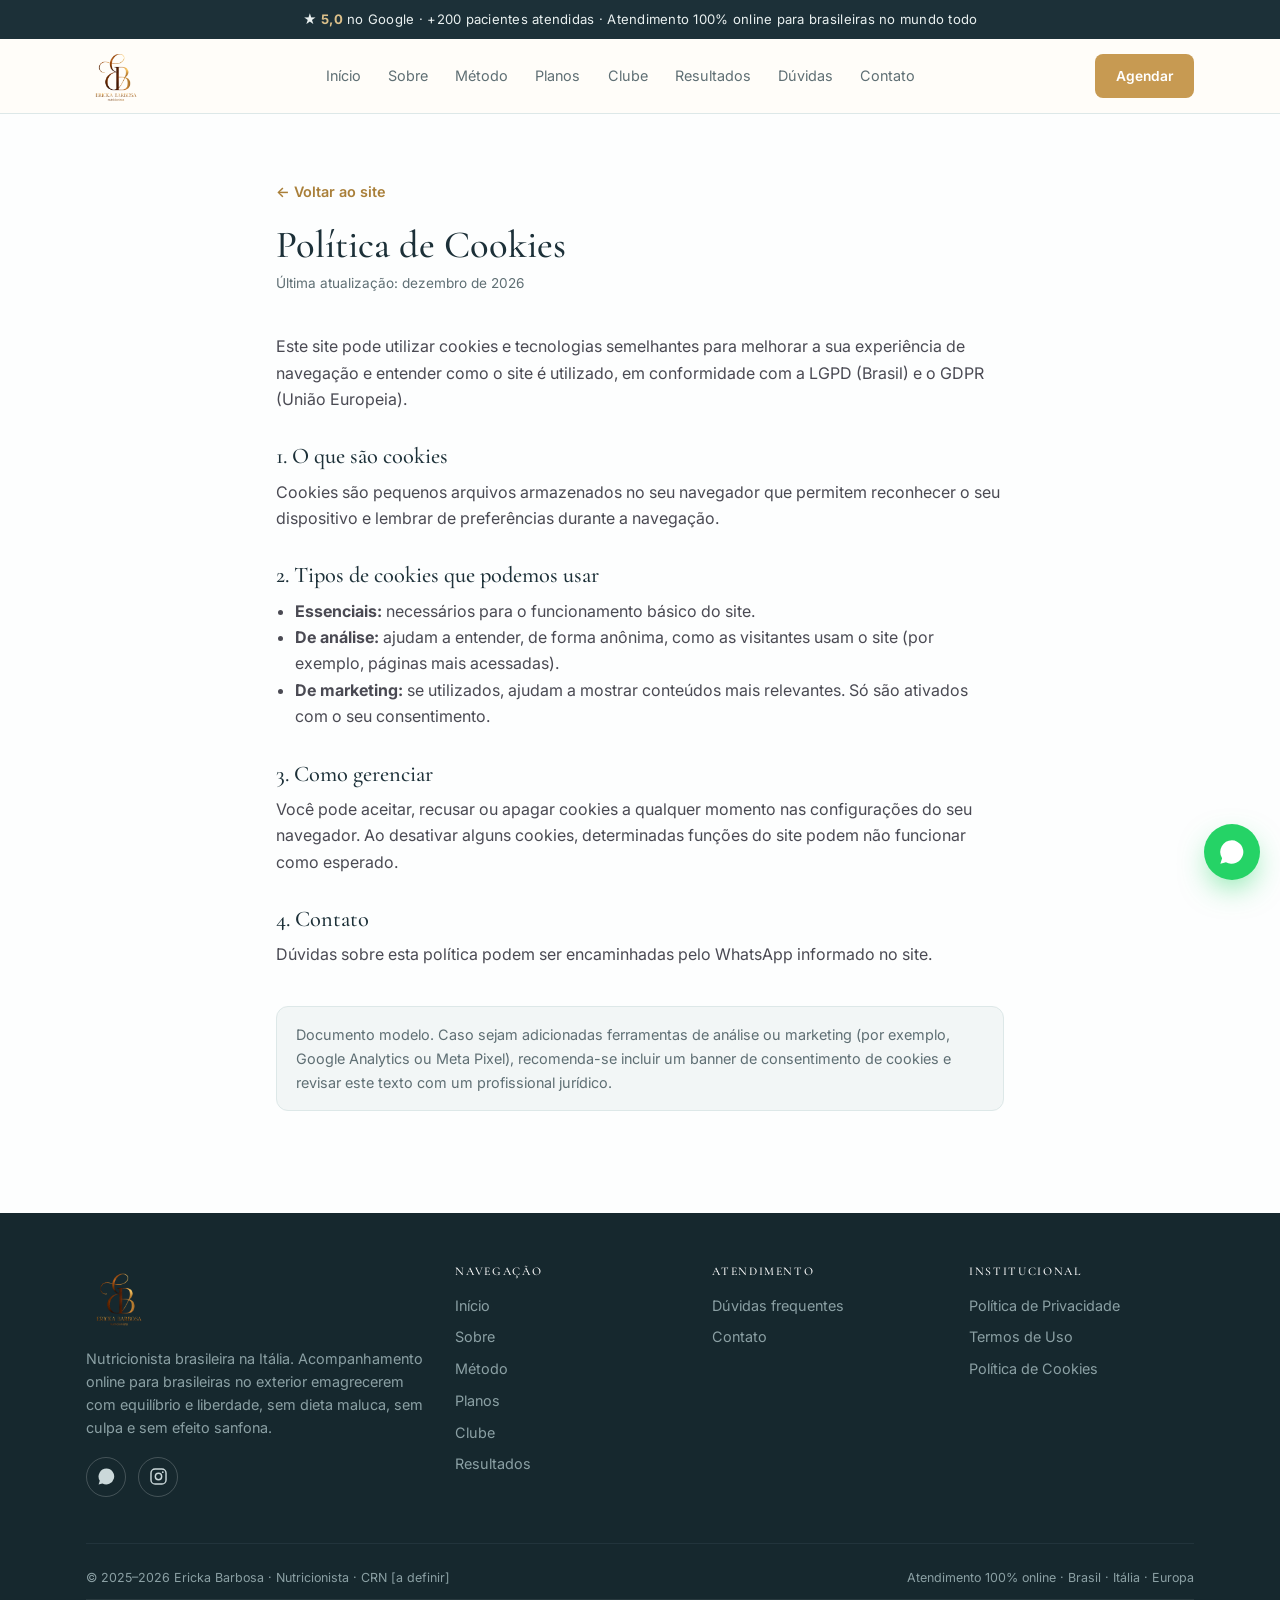
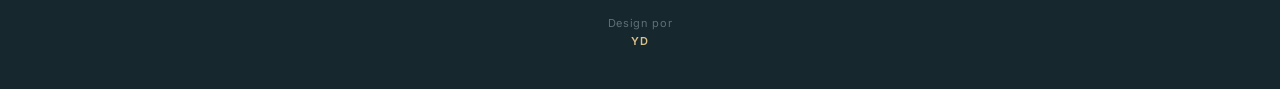
<file: politica-de-cookies.html>
<!DOCTYPE html>
<html lang="pt-BR">
<head>
<meta charset="UTF-8">
<meta name="viewport" content="width=device-width, initial-scale=1.0">
<title>Política de Cookies | Ericka Barbosa Nutricionista</title>
<meta name="description" content="Política de Cookies do site da nutricionista Ericka Barbosa: como usamos cookies e como você pode gerenciá-los, em conformidade com LGPD e GDPR.">
<meta name="robots" content="index, follow">
<link rel="canonical" href="https://erickabarbosa.com/politica-de-cookies.html">
<meta property="og:type" content="website">
<meta property="og:locale" content="pt_BR">
<meta property="og:title" content="Política de Cookies | Ericka Barbosa Nutricionista">
<meta property="og:description" content="Política de Cookies do site da nutricionista Ericka Barbosa: como usamos cookies e como você pode gerenciá-los, em conformidade com LGPD e GDPR.">
<meta property="og:url" content="https://erickabarbosa.com/politica-de-cookies.html">
<meta property="og:image" content="https://erickabarbosa.com/img/og.jpg">
<meta property="og:image:width" content="1200">
<meta property="og:image:height" content="630">
<meta property="og:image:alt" content="Ericka Barbosa, nutricionista brasileira na Itália">
<meta name="twitter:card" content="summary_large_image">
<meta name="twitter:title" content="Política de Cookies | Ericka Barbosa Nutricionista">
<meta name="twitter:description" content="Política de Cookies do site da nutricionista Ericka Barbosa: como usamos cookies e como você pode gerenciá-los, em conformidade com LGPD e GDPR.">
<meta name="twitter:image" content="https://erickabarbosa.com/img/og.jpg">
<link rel="icon" href="/favicon.ico" sizes="any">
<link rel="icon" type="image/png" sizes="32x32" href="/img/favicon-32.png">
<link rel="icon" type="image/png" sizes="16x16" href="/img/favicon-16.png">
<link rel="apple-touch-icon" sizes="180x180" href="/img/apple-touch-icon.png">
<link rel="manifest" href="/site.webmanifest">
<meta name="theme-color" content="#1c3038">
<link rel="preconnect" href="https://fonts.googleapis.com"><link rel="preconnect" href="https://fonts.gstatic.com" crossorigin>
<link href="https://fonts.googleapis.com/css2?family=Cormorant+Garamond:ital,wght@0,400;0,500;0,600;1,400&family=Inter:wght@300;400;500;600;700&display=swap" rel="stylesheet">
<link rel="stylesheet" href="/css/main.css">
<!-- Google tag (gtag.js) -->
<script async src="https://www.googletagmanager.com/gtag/js?id=G-SHVP5NLDQ2"></script>
<script>
  window.dataLayer = window.dataLayer || [];
  function gtag(){dataLayer.push(arguments);}
  gtag('js', new Date());
  gtag('config', 'G-SHVP5NLDQ2');
</script>
</head>
<body>
<div class="abar">★ <b>5,0</b> no Google · +200 pacientes atendidas · Atendimento 100% online para brasileiras no mundo todo</div>
<header><div class="wrap"><nav>
  <a class="brand" href="/"><img src="/img/logo.webp" alt="Ericka Barbosa Nutricionista"></a>
  <div class="nl">
    <a href="/">Início</a><a href="/sobre.html">Sobre</a><a href="/metodo.html">Método</a><a href="/planos.html">Planos</a><a href="/clube.html">Clube</a><a href="/resultados.html">Resultados</a><a href="/faq.html">Dúvidas</a><a href="/contato.html">Contato</a>
  </div>
  <div class="nav-right">
    <a class="btn wa nav-wa" href="https://wa.me/393758110439?text=Ol%C3%A1%2C%20Ericka!%20Quero%20agendar%20minha%20consulta." target="_blank" rel="noopener">Agendar</a>
    <button class="menu-btn" aria-label="Menu" onclick="this.closest('header').querySelector('.mobile').classList.toggle('open')"><span></span><span></span><span></span></button>
  </div>
</nav></div>
<div class="mobile">
  <button class="mobile-close" aria-label="Fechar menu" onclick="this.closest('.mobile').classList.remove('open')">&times;</button>
  <a href="/">Início</a><a href="/sobre.html">Sobre</a><a href="/metodo.html">Método</a><a href="/planos.html">Planos</a><a href="/clube.html">Clube</a><a href="/resultados.html">Resultados</a><a href="/faq.html">Dúvidas</a><a href="/contato.html">Contato</a>
  <a class="btn wa" href="https://wa.me/393758110439?text=Ol%C3%A1%2C%20Ericka!%20Quero%20agendar%20minha%20consulta." target="_blank" rel="noopener"><svg aria-hidden="true" viewBox="0 0 24 24" fill="currentColor"><path d="M17.5 14.4c-.3-.2-1.7-.8-2-.9-.3-.1-.5-.2-.7.2s-.8.9-.9 1.1c-.2.2-.3.2-.6.1-1.7-.9-2.9-1.6-4-3.5-.3-.5.3-.5.8-1.6.1-.2 0-.4 0-.5s-.7-1.7-1-2.3c-.3-.6-.5-.5-.7-.5h-.6c-.2 0-.5.1-.8.4s-1 1-1 2.5 1.1 2.9 1.2 3.1c.2.2 2.1 3.2 5.1 4.5.7.3 1.3.5 1.7.6.7.2 1.4.2 1.9.1.6-.1 1.7-.7 2-1.4.2-.7.2-1.2.2-1.4-.1-.1-.3-.2-.6-.3zM12 2a10 10 0 00-8.5 15.3L2 22l4.8-1.3A10 10 0 1012 2z"/></svg> Agendar pelo WhatsApp</a>
  <div class="mobile-social"><a href="https://wa.me/393758110439" target="_blank" rel="noopener" aria-label="WhatsApp"><svg aria-hidden="true" viewBox="0 0 24 24" fill="currentColor"><path d="M17.5 14.4c-.3-.2-1.7-.8-2-.9-.3-.1-.5-.2-.7.2s-.8.9-.9 1.1c-.2.2-.3.2-.6.1-1.7-.9-2.9-1.6-4-3.5-.3-.5.3-.5.8-1.6.1-.2 0-.4 0-.5s-.7-1.7-1-2.3c-.3-.6-.5-.5-.7-.5h-.6c-.2 0-.5.1-.8.4s-1 1-1 2.5 1.1 2.9 1.2 3.1c.2.2 2.1 3.2 5.1 4.5.7.3 1.3.5 1.7.6.7.2 1.4.2 1.9.1.6-.1 1.7-.7 2-1.4.2-.7.2-1.2.2-1.4-.1-.1-.3-.2-.6-.3zM12 2a10 10 0 00-8.5 15.3L2 22l4.8-1.3A10 10 0 1012 2z"/></svg></a><a href="https://instagram.com/erickapsbarbosa" target="_blank" rel="noopener" aria-label="Instagram"><svg aria-hidden="true" viewBox="0 0 24 24" fill="none" stroke="currentColor" stroke-width="1.8"><rect x="2.5" y="2.5" width="19" height="19" rx="5.2"/><circle cx="12" cy="12" r="4"/><circle cx="17.4" cy="6.6" r="1.1" fill="currentColor" stroke="none"/></svg></a></div>
</div>
</header>
<a class="fab" href="https://wa.me/393758110439?text=Ol%C3%A1%2C%20Ericka!%20Quero%20agendar%20minha%20consulta." target="_blank" rel="noopener" aria-label="Falar no WhatsApp"><svg aria-hidden="true" viewBox="0 0 24 24" fill="currentColor"><path d="M17.5 14.4c-.3-.2-1.7-.8-2-.9-.3-.1-.5-.2-.7.2s-.8.9-.9 1.1c-.2.2-.3.2-.6.1-1.7-.9-2.9-1.6-4-3.5-.3-.5.3-.5.8-1.6.1-.2 0-.4 0-.5s-.7-1.7-1-2.3c-.3-.6-.5-.5-.7-.5h-.6c-.2 0-.5.1-.8.4s-1 1-1 2.5 1.1 2.9 1.2 3.1c.2.2 2.1 3.2 5.1 4.5.7.3 1.3.5 1.7.6.7.2 1.4.2 1.9.1.6-.1 1.7-.7 2-1.4.2-.7.2-1.2.2-1.4-.1-.1-.3-.2-.6-.3zM12 2a10 10 0 00-8.5 15.3L2 22l4.8-1.3A10 10 0 1012 2z"/></svg></a>

<main><div class="legal">
  <a class="back" href="/">← Voltar ao site</a>
  <h1>Política de Cookies</h1>
  <p class="upd">Última atualização: <span id="d"></span></p>
  <p>Este site pode utilizar cookies e tecnologias semelhantes para melhorar a sua experiência de navegação e entender como o site é utilizado, em conformidade com a LGPD (Brasil) e o GDPR (União Europeia).</p>

  <h2>1. O que são cookies</h2>
  <p>Cookies são pequenos arquivos armazenados no seu navegador que permitem reconhecer o seu dispositivo e lembrar de preferências durante a navegação.</p>

  <h2>2. Tipos de cookies que podemos usar</h2>
  <ul>
    <li><strong>Essenciais:</strong> necessários para o funcionamento básico do site.</li>
    <li><strong>De análise:</strong> ajudam a entender, de forma anônima, como as visitantes usam o site (por exemplo, páginas mais acessadas).</li>
    <li><strong>De marketing:</strong> se utilizados, ajudam a mostrar conteúdos mais relevantes. Só são ativados com o seu consentimento.</li>
  </ul>

  <h2>3. Como gerenciar</h2>
  <p>Você pode aceitar, recusar ou apagar cookies a qualquer momento nas configurações do seu navegador. Ao desativar alguns cookies, determinadas funções do site podem não funcionar como esperado.</p>

  <h2>4. Contato</h2>
  <p>Dúvidas sobre esta política podem ser encaminhadas pelo WhatsApp informado no site.</p>

  <div class="note">Documento modelo. Caso sejam adicionadas ferramentas de análise ou marketing (por exemplo, Google Analytics ou Meta Pixel), recomenda-se incluir um banner de consentimento de cookies e revisar este texto com um profissional jurídico.</div>
</div></main>
<footer><div class="wrap">
  <div class="fgrid">
    <div>
      <img class="flogo" src="/img/logo.webp" alt="Ericka Barbosa Nutricionista">
      <p class="desc">Nutricionista brasileira na Itália. Acompanhamento online para brasileiras no exterior emagrecerem com equilíbrio e liberdade, sem dieta maluca, sem culpa e sem efeito sanfona.</p>
      <div class="fsocial"><a href="https://wa.me/393758110439" target="_blank" rel="noopener" aria-label="WhatsApp"><svg aria-hidden="true" viewBox="0 0 24 24" fill="currentColor"><path d="M17.5 14.4c-.3-.2-1.7-.8-2-.9-.3-.1-.5-.2-.7.2s-.8.9-.9 1.1c-.2.2-.3.2-.6.1-1.7-.9-2.9-1.6-4-3.5-.3-.5.3-.5.8-1.6.1-.2 0-.4 0-.5s-.7-1.7-1-2.3c-.3-.6-.5-.5-.7-.5h-.6c-.2 0-.5.1-.8.4s-1 1-1 2.5 1.1 2.9 1.2 3.1c.2.2 2.1 3.2 5.1 4.5.7.3 1.3.5 1.7.6.7.2 1.4.2 1.9.1.6-.1 1.7-.7 2-1.4.2-.7.2-1.2.2-1.4-.1-.1-.3-.2-.6-.3zM12 2a10 10 0 00-8.5 15.3L2 22l4.8-1.3A10 10 0 1012 2z"/></svg></a><a href="https://instagram.com/erickapsbarbosa" target="_blank" rel="noopener" aria-label="Instagram"><svg aria-hidden="true" viewBox="0 0 24 24" fill="none" stroke="currentColor" stroke-width="1.8"><rect x="2.5" y="2.5" width="19" height="19" rx="5.2"/><circle cx="12" cy="12" r="4"/><circle cx="17.4" cy="6.6" r="1.1" fill="currentColor" stroke="none"/></svg></a></div>
    </div>
    <div><h4>Navegação</h4>
      <a href="/">Início</a><a href="/sobre.html">Sobre</a><a href="/metodo.html">Método</a><a href="/planos.html">Planos</a><a href="/clube.html">Clube</a><a href="/resultados.html">Resultados</a>
    </div>
    <div><h4>Atendimento</h4>
      <a href="/faq.html">Dúvidas frequentes</a><a href="/contato.html">Contato</a>
    </div>
    <div><h4>Institucional</h4>
      <a href="/politica-de-privacidade.html">Política de Privacidade</a>
      <a href="/termos-de-uso.html">Termos de Uso</a>
      <a href="/politica-de-cookies.html">Política de Cookies</a>
    </div>
  </div>
  <div class="fbottom">
    <span>© <span id="y"></span> Ericka Barbosa · Nutricionista · CRN [a definir]</span>
    <span>Atendimento 100% online · Brasil · Itália · Europa</span>
  </div>
<div class="fcredit">Design por <a href="https://yektad.com/" title="Website by YektaD" target="_blank" rel="noopener">YD</a></div></div></footer>
<script>
document.getElementById('y')&&(document.getElementById('y').textContent='2025\u2013'+new Date().getFullYear());
(function(){var p=location.pathname.replace(/index\.html$/,'')||'/';document.querySelectorAll('.nl a').forEach(function(a){var h=a.getAttribute('href');if(h===p||(h!=='/'&&p.indexOf(h)===0))a.classList.add('active');});})();document.querySelectorAll('.mobile a').forEach(function(a){a.addEventListener('click',function(){var m=document.querySelector('.mobile');if(m)m.classList.remove('open');});});
</script>

<script>document.getElementById('d').textContent=new Date().toLocaleDateString('pt-BR',{year:'numeric',month:'long'});</script>
</body>
</html>
</file>
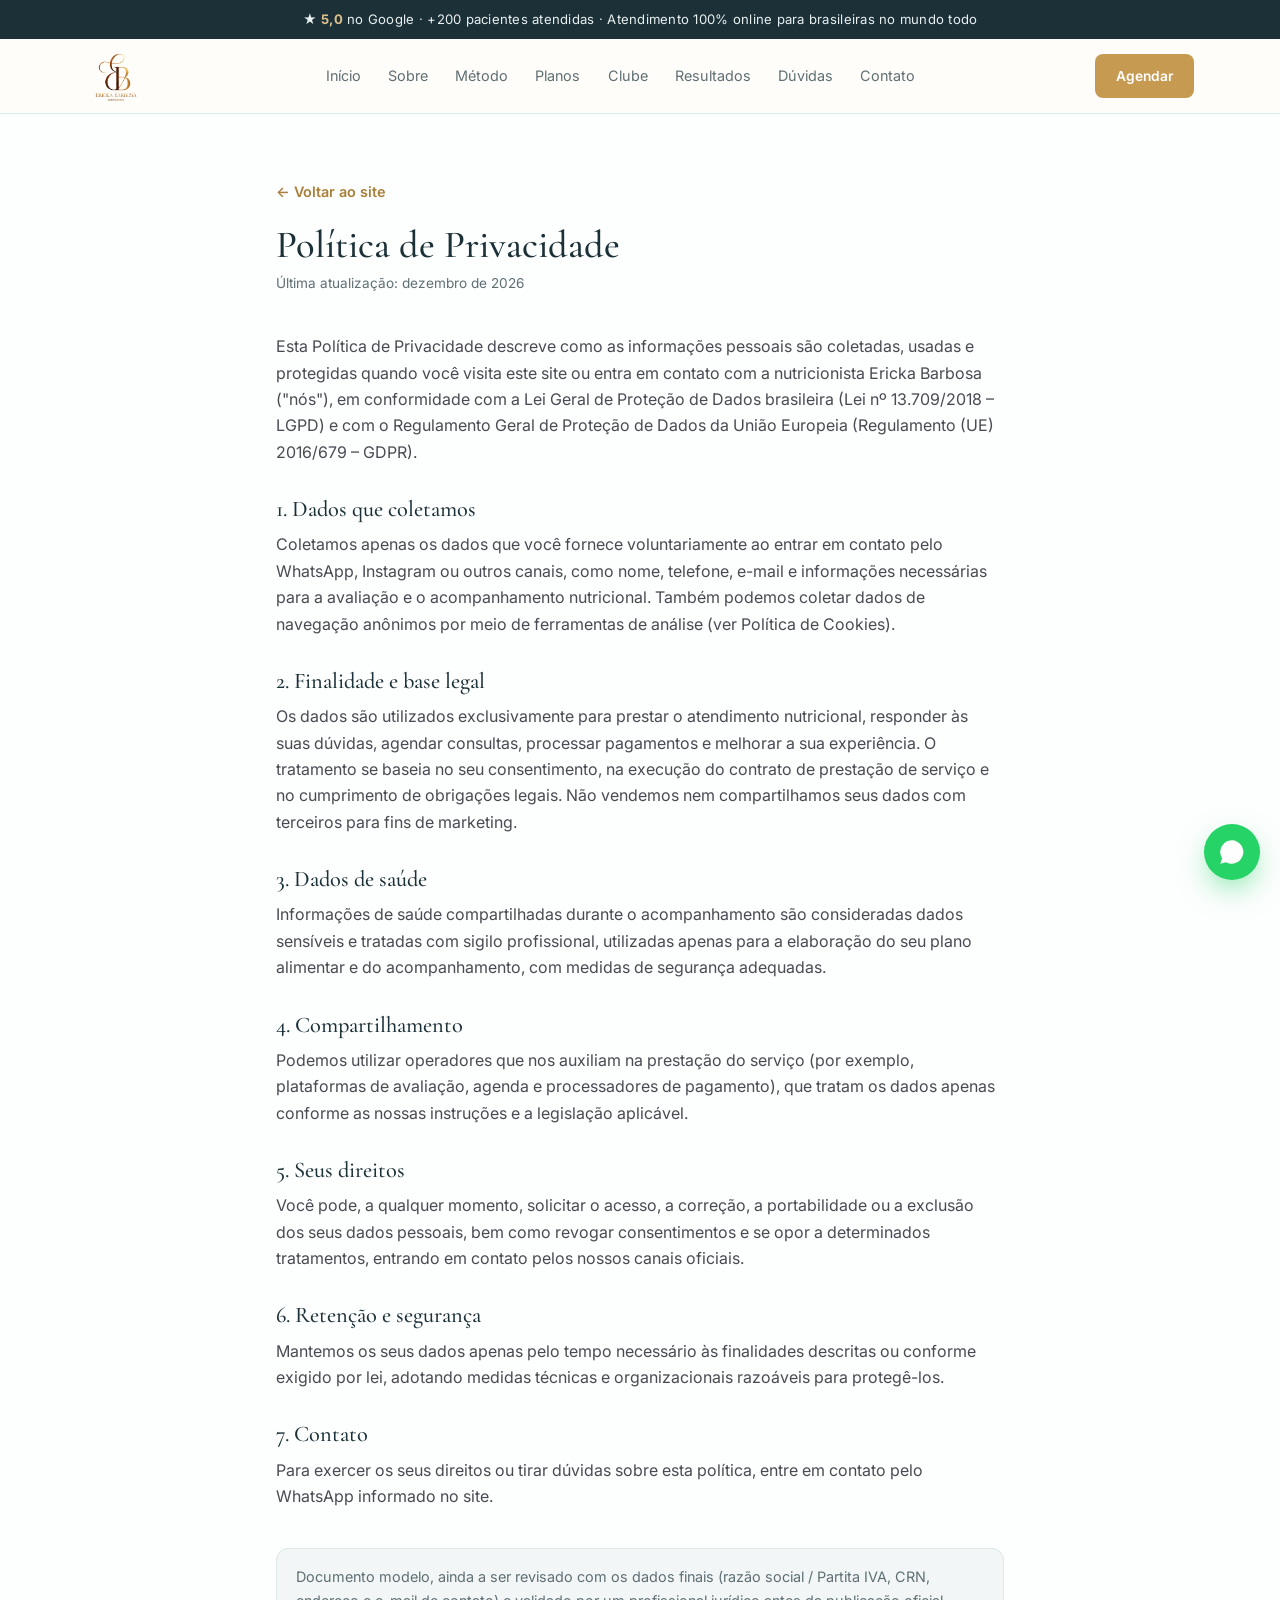
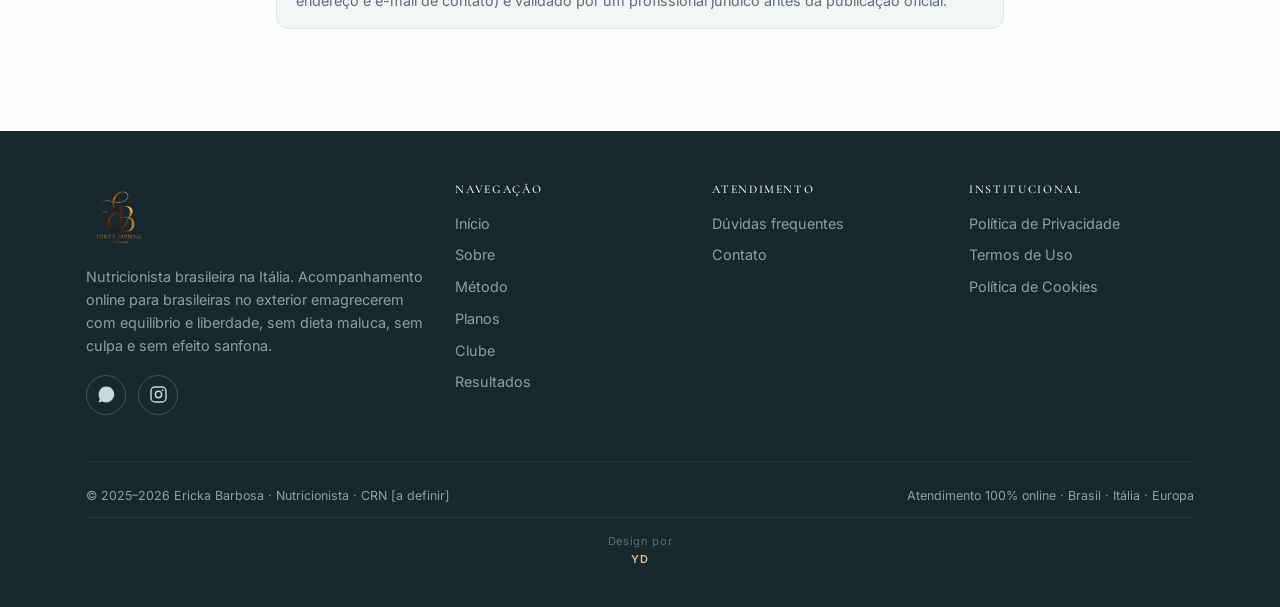
<file: politica-de-privacidade.html>
<!DOCTYPE html>
<html lang="pt-BR">
<head>
<meta charset="UTF-8">
<meta name="viewport" content="width=device-width, initial-scale=1.0">
<title>Política de Privacidade | Ericka Barbosa Nutricionista</title>
<meta name="description" content="Política de Privacidade do site da nutricionista Ericka Barbosa, em conformidade com a LGPD (Brasil) e o GDPR (União Europeia).">
<meta name="robots" content="index, follow">
<link rel="canonical" href="https://erickabarbosa.com/politica-de-privacidade.html">
<meta property="og:type" content="website">
<meta property="og:locale" content="pt_BR">
<meta property="og:title" content="Política de Privacidade | Ericka Barbosa Nutricionista">
<meta property="og:description" content="Política de Privacidade do site da nutricionista Ericka Barbosa, em conformidade com a LGPD (Brasil) e o GDPR (União Europeia).">
<meta property="og:url" content="https://erickabarbosa.com/politica-de-privacidade.html">
<meta property="og:image" content="https://erickabarbosa.com/img/og.jpg">
<meta property="og:image:width" content="1200">
<meta property="og:image:height" content="630">
<meta property="og:image:alt" content="Ericka Barbosa, nutricionista brasileira na Itália">
<meta name="twitter:card" content="summary_large_image">
<meta name="twitter:title" content="Política de Privacidade | Ericka Barbosa Nutricionista">
<meta name="twitter:description" content="Política de Privacidade do site da nutricionista Ericka Barbosa, em conformidade com a LGPD (Brasil) e o GDPR (União Europeia).">
<meta name="twitter:image" content="https://erickabarbosa.com/img/og.jpg">
<link rel="icon" href="/favicon.ico" sizes="any">
<link rel="icon" type="image/png" sizes="32x32" href="/img/favicon-32.png">
<link rel="icon" type="image/png" sizes="16x16" href="/img/favicon-16.png">
<link rel="apple-touch-icon" sizes="180x180" href="/img/apple-touch-icon.png">
<link rel="manifest" href="/site.webmanifest">
<meta name="theme-color" content="#1c3038">
<link rel="preconnect" href="https://fonts.googleapis.com"><link rel="preconnect" href="https://fonts.gstatic.com" crossorigin>
<link href="https://fonts.googleapis.com/css2?family=Cormorant+Garamond:ital,wght@0,400;0,500;0,600;1,400&family=Inter:wght@300;400;500;600;700&display=swap" rel="stylesheet">
<link rel="stylesheet" href="/css/main.css">
<!-- Google tag (gtag.js) -->
<script async src="https://www.googletagmanager.com/gtag/js?id=G-SHVP5NLDQ2"></script>
<script>
  window.dataLayer = window.dataLayer || [];
  function gtag(){dataLayer.push(arguments);}
  gtag('js', new Date());
  gtag('config', 'G-SHVP5NLDQ2');
</script>
</head>
<body>
<div class="abar">★ <b>5,0</b> no Google · +200 pacientes atendidas · Atendimento 100% online para brasileiras no mundo todo</div>
<header><div class="wrap"><nav>
  <a class="brand" href="/"><img src="/img/logo.webp" alt="Ericka Barbosa Nutricionista"></a>
  <div class="nl">
    <a href="/">Início</a><a href="/sobre.html">Sobre</a><a href="/metodo.html">Método</a><a href="/planos.html">Planos</a><a href="/clube.html">Clube</a><a href="/resultados.html">Resultados</a><a href="/faq.html">Dúvidas</a><a href="/contato.html">Contato</a>
  </div>
  <div class="nav-right">
    <a class="btn wa nav-wa" href="https://wa.me/393758110439?text=Ol%C3%A1%2C%20Ericka!%20Quero%20agendar%20minha%20consulta." target="_blank" rel="noopener">Agendar</a>
    <button class="menu-btn" aria-label="Menu" onclick="this.closest('header').querySelector('.mobile').classList.toggle('open')"><span></span><span></span><span></span></button>
  </div>
</nav></div>
<div class="mobile">
  <button class="mobile-close" aria-label="Fechar menu" onclick="this.closest('.mobile').classList.remove('open')">&times;</button>
  <a href="/">Início</a><a href="/sobre.html">Sobre</a><a href="/metodo.html">Método</a><a href="/planos.html">Planos</a><a href="/clube.html">Clube</a><a href="/resultados.html">Resultados</a><a href="/faq.html">Dúvidas</a><a href="/contato.html">Contato</a>
  <a class="btn wa" href="https://wa.me/393758110439?text=Ol%C3%A1%2C%20Ericka!%20Quero%20agendar%20minha%20consulta." target="_blank" rel="noopener"><svg aria-hidden="true" viewBox="0 0 24 24" fill="currentColor"><path d="M17.5 14.4c-.3-.2-1.7-.8-2-.9-.3-.1-.5-.2-.7.2s-.8.9-.9 1.1c-.2.2-.3.2-.6.1-1.7-.9-2.9-1.6-4-3.5-.3-.5.3-.5.8-1.6.1-.2 0-.4 0-.5s-.7-1.7-1-2.3c-.3-.6-.5-.5-.7-.5h-.6c-.2 0-.5.1-.8.4s-1 1-1 2.5 1.1 2.9 1.2 3.1c.2.2 2.1 3.2 5.1 4.5.7.3 1.3.5 1.7.6.7.2 1.4.2 1.9.1.6-.1 1.7-.7 2-1.4.2-.7.2-1.2.2-1.4-.1-.1-.3-.2-.6-.3zM12 2a10 10 0 00-8.5 15.3L2 22l4.8-1.3A10 10 0 1012 2z"/></svg> Agendar pelo WhatsApp</a>
  <div class="mobile-social"><a href="https://wa.me/393758110439" target="_blank" rel="noopener" aria-label="WhatsApp"><svg aria-hidden="true" viewBox="0 0 24 24" fill="currentColor"><path d="M17.5 14.4c-.3-.2-1.7-.8-2-.9-.3-.1-.5-.2-.7.2s-.8.9-.9 1.1c-.2.2-.3.2-.6.1-1.7-.9-2.9-1.6-4-3.5-.3-.5.3-.5.8-1.6.1-.2 0-.4 0-.5s-.7-1.7-1-2.3c-.3-.6-.5-.5-.7-.5h-.6c-.2 0-.5.1-.8.4s-1 1-1 2.5 1.1 2.9 1.2 3.1c.2.2 2.1 3.2 5.1 4.5.7.3 1.3.5 1.7.6.7.2 1.4.2 1.9.1.6-.1 1.7-.7 2-1.4.2-.7.2-1.2.2-1.4-.1-.1-.3-.2-.6-.3zM12 2a10 10 0 00-8.5 15.3L2 22l4.8-1.3A10 10 0 1012 2z"/></svg></a><a href="https://instagram.com/erickapsbarbosa" target="_blank" rel="noopener" aria-label="Instagram"><svg aria-hidden="true" viewBox="0 0 24 24" fill="none" stroke="currentColor" stroke-width="1.8"><rect x="2.5" y="2.5" width="19" height="19" rx="5.2"/><circle cx="12" cy="12" r="4"/><circle cx="17.4" cy="6.6" r="1.1" fill="currentColor" stroke="none"/></svg></a></div>
</div>
</header>
<a class="fab" href="https://wa.me/393758110439?text=Ol%C3%A1%2C%20Ericka!%20Quero%20agendar%20minha%20consulta." target="_blank" rel="noopener" aria-label="Falar no WhatsApp"><svg aria-hidden="true" viewBox="0 0 24 24" fill="currentColor"><path d="M17.5 14.4c-.3-.2-1.7-.8-2-.9-.3-.1-.5-.2-.7.2s-.8.9-.9 1.1c-.2.2-.3.2-.6.1-1.7-.9-2.9-1.6-4-3.5-.3-.5.3-.5.8-1.6.1-.2 0-.4 0-.5s-.7-1.7-1-2.3c-.3-.6-.5-.5-.7-.5h-.6c-.2 0-.5.1-.8.4s-1 1-1 2.5 1.1 2.9 1.2 3.1c.2.2 2.1 3.2 5.1 4.5.7.3 1.3.5 1.7.6.7.2 1.4.2 1.9.1.6-.1 1.7-.7 2-1.4.2-.7.2-1.2.2-1.4-.1-.1-.3-.2-.6-.3zM12 2a10 10 0 00-8.5 15.3L2 22l4.8-1.3A10 10 0 1012 2z"/></svg></a>

<main><div class="legal">
  <a class="back" href="/">← Voltar ao site</a>
  <h1>Política de Privacidade</h1>
  <p class="upd">Última atualização: <span id="d"></span></p>
  <p>Esta Política de Privacidade descreve como as informações pessoais são coletadas, usadas e protegidas quando você visita este site ou entra em contato com a nutricionista Ericka Barbosa ("nós"), em conformidade com a Lei Geral de Proteção de Dados brasileira (Lei nº 13.709/2018 – LGPD) e com o Regulamento Geral de Proteção de Dados da União Europeia (Regulamento (UE) 2016/679 – GDPR).</p>

  <h2>1. Dados que coletamos</h2>
  <p>Coletamos apenas os dados que você fornece voluntariamente ao entrar em contato pelo WhatsApp, Instagram ou outros canais, como nome, telefone, e-mail e informações necessárias para a avaliação e o acompanhamento nutricional. Também podemos coletar dados de navegação anônimos por meio de ferramentas de análise (ver Política de Cookies).</p>

  <h2>2. Finalidade e base legal</h2>
  <p>Os dados são utilizados exclusivamente para prestar o atendimento nutricional, responder às suas dúvidas, agendar consultas, processar pagamentos e melhorar a sua experiência. O tratamento se baseia no seu consentimento, na execução do contrato de prestação de serviço e no cumprimento de obrigações legais. Não vendemos nem compartilhamos seus dados com terceiros para fins de marketing.</p>

  <h2>3. Dados de saúde</h2>
  <p>Informações de saúde compartilhadas durante o acompanhamento são consideradas dados sensíveis e tratadas com sigilo profissional, utilizadas apenas para a elaboração do seu plano alimentar e do acompanhamento, com medidas de segurança adequadas.</p>

  <h2>4. Compartilhamento</h2>
  <p>Podemos utilizar operadores que nos auxiliam na prestação do serviço (por exemplo, plataformas de avaliação, agenda e processadores de pagamento), que tratam os dados apenas conforme as nossas instruções e a legislação aplicável.</p>

  <h2>5. Seus direitos</h2>
  <p>Você pode, a qualquer momento, solicitar o acesso, a correção, a portabilidade ou a exclusão dos seus dados pessoais, bem como revogar consentimentos e se opor a determinados tratamentos, entrando em contato pelos nossos canais oficiais.</p>

  <h2>6. Retenção e segurança</h2>
  <p>Mantemos os seus dados apenas pelo tempo necessário às finalidades descritas ou conforme exigido por lei, adotando medidas técnicas e organizacionais razoáveis para protegê-los.</p>

  <h2>7. Contato</h2>
  <p>Para exercer os seus direitos ou tirar dúvidas sobre esta política, entre em contato pelo WhatsApp informado no site.</p>

  <div class="note">Documento modelo, ainda a ser revisado com os dados finais (razão social / Partita IVA, CRN, endereço e e-mail de contato) e validado por um profissional jurídico antes da publicação oficial.</div>
</div></main>
<footer><div class="wrap">
  <div class="fgrid">
    <div>
      <img class="flogo" src="/img/logo.webp" alt="Ericka Barbosa Nutricionista">
      <p class="desc">Nutricionista brasileira na Itália. Acompanhamento online para brasileiras no exterior emagrecerem com equilíbrio e liberdade, sem dieta maluca, sem culpa e sem efeito sanfona.</p>
      <div class="fsocial"><a href="https://wa.me/393758110439" target="_blank" rel="noopener" aria-label="WhatsApp"><svg aria-hidden="true" viewBox="0 0 24 24" fill="currentColor"><path d="M17.5 14.4c-.3-.2-1.7-.8-2-.9-.3-.1-.5-.2-.7.2s-.8.9-.9 1.1c-.2.2-.3.2-.6.1-1.7-.9-2.9-1.6-4-3.5-.3-.5.3-.5.8-1.6.1-.2 0-.4 0-.5s-.7-1.7-1-2.3c-.3-.6-.5-.5-.7-.5h-.6c-.2 0-.5.1-.8.4s-1 1-1 2.5 1.1 2.9 1.2 3.1c.2.2 2.1 3.2 5.1 4.5.7.3 1.3.5 1.7.6.7.2 1.4.2 1.9.1.6-.1 1.7-.7 2-1.4.2-.7.2-1.2.2-1.4-.1-.1-.3-.2-.6-.3zM12 2a10 10 0 00-8.5 15.3L2 22l4.8-1.3A10 10 0 1012 2z"/></svg></a><a href="https://instagram.com/erickapsbarbosa" target="_blank" rel="noopener" aria-label="Instagram"><svg aria-hidden="true" viewBox="0 0 24 24" fill="none" stroke="currentColor" stroke-width="1.8"><rect x="2.5" y="2.5" width="19" height="19" rx="5.2"/><circle cx="12" cy="12" r="4"/><circle cx="17.4" cy="6.6" r="1.1" fill="currentColor" stroke="none"/></svg></a></div>
    </div>
    <div><h4>Navegação</h4>
      <a href="/">Início</a><a href="/sobre.html">Sobre</a><a href="/metodo.html">Método</a><a href="/planos.html">Planos</a><a href="/clube.html">Clube</a><a href="/resultados.html">Resultados</a>
    </div>
    <div><h4>Atendimento</h4>
      <a href="/faq.html">Dúvidas frequentes</a><a href="/contato.html">Contato</a>
    </div>
    <div><h4>Institucional</h4>
      <a href="/politica-de-privacidade.html">Política de Privacidade</a>
      <a href="/termos-de-uso.html">Termos de Uso</a>
      <a href="/politica-de-cookies.html">Política de Cookies</a>
    </div>
  </div>
  <div class="fbottom">
    <span>© <span id="y"></span> Ericka Barbosa · Nutricionista · CRN [a definir]</span>
    <span>Atendimento 100% online · Brasil · Itália · Europa</span>
  </div>
<div class="fcredit">Design por <a href="https://yektad.com/" title="Website by YektaD" target="_blank" rel="noopener">YD</a></div></div></footer>
<script>
document.getElementById('y')&&(document.getElementById('y').textContent='2025\u2013'+new Date().getFullYear());
(function(){var p=location.pathname.replace(/index\.html$/,'')||'/';document.querySelectorAll('.nl a').forEach(function(a){var h=a.getAttribute('href');if(h===p||(h!=='/'&&p.indexOf(h)===0))a.classList.add('active');});})();document.querySelectorAll('.mobile a').forEach(function(a){a.addEventListener('click',function(){var m=document.querySelector('.mobile');if(m)m.classList.remove('open');});});
</script>

<script>document.getElementById('d').textContent=new Date().toLocaleDateString('pt-BR',{year:'numeric',month:'long'});</script>
</body>
</html>
</file>
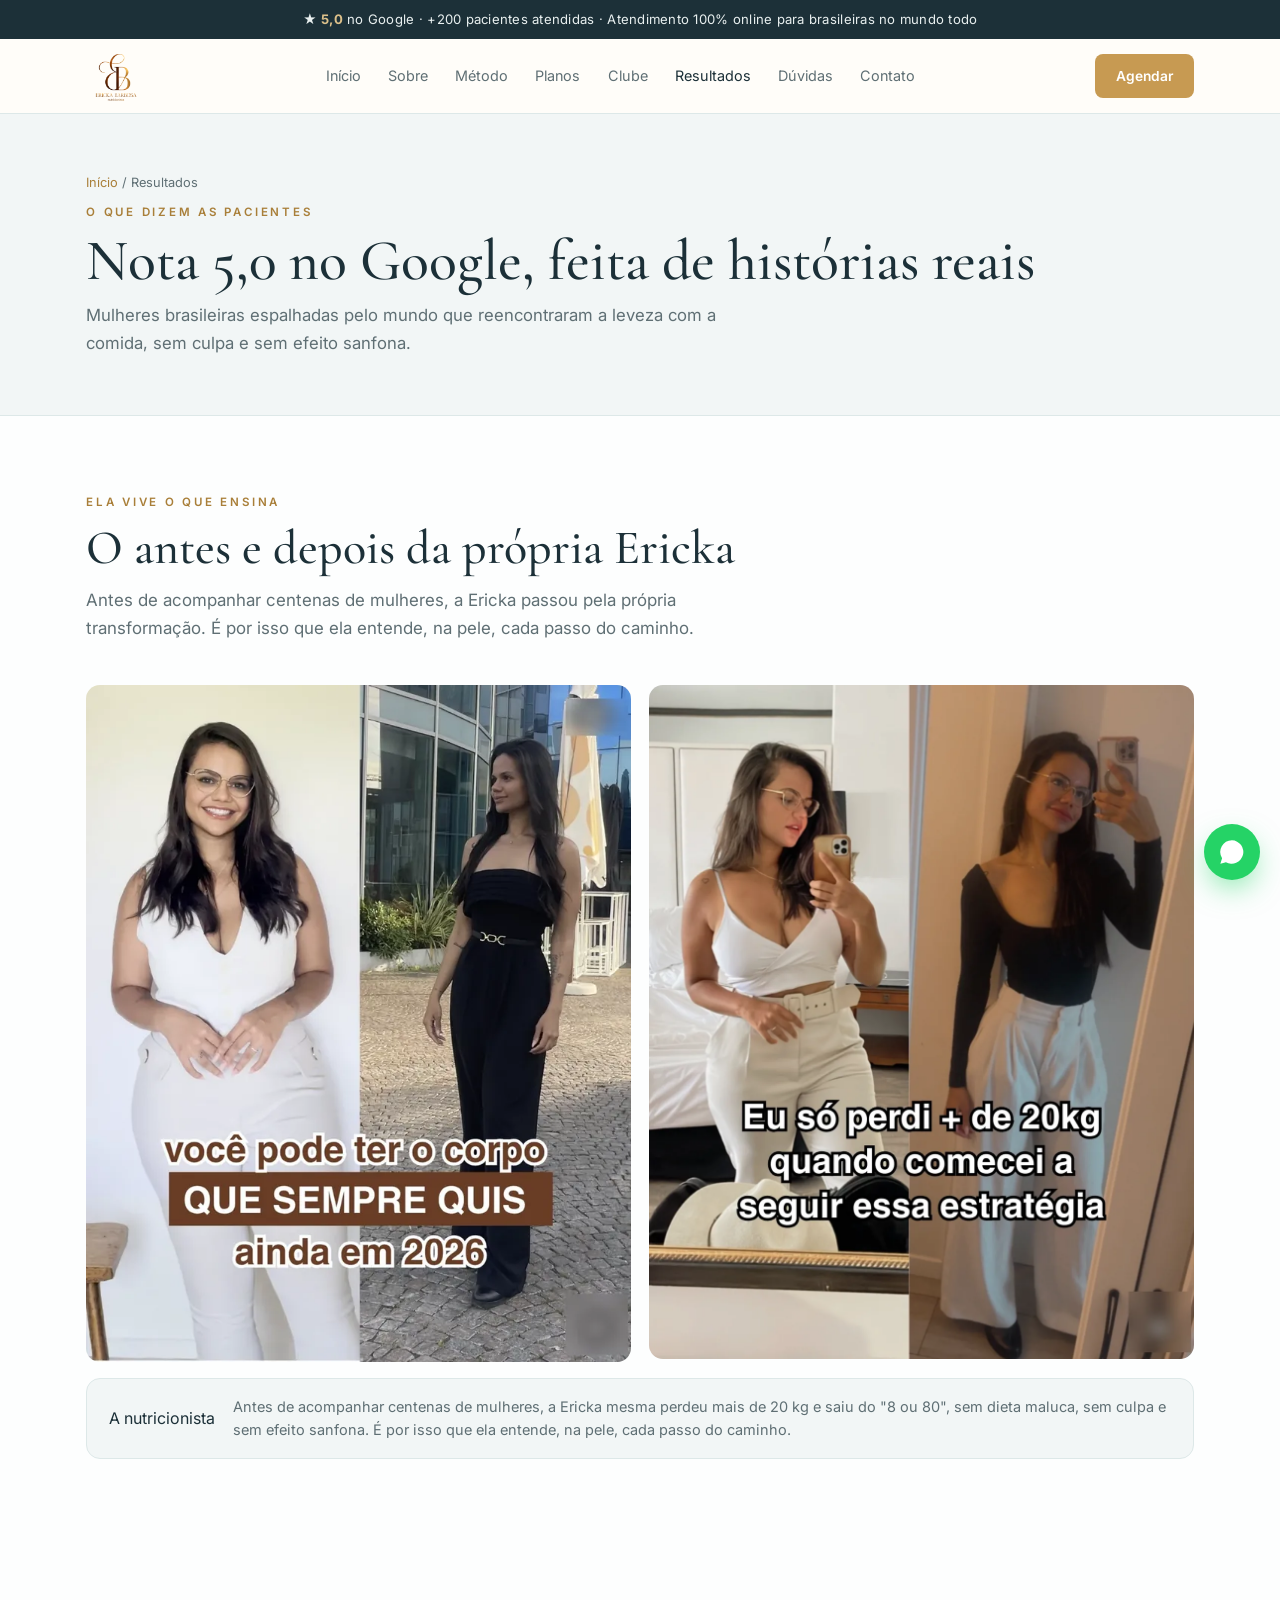
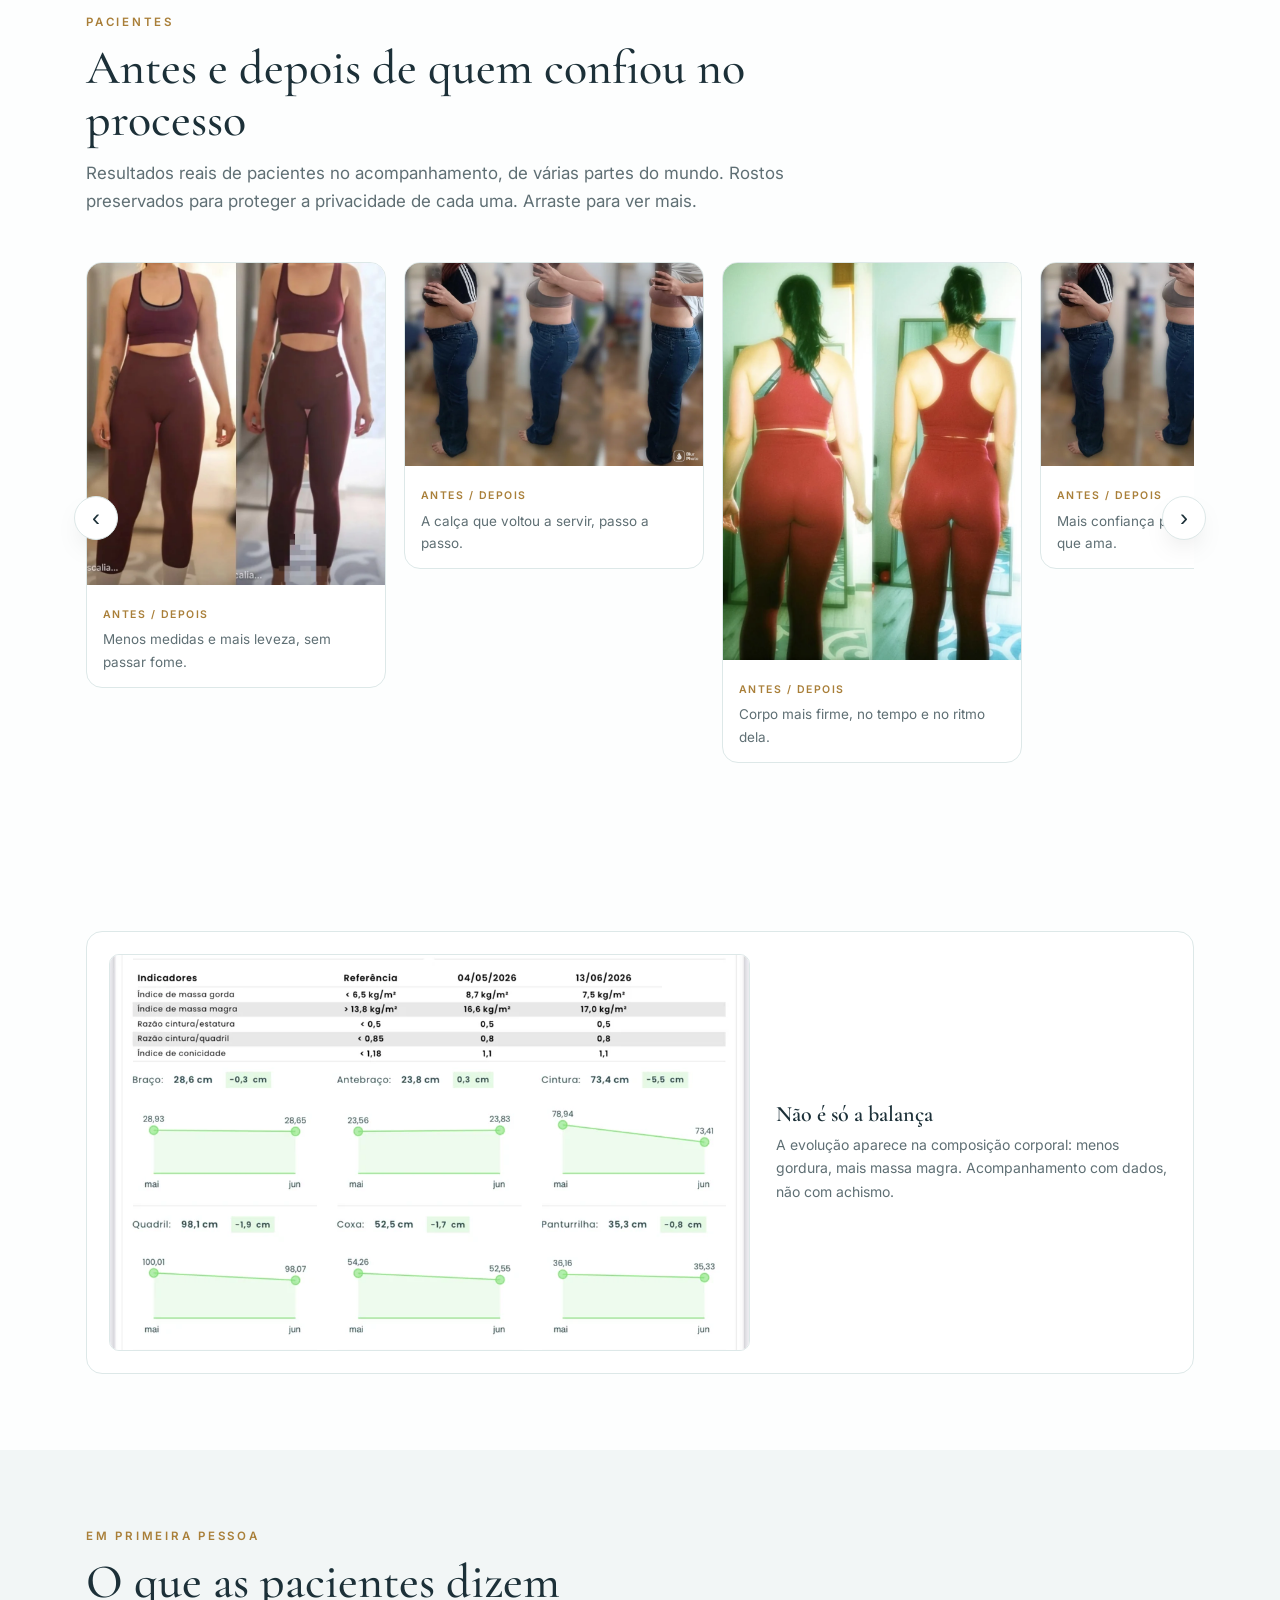
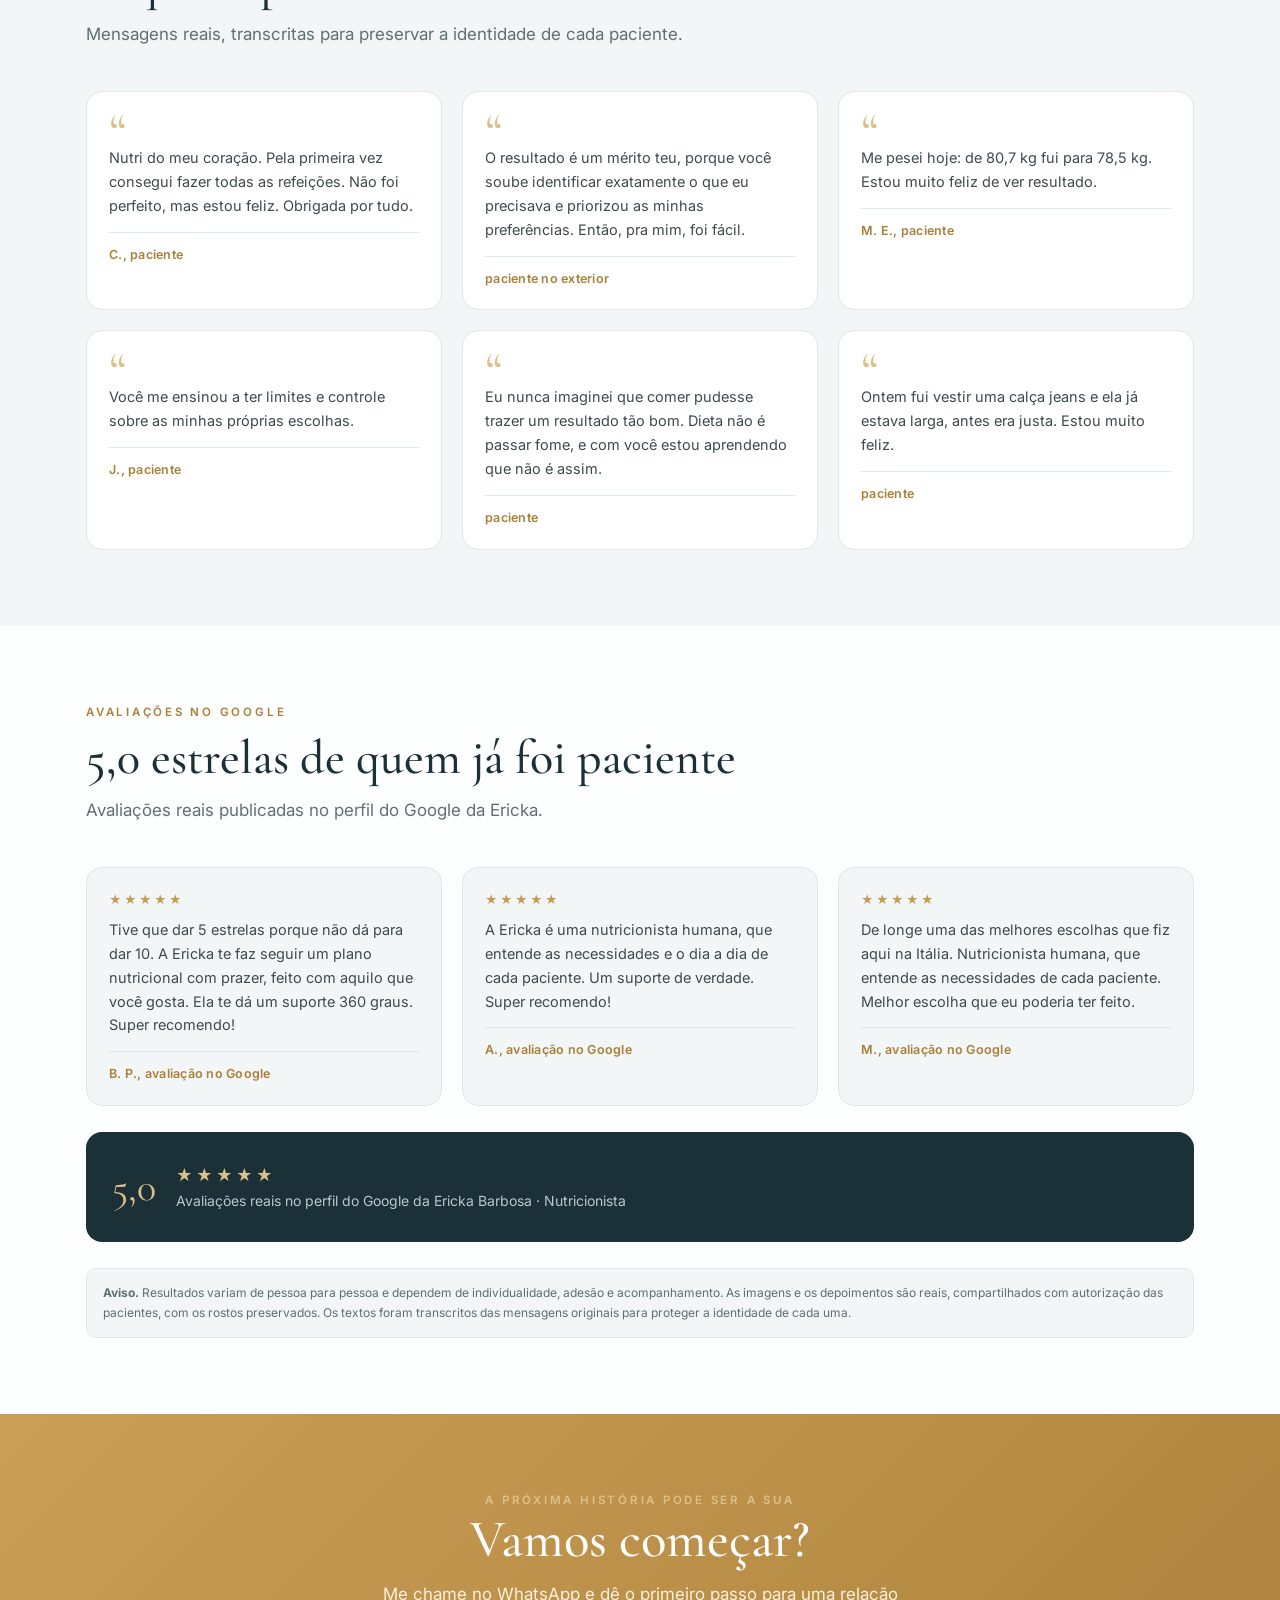
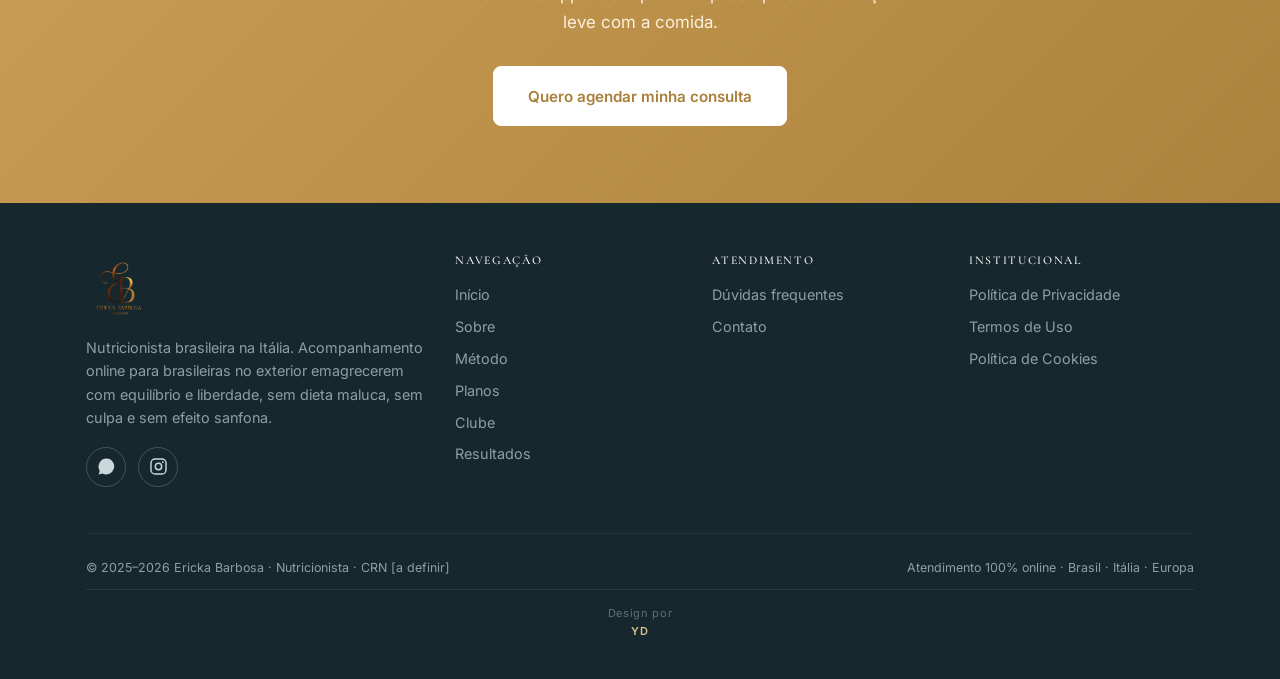
<file: resultados.html>
<!DOCTYPE html>
<html lang="pt-BR">
<head>
<meta charset="UTF-8">
<meta name="viewport" content="width=device-width, initial-scale=1.0">
<title>Resultados e histórias | Ericka Barbosa Nutri</title>
<meta name="description" content="Histórias de mulheres que emagreceram com equilíbrio, sem dieta maluca, no acompanhamento da nutricionista Ericka Barbosa. Veja como pode ser com você.">
<meta name="keywords" content="avaliações nutricionista, depoimentos emagrecimento, resultados nutricionista online, nutricionista brasileira na Italia avaliações">
<meta name="robots" content="index, follow, max-image-preview:large">
<link rel="canonical" href="https://erickabarbosa.com/resultados.html">
<meta property="og:type" content="website"><meta property="og:locale" content="pt_BR">
<meta property="og:title" content="Resultados e Avaliações, Ericka Barbosa Nutricionista">
<meta property="og:description" content="Histórias de mulheres que emagreceram com equilíbrio, sem dieta maluca, no acompanhamento da nutricionista Ericka Barbosa. Veja como pode ser com você.">
<meta property="og:image" content="https://erickabarbosa.com/img/og.jpg">
<meta property="og:image:width" content="1200">
<meta property="og:image:height" content="630">
<meta property="og:image:alt" content="Ericka Barbosa, nutricionista brasileira na Itália">
<meta property="og:url" content="https://erickabarbosa.com/resultados.html">
<meta name="twitter:card" content="summary_large_image">
<meta name="twitter:title" content="Resultados e Avaliações, Ericka Barbosa Nutricionista">
<meta name="twitter:description" content="Histórias de mulheres que emagreceram com equilíbrio, sem dieta maluca, no acompanhamento da nutricionista Ericka Barbosa. Veja como pode ser com você.">
<meta name="twitter:image" content="https://erickabarbosa.com/img/og.jpg">
<link rel="icon" href="/favicon.ico" sizes="any">
<link rel="icon" type="image/png" sizes="32x32" href="/img/favicon-32.png">
<link rel="icon" type="image/png" sizes="16x16" href="/img/favicon-16.png">
<link rel="apple-touch-icon" sizes="180x180" href="/img/apple-touch-icon.png">
<link rel="manifest" href="/site.webmanifest">
<meta name="theme-color" content="#1c3038">
<link rel="preconnect" href="https://fonts.googleapis.com"><link rel="preconnect" href="https://fonts.gstatic.com" crossorigin>
<link href="https://fonts.googleapis.com/css2?family=Cormorant+Garamond:ital,wght@0,400;0,500;0,600;1,400&family=Inter:wght@300;400;500;600;700&display=swap" rel="stylesheet">
<link rel="stylesheet" href="/css/main.css">
<script type="application/ld+json">
{"@context":"https://schema.org","@type":"Service","serviceType":"Acompanhamento nutricional online","provider":{"@type":"Person","name":"Ericka Barbosa","jobTitle":"Nutricionista"},"areaServed":["Brasil","Itália","Europa"],"description":"Acompanhamento nutricional online para brasileiras no exterior emagrecerem sem dieta restritiva."}
</script>
<!-- Google tag (gtag.js) -->
<script async src="https://www.googletagmanager.com/gtag/js?id=G-SHVP5NLDQ2"></script>
<script>
  window.dataLayer = window.dataLayer || [];
  function gtag(){dataLayer.push(arguments);}
  gtag('js', new Date());
  gtag('config', 'G-SHVP5NLDQ2');
</script>
</head>
<body>
<div class="abar">★ <b>5,0</b> no Google · +200 pacientes atendidas · Atendimento 100% online para brasileiras no mundo todo</div>
<header><div class="wrap"><nav>
  <a class="brand" href="/"><img src="/img/logo.webp" alt="Ericka Barbosa Nutricionista"></a>
  <div class="nl">
    <a href="/">Início</a><a href="/sobre.html">Sobre</a><a href="/metodo.html">Método</a><a href="/planos.html">Planos</a><a href="/clube.html">Clube</a><a href="/resultados.html">Resultados</a><a href="/faq.html">Dúvidas</a><a href="/contato.html">Contato</a>
  </div>
  <div class="nav-right">
    <a class="btn wa nav-wa" href="https://wa.me/393758110439?text=Ol%C3%A1%2C%20Ericka!%20Quero%20agendar%20minha%20consulta." target="_blank" rel="noopener">Agendar</a>
    <button class="menu-btn" aria-label="Menu" onclick="this.closest('header').querySelector('.mobile').classList.toggle('open')"><span></span><span></span><span></span></button>
  </div>
</nav></div>
<div class="mobile">
  <button class="mobile-close" aria-label="Fechar menu" onclick="this.closest('.mobile').classList.remove('open')">&times;</button>
  <a href="/">Início</a><a href="/sobre.html">Sobre</a><a href="/metodo.html">Método</a><a href="/planos.html">Planos</a><a href="/clube.html">Clube</a><a href="/resultados.html">Resultados</a><a href="/faq.html">Dúvidas</a><a href="/contato.html">Contato</a>
  <a class="btn wa" href="https://wa.me/393758110439?text=Ol%C3%A1%2C%20Ericka!%20Quero%20agendar%20minha%20consulta." target="_blank" rel="noopener"><svg aria-hidden="true" viewBox="0 0 24 24" fill="currentColor"><path d="M17.5 14.4c-.3-.2-1.7-.8-2-.9-.3-.1-.5-.2-.7.2s-.8.9-.9 1.1c-.2.2-.3.2-.6.1-1.7-.9-2.9-1.6-4-3.5-.3-.5.3-.5.8-1.6.1-.2 0-.4 0-.5s-.7-1.7-1-2.3c-.3-.6-.5-.5-.7-.5h-.6c-.2 0-.5.1-.8.4s-1 1-1 2.5 1.1 2.9 1.2 3.1c.2.2 2.1 3.2 5.1 4.5.7.3 1.3.5 1.7.6.7.2 1.4.2 1.9.1.6-.1 1.7-.7 2-1.4.2-.7.2-1.2.2-1.4-.1-.1-.3-.2-.6-.3zM12 2a10 10 0 00-8.5 15.3L2 22l4.8-1.3A10 10 0 1012 2z"/></svg> Agendar pelo WhatsApp</a>
  <div class="mobile-social"><a href="https://wa.me/393758110439" target="_blank" rel="noopener" aria-label="WhatsApp"><svg aria-hidden="true" viewBox="0 0 24 24" fill="currentColor"><path d="M17.5 14.4c-.3-.2-1.7-.8-2-.9-.3-.1-.5-.2-.7.2s-.8.9-.9 1.1c-.2.2-.3.2-.6.1-1.7-.9-2.9-1.6-4-3.5-.3-.5.3-.5.8-1.6.1-.2 0-.4 0-.5s-.7-1.7-1-2.3c-.3-.6-.5-.5-.7-.5h-.6c-.2 0-.5.1-.8.4s-1 1-1 2.5 1.1 2.9 1.2 3.1c.2.2 2.1 3.2 5.1 4.5.7.3 1.3.5 1.7.6.7.2 1.4.2 1.9.1.6-.1 1.7-.7 2-1.4.2-.7.2-1.2.2-1.4-.1-.1-.3-.2-.6-.3zM12 2a10 10 0 00-8.5 15.3L2 22l4.8-1.3A10 10 0 1012 2z"/></svg></a><a href="https://instagram.com/erickapsbarbosa" target="_blank" rel="noopener" aria-label="Instagram"><svg aria-hidden="true" viewBox="0 0 24 24" fill="none" stroke="currentColor" stroke-width="1.8"><rect x="2.5" y="2.5" width="19" height="19" rx="5.2"/><circle cx="12" cy="12" r="4"/><circle cx="17.4" cy="6.6" r="1.1" fill="currentColor" stroke="none"/></svg></a></div>
</div>
</header>
<a class="fab" href="https://wa.me/393758110439?text=Ol%C3%A1%2C%20Ericka!%20Quero%20agendar%20minha%20consulta." target="_blank" rel="noopener" aria-label="Falar no WhatsApp"><svg aria-hidden="true" viewBox="0 0 24 24" fill="currentColor"><path d="M17.5 14.4c-.3-.2-1.7-.8-2-.9-.3-.1-.5-.2-.7.2s-.8.9-.9 1.1c-.2.2-.3.2-.6.1-1.7-.9-2.9-1.6-4-3.5-.3-.5.3-.5.8-1.6.1-.2 0-.4 0-.5s-.7-1.7-1-2.3c-.3-.6-.5-.5-.7-.5h-.6c-.2 0-.5.1-.8.4s-1 1-1 2.5 1.1 2.9 1.2 3.1c.2.2 2.1 3.2 5.1 4.5.7.3 1.3.5 1.7.6.7.2 1.4.2 1.9.1.6-.1 1.7-.7 2-1.4.2-.7.2-1.2.2-1.4-.1-.1-.3-.2-.6-.3zM12 2a10 10 0 00-8.5 15.3L2 22l4.8-1.3A10 10 0 1012 2z"/></svg></a>

<main>
<div class="phead"><div class="wrap">
  <div class="crumb"><a href="/">Início</a> / Resultados</div>
  <div class="eye" style="margin-top:.6rem">O que dizem as pacientes</div>
  <h1>Nota 5,0 no Google, feita de histórias reais</h1>
  <p>Mulheres brasileiras espalhadas pelo mundo que reencontraram a leveza com a comida, sem culpa e sem efeito sanfona.</p>
</div></div>

<section><div class="wrap">
  <div class="sh"><div class="eye">Ela vive o que ensina</div><h2>O antes e depois da própria Ericka</h2><p>Antes de acompanhar centenas de mulheres, a Ericka passou pela própria transformação. É por isso que ela entende, na pele, cada passo do caminho.</p></div>
  <div class="ba-duo">
    <img src="/img/results/ericka.webp" alt="Antes e depois da Ericka Barbosa">
    <img src="/img/results/ericka2.webp" alt="Antes e depois da Ericka Barbosa, perdeu mais de 20 kg">
  </div>
  <div class="ba-note">
    <span class="badge">A nutricionista</span>
    <p>Antes de acompanhar centenas de mulheres, a Ericka mesma perdeu mais de 20 kg e saiu do "8 ou 80", sem dieta maluca, sem culpa e sem efeito sanfona. É por isso que ela entende, na pele, cada passo do caminho.</p>
  </div>
</div></section>

<section><div class="wrap">
  <div class="sh"><div class="eye">Pacientes</div><h2>Antes e depois de quem confiou no processo</h2><p>Resultados reais de pacientes no acompanhamento, de várias partes do mundo. Rostos preservados para proteger a privacidade de cada uma. Arraste para ver mais.</p></div>
  <div class="ba-slider">
    <button class="ba-nav prev" aria-label="Ver anterior" onclick="this.parentNode.querySelector('.ba-track').scrollBy({left:-318,behavior:'smooth'})">&#8249;</button>
    <div class="ba-track">
      <div class="ba-card"><img src="/img/results/r1.webp" alt="Antes e depois de paciente" loading="lazy"><div class="cap"><span class="tag">Antes / Depois</span><p>Menos medidas e mais leveza, sem passar fome.</p></div></div>
      <div class="ba-card"><img src="/img/results/r3.webp" alt="Antes e depois de paciente" loading="lazy"><div class="cap"><span class="tag">Antes / Depois</span><p>A calça que voltou a servir, passo a passo.</p></div></div>
      <div class="ba-card"><img src="/img/results/r2.webp" alt="Antes e depois de paciente" loading="lazy"><div class="cap"><span class="tag">Antes / Depois</span><p>Corpo mais firme, no tempo e no ritmo dela.</p></div></div>
      <div class="ba-card"><img src="/img/results/r4.webp" alt="Antes e depois de paciente" loading="lazy"><div class="cap"><span class="tag">Antes / Depois</span><p>Mais confiança para se vestir do jeito que ama.</p></div></div>
      <div class="ba-card"><img src="/img/results/r5.webp" alt="Antes e depois de paciente" loading="lazy"><div class="cap"><span class="tag">Antes / Depois</span><p>Menos inchaço e a barriga bem mais leve.</p></div></div>
      <div class="ba-card"><img src="/img/results/r6.webp" alt="Antes e depois de paciente" loading="lazy"><div class="cap"><span class="tag">Antes / Depois</span><p>A mudança que aparece no espelho e nas roupas.</p></div></div>
      <div class="ba-card"><img src="/img/results/r7.webp" alt="Antes e depois de paciente" loading="lazy"><div class="cap"><span class="tag">Antes / Depois</span><p>De frente e de lado, a virada completa dela.</p></div></div>
    </div>
    <button class="ba-nav next" aria-label="Ver próximo" onclick="this.parentNode.querySelector('.ba-track').scrollBy({left:318,behavior:'smooth'})">&#8250;</button>
  </div>
  <p class="ba-hint">Arraste para o lado para ver mais &#8594;</p>
  <div class="chart">
    <img src="/img/results/chart1.webp" alt="Evolução de composição corporal">
    <div>
      <h3>Não é só a balança</h3>
      <p>A evolução aparece na composição corporal: menos gordura, mais massa magra. Acompanhamento com dados, não com achismo.</p>
    </div>
  </div>
</div></section>

<section class="rev"><div class="wrap">
  <div class="sh"><div class="eye">Em primeira pessoa</div><h2>O que as pacientes dizem</h2><p>Mensagens reais, transcritas para preservar a identidade de cada paciente.</p></div>
  <div class="quotes">
    <div class="q"><div class="mark">“</div><p>Nutri do meu coração. Pela primeira vez consegui fazer todas as refeições. Não foi perfeito, mas estou feliz. Obrigada por tudo.</p><div class="who">C., paciente</div></div>
    <div class="q"><div class="mark">“</div><p>O resultado é um mérito teu, porque você soube identificar exatamente o que eu precisava e priorizou as minhas preferências. Então, pra mim, foi fácil.</p><div class="who">paciente no exterior</div></div>
    <div class="q"><div class="mark">“</div><p>Me pesei hoje: de 80,7 kg fui para 78,5 kg. Estou muito feliz de ver resultado.</p><div class="who">M. E., paciente</div></div>
    <div class="q"><div class="mark">“</div><p>Você me ensinou a ter limites e controle sobre as minhas próprias escolhas.</p><div class="who">J., paciente</div></div>
    <div class="q"><div class="mark">“</div><p>Eu nunca imaginei que comer pudesse trazer um resultado tão bom. Dieta não é passar fome, e com você estou aprendendo que não é assim.</p><div class="who">paciente</div></div>
    <div class="q"><div class="mark">“</div><p>Ontem fui vestir uma calça jeans e ela já estava larga, antes era justa. Estou muito feliz.</p><div class="who">paciente</div></div>
  </div>
</div></section>

<section><div class="wrap">
  <div class="sh"><div class="eye">Avaliações no Google</div><h2>5,0 estrelas de quem já foi paciente</h2><p>Avaliações reais publicadas no perfil do Google da Ericka.</p></div>
  <div class="quotes">
    <div class="q google"><div class="stars">★★★★★</div><p style="margin-top:8px">Tive que dar 5 estrelas porque não dá para dar 10. A Ericka te faz seguir um plano nutricional com prazer, feito com aquilo que você gosta. Ela te dá um suporte 360 graus. Super recomendo!</p><div class="who">B. P., avaliação no Google</div></div>
    <div class="q google"><div class="stars">★★★★★</div><p style="margin-top:8px">A Ericka é uma nutricionista humana, que entende as necessidades e o dia a dia de cada paciente. Um suporte de verdade. Super recomendo!</p><div class="who">A., avaliação no Google</div></div>
    <div class="q google"><div class="stars">★★★★★</div><p style="margin-top:8px">De longe uma das melhores escolhas que fiz aqui na Itália. Nutricionista humana, que entende as necessidades de cada paciente. Melhor escolha que eu poderia ter feito.</p><div class="who">M., avaliação no Google</div></div>
  </div>
  <div class="gstrip">
    <div class="big">5,0</div>
    <div><div class="st">★★★★★</div><p>Avaliações reais no perfil do Google da Ericka Barbosa · Nutricionista</p></div>
  </div>
  <div class="disc"><b>Aviso.</b> Resultados variam de pessoa para pessoa e dependem de individualidade, adesão e acompanhamento. As imagens e os depoimentos são reais, compartilhados com autorização das pacientes, com os rostos preservados. Os textos foram transcritos das mensagens originais para proteger a identidade de cada uma.</div>
</div></section>

<section class="fin"><div class="wrap">
  <div class="eye" style="color:var(--gold-l)">A próxima história pode ser a sua</div>
  <h2>Vamos começar?</h2>
  <p>Me chame no WhatsApp e dê o primeiro passo para uma relação leve com a comida.</p>
  <a class="btn wa" href="https://wa.me/393758110439?text=Ol%C3%A1%2C%20Ericka!%20Quero%20agendar%20minha%20consulta." target="_blank" rel="noopener" style="padding:1.05rem 2.1rem">Quero agendar minha consulta</a>
</div></section>
</main>
<footer><div class="wrap">
  <div class="fgrid">
    <div>
      <img class="flogo" src="/img/logo.webp" alt="Ericka Barbosa Nutricionista">
      <p class="desc">Nutricionista brasileira na Itália. Acompanhamento online para brasileiras no exterior emagrecerem com equilíbrio e liberdade, sem dieta maluca, sem culpa e sem efeito sanfona.</p>
      <div class="fsocial"><a href="https://wa.me/393758110439" target="_blank" rel="noopener" aria-label="WhatsApp"><svg aria-hidden="true" viewBox="0 0 24 24" fill="currentColor"><path d="M17.5 14.4c-.3-.2-1.7-.8-2-.9-.3-.1-.5-.2-.7.2s-.8.9-.9 1.1c-.2.2-.3.2-.6.1-1.7-.9-2.9-1.6-4-3.5-.3-.5.3-.5.8-1.6.1-.2 0-.4 0-.5s-.7-1.7-1-2.3c-.3-.6-.5-.5-.7-.5h-.6c-.2 0-.5.1-.8.4s-1 1-1 2.5 1.1 2.9 1.2 3.1c.2.2 2.1 3.2 5.1 4.5.7.3 1.3.5 1.7.6.7.2 1.4.2 1.9.1.6-.1 1.7-.7 2-1.4.2-.7.2-1.2.2-1.4-.1-.1-.3-.2-.6-.3zM12 2a10 10 0 00-8.5 15.3L2 22l4.8-1.3A10 10 0 1012 2z"/></svg></a><a href="https://instagram.com/erickapsbarbosa" target="_blank" rel="noopener" aria-label="Instagram"><svg aria-hidden="true" viewBox="0 0 24 24" fill="none" stroke="currentColor" stroke-width="1.8"><rect x="2.5" y="2.5" width="19" height="19" rx="5.2"/><circle cx="12" cy="12" r="4"/><circle cx="17.4" cy="6.6" r="1.1" fill="currentColor" stroke="none"/></svg></a></div>
    </div>
    <div><h4>Navegação</h4>
      <a href="/">Início</a><a href="/sobre.html">Sobre</a><a href="/metodo.html">Método</a><a href="/planos.html">Planos</a><a href="/clube.html">Clube</a><a href="/resultados.html">Resultados</a>
    </div>
    <div><h4>Atendimento</h4>
      <a href="/faq.html">Dúvidas frequentes</a><a href="/contato.html">Contato</a>
    </div>
    <div><h4>Institucional</h4>
      <a href="/politica-de-privacidade.html">Política de Privacidade</a>
      <a href="/termos-de-uso.html">Termos de Uso</a>
      <a href="/politica-de-cookies.html">Política de Cookies</a>
    </div>
  </div>
  <div class="fbottom">
    <span>© <span id="y"></span> Ericka Barbosa · Nutricionista · CRN [a definir]</span>
    <span>Atendimento 100% online · Brasil · Itália · Europa</span>
  </div>
<div class="fcredit">Design por <a href="https://yektad.com/" title="Website by YektaD" target="_blank" rel="noopener">YD</a></div></div></footer>
<script>
document.getElementById('y')&&(document.getElementById('y').textContent='2025\u2013'+new Date().getFullYear());
(function(){var p=location.pathname.replace(/index\.html$/,'')||'/';document.querySelectorAll('.nl a').forEach(function(a){var h=a.getAttribute('href');if(h===p||(h!=='/'&&p.indexOf(h)===0))a.classList.add('active');});})();document.querySelectorAll('.mobile a').forEach(function(a){a.addEventListener('click',function(){var m=document.querySelector('.mobile');if(m)m.classList.remove('open');});});
</script>

</body>
</html>
</file>
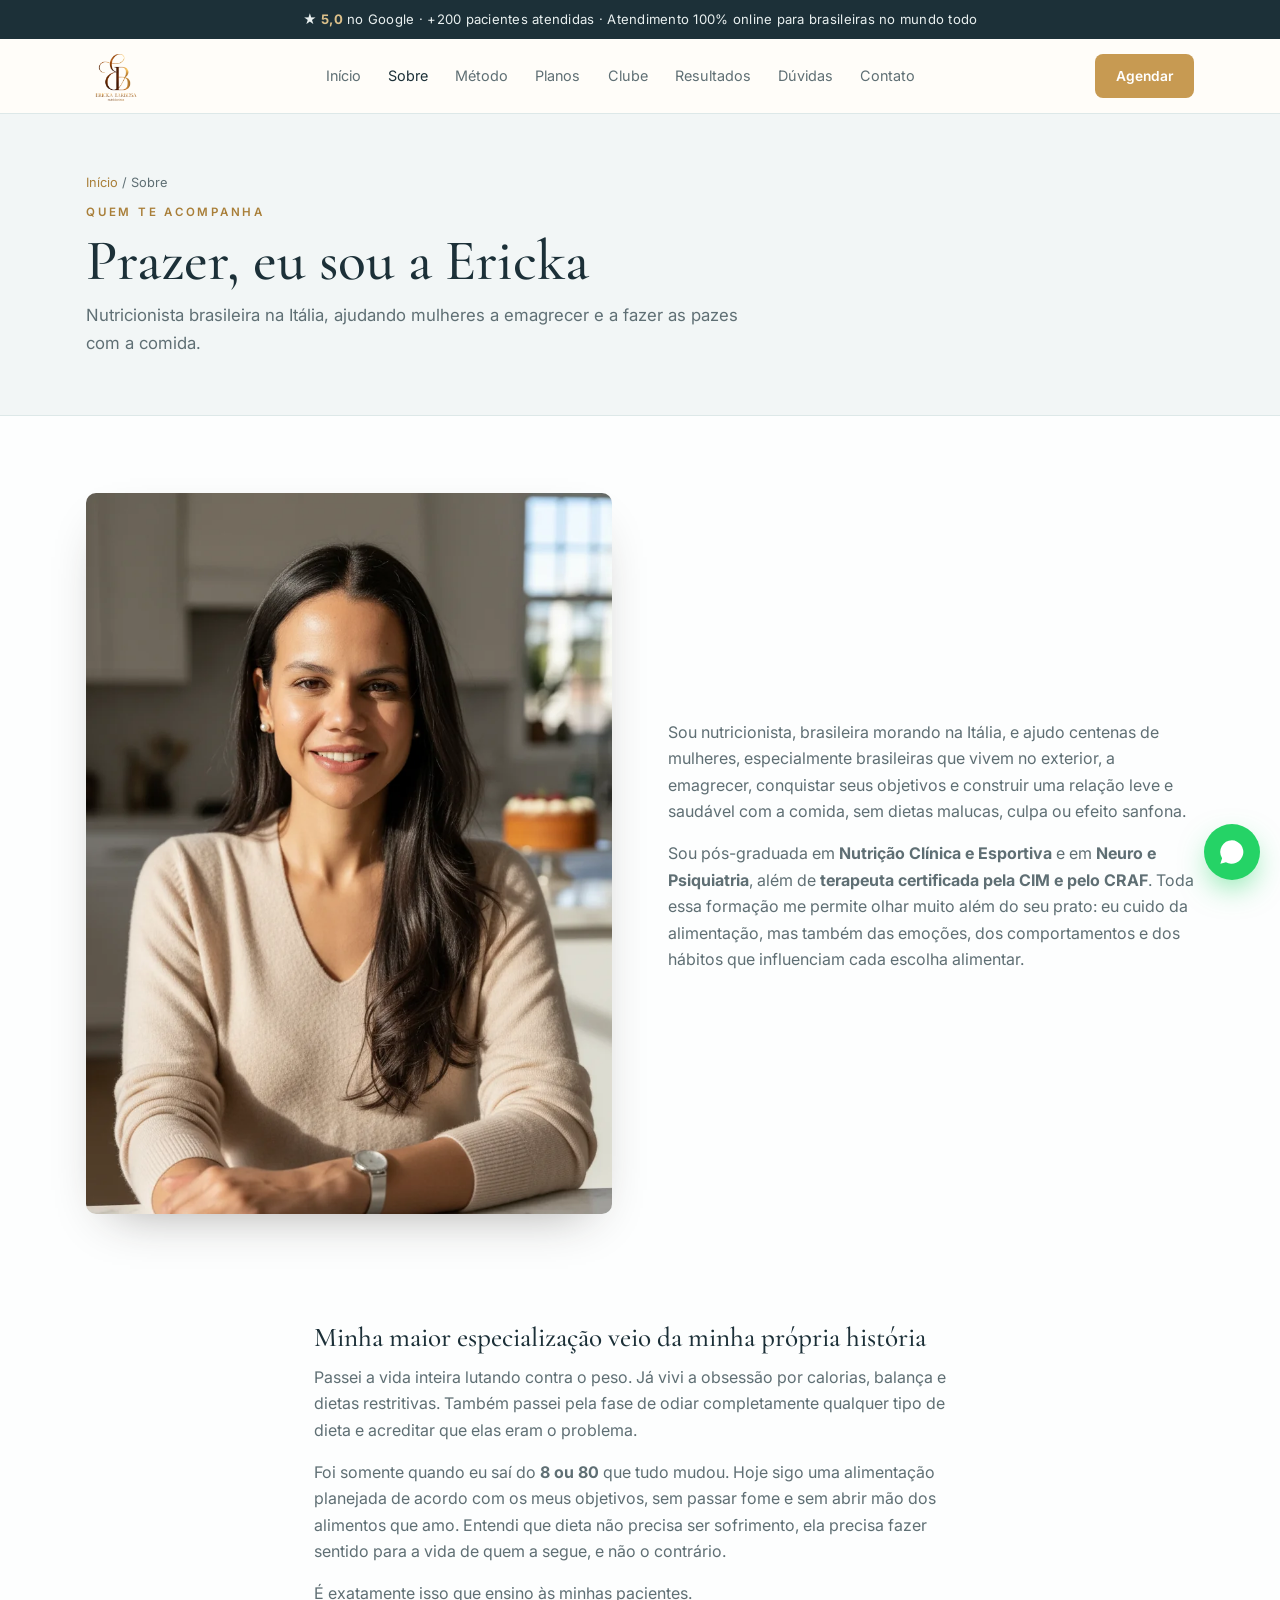
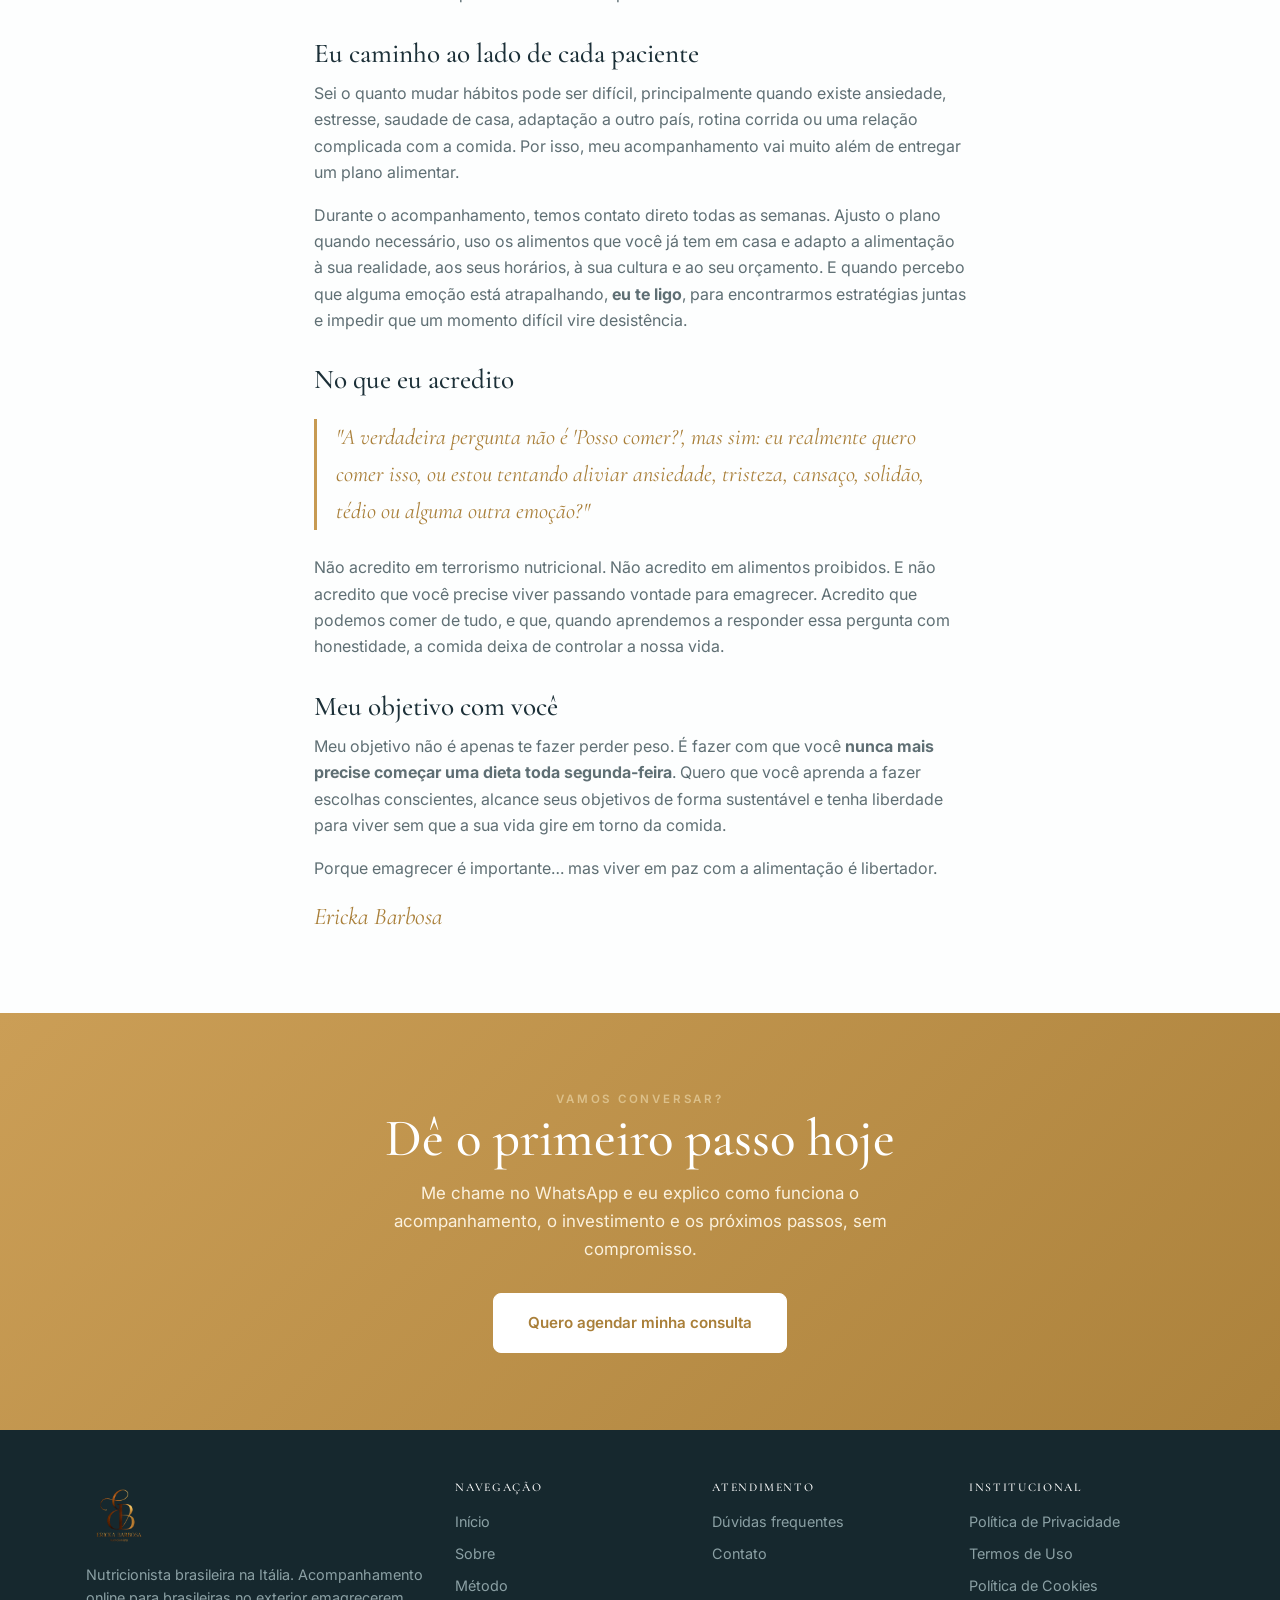
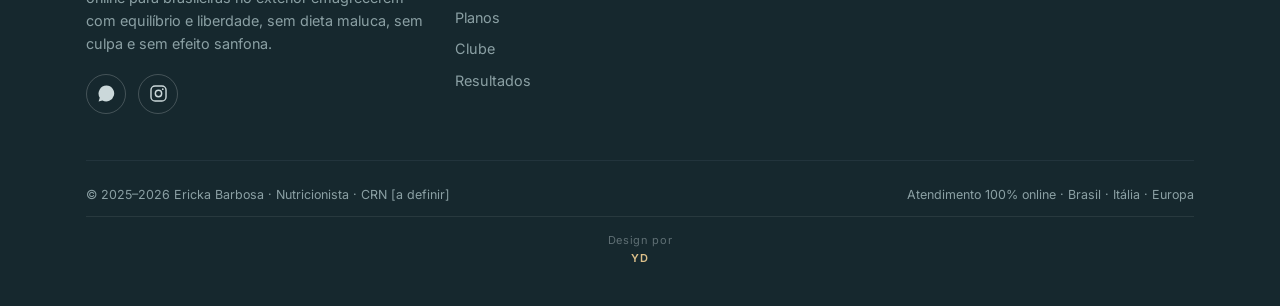
<file: sobre.html>
<!DOCTYPE html>
<html lang="pt-BR">
<head>
<meta charset="UTF-8">
<meta name="viewport" content="width=device-width, initial-scale=1.0">
<title>Sobre a Ericka | Nutricionista brasileira na Itália</title>
<meta name="description" content="Conheça a Ericka Barbosa: nutricionista brasileira na Itália, pós em Nutrição Clínica e Esportiva e em Neuro e Psiquiatria. Emagreça em paz com a comida.">
<meta name="keywords" content="nutricionista brasileira na Italia, sobre Ericka Barbosa, nutricionista comportamental, história nutricionista, emagrecer sem dieta">
<meta name="robots" content="index, follow, max-image-preview:large">
<link rel="canonical" href="https://erickabarbosa.com/sobre.html">
<meta property="og:type" content="profile">
<meta property="og:locale" content="pt_BR">
<meta property="og:title" content="Sobre a Ericka, Nutricionista brasileira na Itália">
<meta property="og:description" content="Conheça a Ericka Barbosa: nutricionista brasileira na Itália, pós em Nutrição Clínica e Esportiva e em Neuro e Psiquiatria. Emagreça em paz com a comida.">
<meta property="og:image" content="https://erickabarbosa.com/img/og.jpg">
<meta property="og:image:width" content="1200">
<meta property="og:image:height" content="630">
<meta property="og:image:alt" content="Ericka Barbosa, nutricionista brasileira na Itália">
<meta property="og:url" content="https://erickabarbosa.com/sobre.html">
<meta name="twitter:card" content="summary_large_image">
<meta name="twitter:title" content="Sobre a Ericka, Nutricionista brasileira na Itália">
<meta name="twitter:description" content="Conheça a Ericka Barbosa: nutricionista brasileira na Itália, pós em Nutrição Clínica e Esportiva e em Neuro e Psiquiatria. Emagreça em paz com a comida.">
<meta name="twitter:image" content="https://erickabarbosa.com/img/og.jpg">
<link rel="icon" href="/favicon.ico" sizes="any">
<link rel="icon" type="image/png" sizes="32x32" href="/img/favicon-32.png">
<link rel="icon" type="image/png" sizes="16x16" href="/img/favicon-16.png">
<link rel="apple-touch-icon" sizes="180x180" href="/img/apple-touch-icon.png">
<link rel="manifest" href="/site.webmanifest">
<meta name="theme-color" content="#1c3038">
<link rel="preconnect" href="https://fonts.googleapis.com"><link rel="preconnect" href="https://fonts.gstatic.com" crossorigin>
<link href="https://fonts.googleapis.com/css2?family=Cormorant+Garamond:ital,wght@0,400;0,500;0,600;1,400&family=Inter:wght@300;400;500;600;700&display=swap" rel="stylesheet">
<link rel="stylesheet" href="/css/main.css">
<script type="application/ld+json">
{"@context":"https://schema.org","@type":"ProfilePage","mainEntity":{"@type":"Person","@id":"https://erickabarbosa.com/#ericka","name":"Ericka Barbosa","jobTitle":"Nutricionista","sameAs":["https://instagram.com/erickapsbarbosa"],"nationality":"Brasileira","homeLocation":{"@type":"Place","name":"Itália"},"knowsAbout":["Nutrição Clínica","Nutrição Esportiva","Nutrição comportamental","Neuro e Psiquiatria","Emagrecimento"],"description":"Nutricionista brasileira na Itália, pós-graduada em Nutrição Clínica e Esportiva e em Neuro e Psiquiatria, terapeuta certificada pela CIM e pelo CRAF."}}
</script>
<!-- Google tag (gtag.js) -->
<script async src="https://www.googletagmanager.com/gtag/js?id=G-SHVP5NLDQ2"></script>
<script>
  window.dataLayer = window.dataLayer || [];
  function gtag(){dataLayer.push(arguments);}
  gtag('js', new Date());
  gtag('config', 'G-SHVP5NLDQ2');
</script>
</head>
<body>
<div class="abar">★ <b>5,0</b> no Google · +200 pacientes atendidas · Atendimento 100% online para brasileiras no mundo todo</div>
<header><div class="wrap"><nav>
  <a class="brand" href="/"><img src="/img/logo.webp" alt="Ericka Barbosa Nutricionista"></a>
  <div class="nl">
    <a href="/">Início</a><a href="/sobre.html">Sobre</a><a href="/metodo.html">Método</a><a href="/planos.html">Planos</a><a href="/clube.html">Clube</a><a href="/resultados.html">Resultados</a><a href="/faq.html">Dúvidas</a><a href="/contato.html">Contato</a>
  </div>
  <div class="nav-right">
    <a class="btn wa nav-wa" href="https://wa.me/393758110439?text=Ol%C3%A1%2C%20Ericka!%20Quero%20agendar%20minha%20consulta." target="_blank" rel="noopener">Agendar</a>
    <button class="menu-btn" aria-label="Menu" onclick="this.closest('header').querySelector('.mobile').classList.toggle('open')"><span></span><span></span><span></span></button>
  </div>
</nav></div>
<div class="mobile">
  <button class="mobile-close" aria-label="Fechar menu" onclick="this.closest('.mobile').classList.remove('open')">&times;</button>
  <a href="/">Início</a><a href="/sobre.html">Sobre</a><a href="/metodo.html">Método</a><a href="/planos.html">Planos</a><a href="/clube.html">Clube</a><a href="/resultados.html">Resultados</a><a href="/faq.html">Dúvidas</a><a href="/contato.html">Contato</a>
  <a class="btn wa" href="https://wa.me/393758110439?text=Ol%C3%A1%2C%20Ericka!%20Quero%20agendar%20minha%20consulta." target="_blank" rel="noopener"><svg aria-hidden="true" viewBox="0 0 24 24" fill="currentColor"><path d="M17.5 14.4c-.3-.2-1.7-.8-2-.9-.3-.1-.5-.2-.7.2s-.8.9-.9 1.1c-.2.2-.3.2-.6.1-1.7-.9-2.9-1.6-4-3.5-.3-.5.3-.5.8-1.6.1-.2 0-.4 0-.5s-.7-1.7-1-2.3c-.3-.6-.5-.5-.7-.5h-.6c-.2 0-.5.1-.8.4s-1 1-1 2.5 1.1 2.9 1.2 3.1c.2.2 2.1 3.2 5.1 4.5.7.3 1.3.5 1.7.6.7.2 1.4.2 1.9.1.6-.1 1.7-.7 2-1.4.2-.7.2-1.2.2-1.4-.1-.1-.3-.2-.6-.3zM12 2a10 10 0 00-8.5 15.3L2 22l4.8-1.3A10 10 0 1012 2z"/></svg> Agendar pelo WhatsApp</a>
  <div class="mobile-social"><a href="https://wa.me/393758110439" target="_blank" rel="noopener" aria-label="WhatsApp"><svg aria-hidden="true" viewBox="0 0 24 24" fill="currentColor"><path d="M17.5 14.4c-.3-.2-1.7-.8-2-.9-.3-.1-.5-.2-.7.2s-.8.9-.9 1.1c-.2.2-.3.2-.6.1-1.7-.9-2.9-1.6-4-3.5-.3-.5.3-.5.8-1.6.1-.2 0-.4 0-.5s-.7-1.7-1-2.3c-.3-.6-.5-.5-.7-.5h-.6c-.2 0-.5.1-.8.4s-1 1-1 2.5 1.1 2.9 1.2 3.1c.2.2 2.1 3.2 5.1 4.5.7.3 1.3.5 1.7.6.7.2 1.4.2 1.9.1.6-.1 1.7-.7 2-1.4.2-.7.2-1.2.2-1.4-.1-.1-.3-.2-.6-.3zM12 2a10 10 0 00-8.5 15.3L2 22l4.8-1.3A10 10 0 1012 2z"/></svg></a><a href="https://instagram.com/erickapsbarbosa" target="_blank" rel="noopener" aria-label="Instagram"><svg aria-hidden="true" viewBox="0 0 24 24" fill="none" stroke="currentColor" stroke-width="1.8"><rect x="2.5" y="2.5" width="19" height="19" rx="5.2"/><circle cx="12" cy="12" r="4"/><circle cx="17.4" cy="6.6" r="1.1" fill="currentColor" stroke="none"/></svg></a></div>
</div>
</header>
<a class="fab" href="https://wa.me/393758110439?text=Ol%C3%A1%2C%20Ericka!%20Quero%20agendar%20minha%20consulta." target="_blank" rel="noopener" aria-label="Falar no WhatsApp"><svg aria-hidden="true" viewBox="0 0 24 24" fill="currentColor"><path d="M17.5 14.4c-.3-.2-1.7-.8-2-.9-.3-.1-.5-.2-.7.2s-.8.9-.9 1.1c-.2.2-.3.2-.6.1-1.7-.9-2.9-1.6-4-3.5-.3-.5.3-.5.8-1.6.1-.2 0-.4 0-.5s-.7-1.7-1-2.3c-.3-.6-.5-.5-.7-.5h-.6c-.2 0-.5.1-.8.4s-1 1-1 2.5 1.1 2.9 1.2 3.1c.2.2 2.1 3.2 5.1 4.5.7.3 1.3.5 1.7.6.7.2 1.4.2 1.9.1.6-.1 1.7-.7 2-1.4.2-.7.2-1.2.2-1.4-.1-.1-.3-.2-.6-.3zM12 2a10 10 0 00-8.5 15.3L2 22l4.8-1.3A10 10 0 1012 2z"/></svg></a>

<main>
<div class="phead"><div class="wrap">
  <div class="crumb"><a href="/">Início</a> / Sobre</div>
  <div class="eye" style="margin-top:.6rem">Quem te acompanha</div>
  <h1>Prazer, eu sou a Ericka</h1>
  <p>Nutricionista brasileira na Itália, ajudando mulheres a emagrecer e a fazer as pazes com a comida.</p>
</div></div>

<section class="ab"><div class="wrap">
  <img src="/img/ericka-sobre.webp" alt="Ericka Barbosa, nutricionista brasileira na Itália" loading="lazy">
  <div class="prose">
    <p>Sou nutricionista, brasileira morando na Itália, e ajudo centenas de mulheres, especialmente brasileiras que vivem no exterior, a emagrecer, conquistar seus objetivos e construir uma relação leve e saudável com a comida, sem dietas malucas, culpa ou efeito sanfona.</p>
    <p>Sou pós-graduada em <strong>Nutrição Clínica e Esportiva</strong> e em <strong>Neuro e Psiquiatria</strong>, além de <strong>terapeuta certificada pela CIM e pelo CRAF</strong>. Toda essa formação me permite olhar muito além do seu prato: eu cuido da alimentação, mas também das emoções, dos comportamentos e dos hábitos que influenciam cada escolha alimentar.</p>
  </div>
</div></section>

<section style="padding-top:0"><div class="wrap prose">
  <h2>Minha maior especialização veio da minha própria história</h2>
  <p>Passei a vida inteira lutando contra o peso. Já vivi a obsessão por calorias, balança e dietas restritivas. Também passei pela fase de odiar completamente qualquer tipo de dieta e acreditar que elas eram o problema.</p>
  <p>Foi somente quando eu saí do <strong>8 ou 80</strong> que tudo mudou. Hoje sigo uma alimentação planejada de acordo com os meus objetivos, sem passar fome e sem abrir mão dos alimentos que amo. Entendi que dieta não precisa ser sofrimento, ela precisa fazer sentido para a vida de quem a segue, e não o contrário.</p>
  <p>É exatamente isso que ensino às minhas pacientes.</p>

  <h2>Eu caminho ao lado de cada paciente</h2>
  <p>Sei o quanto mudar hábitos pode ser difícil, principalmente quando existe ansiedade, estresse, saudade de casa, adaptação a outro país, rotina corrida ou uma relação complicada com a comida. Por isso, meu acompanhamento vai muito além de entregar um plano alimentar.</p>
  <p>Durante o acompanhamento, temos contato direto todas as semanas. Ajusto o plano quando necessário, uso os alimentos que você já tem em casa e adapto a alimentação à sua realidade, aos seus horários, à sua cultura e ao seu orçamento. E quando percebo que alguma emoção está atrapalhando, <strong>eu te ligo</strong>, para encontrarmos estratégias juntas e impedir que um momento difícil vire desistência.</p>

  <h2>No que eu acredito</h2>
  <blockquote>"A verdadeira pergunta não é 'Posso comer?', mas sim: eu realmente quero comer isso, ou estou tentando aliviar ansiedade, tristeza, cansaço, solidão, tédio ou alguma outra emoção?"</blockquote>
  <p>Não acredito em terrorismo nutricional. Não acredito em alimentos proibidos. E não acredito que você precise viver passando vontade para emagrecer. Acredito que podemos comer de tudo, e que, quando aprendemos a responder essa pergunta com honestidade, a comida deixa de controlar a nossa vida.</p>

  <h2>Meu objetivo com você</h2>
  <p>Meu objetivo não é apenas te fazer perder peso. É fazer com que você <strong>nunca mais precise começar uma dieta toda segunda-feira</strong>. Quero que você aprenda a fazer escolhas conscientes, alcance seus objetivos de forma sustentável e tenha liberdade para viver sem que a sua vida gire em torno da comida.</p>
  <p>Porque emagrecer é importante… mas viver em paz com a alimentação é libertador.</p>
  <div class="sign">Ericka Barbosa</div>
</div></section>

<section class="fin"><div class="wrap">
  <div class="eye" style="color:var(--gold-l)">Vamos conversar?</div>
  <h2>Dê o primeiro passo hoje</h2>
  <p>Me chame no WhatsApp e eu explico como funciona o acompanhamento, o investimento e os próximos passos, sem compromisso.</p>
  <a class="btn wa" href="https://wa.me/393758110439?text=Ol%C3%A1%2C%20Ericka!%20Quero%20agendar%20minha%20consulta." target="_blank" rel="noopener" style="padding:1.05rem 2.1rem">Quero agendar minha consulta</a>
</div></section>
</main>
<footer><div class="wrap">
  <div class="fgrid">
    <div>
      <img class="flogo" src="/img/logo.webp" alt="Ericka Barbosa Nutricionista">
      <p class="desc">Nutricionista brasileira na Itália. Acompanhamento online para brasileiras no exterior emagrecerem com equilíbrio e liberdade, sem dieta maluca, sem culpa e sem efeito sanfona.</p>
      <div class="fsocial"><a href="https://wa.me/393758110439" target="_blank" rel="noopener" aria-label="WhatsApp"><svg aria-hidden="true" viewBox="0 0 24 24" fill="currentColor"><path d="M17.5 14.4c-.3-.2-1.7-.8-2-.9-.3-.1-.5-.2-.7.2s-.8.9-.9 1.1c-.2.2-.3.2-.6.1-1.7-.9-2.9-1.6-4-3.5-.3-.5.3-.5.8-1.6.1-.2 0-.4 0-.5s-.7-1.7-1-2.3c-.3-.6-.5-.5-.7-.5h-.6c-.2 0-.5.1-.8.4s-1 1-1 2.5 1.1 2.9 1.2 3.1c.2.2 2.1 3.2 5.1 4.5.7.3 1.3.5 1.7.6.7.2 1.4.2 1.9.1.6-.1 1.7-.7 2-1.4.2-.7.2-1.2.2-1.4-.1-.1-.3-.2-.6-.3zM12 2a10 10 0 00-8.5 15.3L2 22l4.8-1.3A10 10 0 1012 2z"/></svg></a><a href="https://instagram.com/erickapsbarbosa" target="_blank" rel="noopener" aria-label="Instagram"><svg aria-hidden="true" viewBox="0 0 24 24" fill="none" stroke="currentColor" stroke-width="1.8"><rect x="2.5" y="2.5" width="19" height="19" rx="5.2"/><circle cx="12" cy="12" r="4"/><circle cx="17.4" cy="6.6" r="1.1" fill="currentColor" stroke="none"/></svg></a></div>
    </div>
    <div><h4>Navegação</h4>
      <a href="/">Início</a><a href="/sobre.html">Sobre</a><a href="/metodo.html">Método</a><a href="/planos.html">Planos</a><a href="/clube.html">Clube</a><a href="/resultados.html">Resultados</a>
    </div>
    <div><h4>Atendimento</h4>
      <a href="/faq.html">Dúvidas frequentes</a><a href="/contato.html">Contato</a>
    </div>
    <div><h4>Institucional</h4>
      <a href="/politica-de-privacidade.html">Política de Privacidade</a>
      <a href="/termos-de-uso.html">Termos de Uso</a>
      <a href="/politica-de-cookies.html">Política de Cookies</a>
    </div>
  </div>
  <div class="fbottom">
    <span>© <span id="y"></span> Ericka Barbosa · Nutricionista · CRN [a definir]</span>
    <span>Atendimento 100% online · Brasil · Itália · Europa</span>
  </div>
<div class="fcredit">Design por <a href="https://yektad.com/" title="Website by YektaD" target="_blank" rel="noopener">YD</a></div></div></footer>
<script>
document.getElementById('y')&&(document.getElementById('y').textContent='2025\u2013'+new Date().getFullYear());
(function(){var p=location.pathname.replace(/index\.html$/,'')||'/';document.querySelectorAll('.nl a').forEach(function(a){var h=a.getAttribute('href');if(h===p||(h!=='/'&&p.indexOf(h)===0))a.classList.add('active');});})();document.querySelectorAll('.mobile a').forEach(function(a){a.addEventListener('click',function(){var m=document.querySelector('.mobile');if(m)m.classList.remove('open');});});
</script>

</body>
</html>
</file>
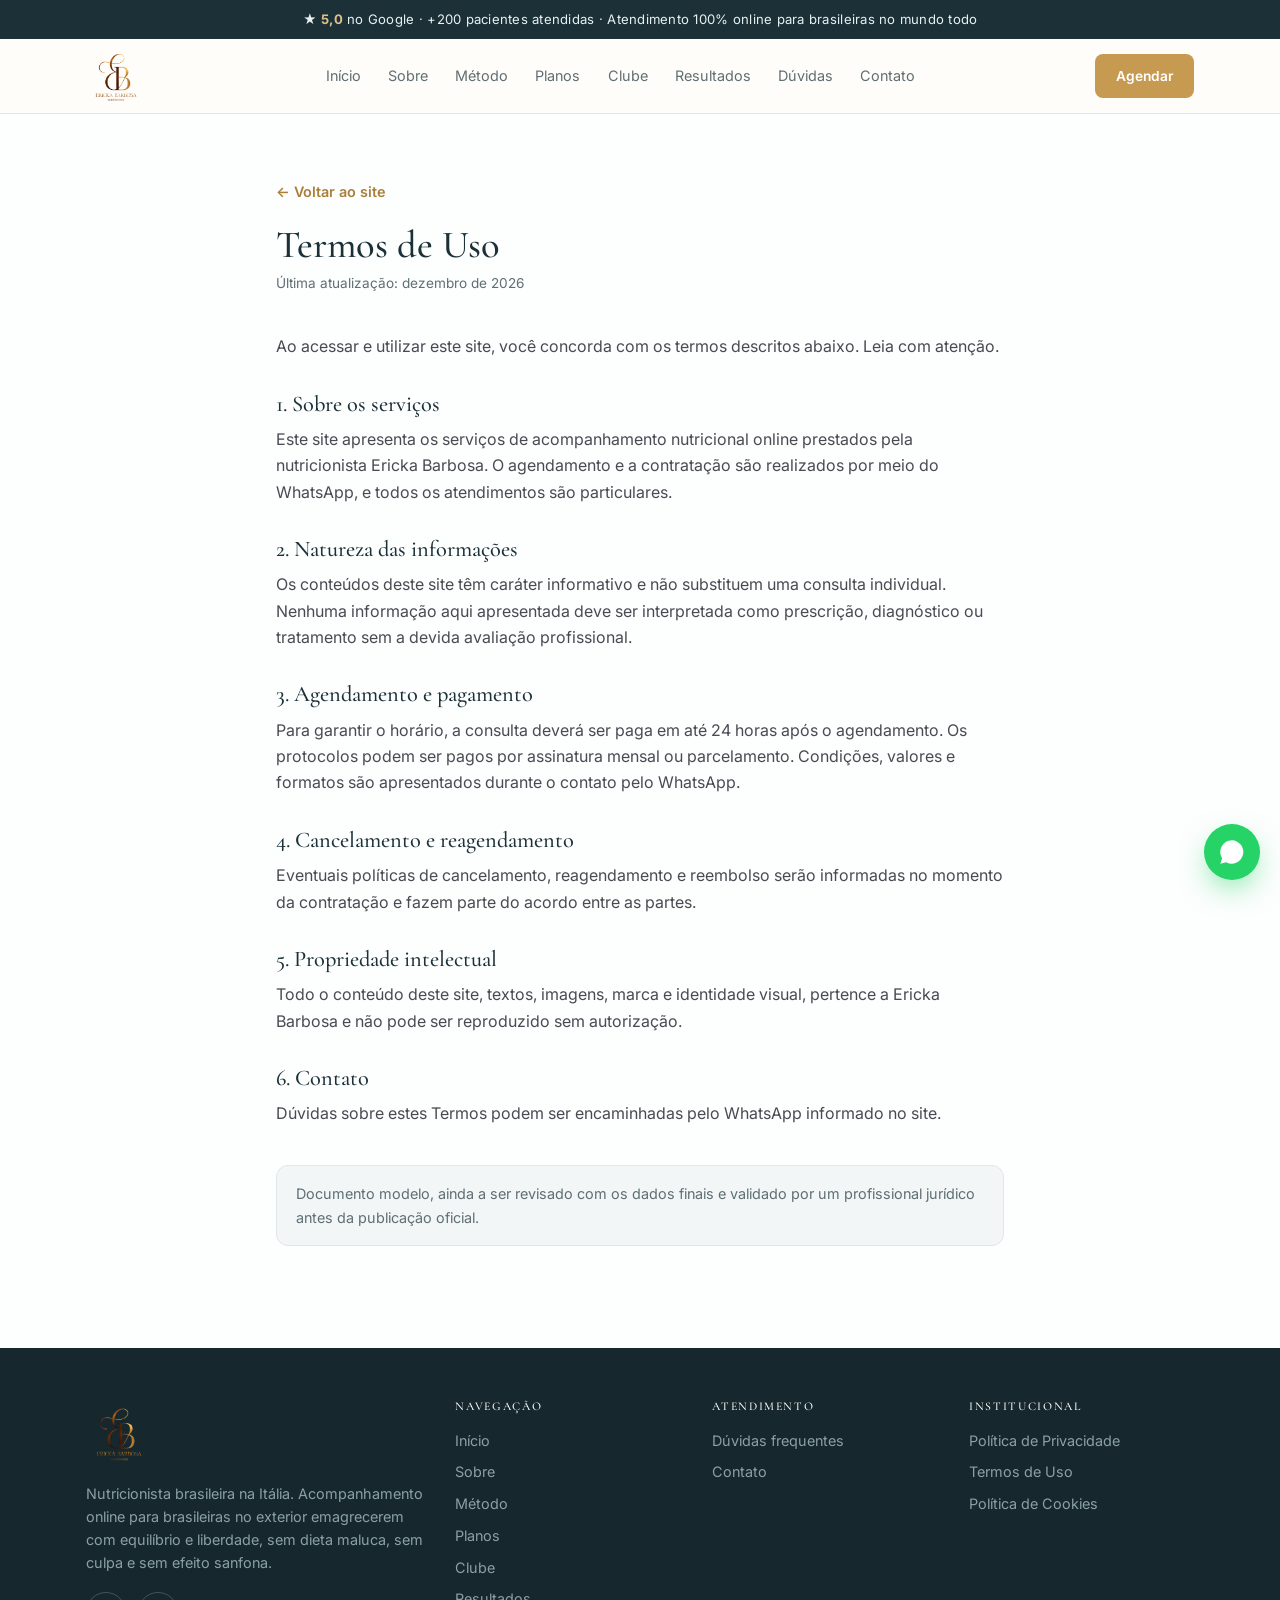
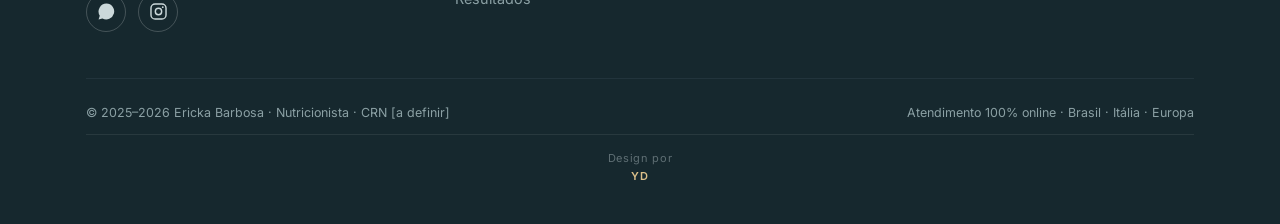
<file: termos-de-uso.html>
<!DOCTYPE html>
<html lang="pt-BR">
<head>
<meta charset="UTF-8">
<meta name="viewport" content="width=device-width, initial-scale=1.0">
<title>Termos de Uso | Ericka Barbosa Nutricionista</title>
<meta name="description" content="Termos de Uso do site e dos serviços de acompanhamento nutricional online da nutricionista Ericka Barbosa.">
<meta name="robots" content="index, follow">
<link rel="canonical" href="https://erickabarbosa.com/termos-de-uso.html">
<meta property="og:type" content="website">
<meta property="og:locale" content="pt_BR">
<meta property="og:title" content="Termos de Uso | Ericka Barbosa Nutricionista">
<meta property="og:description" content="Termos de Uso do site e dos serviços de acompanhamento nutricional online da nutricionista Ericka Barbosa.">
<meta property="og:url" content="https://erickabarbosa.com/termos-de-uso.html">
<meta property="og:image" content="https://erickabarbosa.com/img/og.jpg">
<meta property="og:image:width" content="1200">
<meta property="og:image:height" content="630">
<meta property="og:image:alt" content="Ericka Barbosa, nutricionista brasileira na Itália">
<meta name="twitter:card" content="summary_large_image">
<meta name="twitter:title" content="Termos de Uso | Ericka Barbosa Nutricionista">
<meta name="twitter:description" content="Termos de Uso do site e dos serviços de acompanhamento nutricional online da nutricionista Ericka Barbosa.">
<meta name="twitter:image" content="https://erickabarbosa.com/img/og.jpg">
<link rel="icon" href="/favicon.ico" sizes="any">
<link rel="icon" type="image/png" sizes="32x32" href="/img/favicon-32.png">
<link rel="icon" type="image/png" sizes="16x16" href="/img/favicon-16.png">
<link rel="apple-touch-icon" sizes="180x180" href="/img/apple-touch-icon.png">
<link rel="manifest" href="/site.webmanifest">
<meta name="theme-color" content="#1c3038">
<link rel="preconnect" href="https://fonts.googleapis.com"><link rel="preconnect" href="https://fonts.gstatic.com" crossorigin>
<link href="https://fonts.googleapis.com/css2?family=Cormorant+Garamond:ital,wght@0,400;0,500;0,600;1,400&family=Inter:wght@300;400;500;600;700&display=swap" rel="stylesheet">
<link rel="stylesheet" href="/css/main.css">
<!-- Google tag (gtag.js) -->
<script async src="https://www.googletagmanager.com/gtag/js?id=G-SHVP5NLDQ2"></script>
<script>
  window.dataLayer = window.dataLayer || [];
  function gtag(){dataLayer.push(arguments);}
  gtag('js', new Date());
  gtag('config', 'G-SHVP5NLDQ2');
</script>
</head>
<body>
<div class="abar">★ <b>5,0</b> no Google · +200 pacientes atendidas · Atendimento 100% online para brasileiras no mundo todo</div>
<header><div class="wrap"><nav>
  <a class="brand" href="/"><img src="/img/logo.webp" alt="Ericka Barbosa Nutricionista"></a>
  <div class="nl">
    <a href="/">Início</a><a href="/sobre.html">Sobre</a><a href="/metodo.html">Método</a><a href="/planos.html">Planos</a><a href="/clube.html">Clube</a><a href="/resultados.html">Resultados</a><a href="/faq.html">Dúvidas</a><a href="/contato.html">Contato</a>
  </div>
  <div class="nav-right">
    <a class="btn wa nav-wa" href="https://wa.me/393758110439?text=Ol%C3%A1%2C%20Ericka!%20Quero%20agendar%20minha%20consulta." target="_blank" rel="noopener">Agendar</a>
    <button class="menu-btn" aria-label="Menu" onclick="this.closest('header').querySelector('.mobile').classList.toggle('open')"><span></span><span></span><span></span></button>
  </div>
</nav></div>
<div class="mobile">
  <button class="mobile-close" aria-label="Fechar menu" onclick="this.closest('.mobile').classList.remove('open')">&times;</button>
  <a href="/">Início</a><a href="/sobre.html">Sobre</a><a href="/metodo.html">Método</a><a href="/planos.html">Planos</a><a href="/clube.html">Clube</a><a href="/resultados.html">Resultados</a><a href="/faq.html">Dúvidas</a><a href="/contato.html">Contato</a>
  <a class="btn wa" href="https://wa.me/393758110439?text=Ol%C3%A1%2C%20Ericka!%20Quero%20agendar%20minha%20consulta." target="_blank" rel="noopener"><svg aria-hidden="true" viewBox="0 0 24 24" fill="currentColor"><path d="M17.5 14.4c-.3-.2-1.7-.8-2-.9-.3-.1-.5-.2-.7.2s-.8.9-.9 1.1c-.2.2-.3.2-.6.1-1.7-.9-2.9-1.6-4-3.5-.3-.5.3-.5.8-1.6.1-.2 0-.4 0-.5s-.7-1.7-1-2.3c-.3-.6-.5-.5-.7-.5h-.6c-.2 0-.5.1-.8.4s-1 1-1 2.5 1.1 2.9 1.2 3.1c.2.2 2.1 3.2 5.1 4.5.7.3 1.3.5 1.7.6.7.2 1.4.2 1.9.1.6-.1 1.7-.7 2-1.4.2-.7.2-1.2.2-1.4-.1-.1-.3-.2-.6-.3zM12 2a10 10 0 00-8.5 15.3L2 22l4.8-1.3A10 10 0 1012 2z"/></svg> Agendar pelo WhatsApp</a>
  <div class="mobile-social"><a href="https://wa.me/393758110439" target="_blank" rel="noopener" aria-label="WhatsApp"><svg aria-hidden="true" viewBox="0 0 24 24" fill="currentColor"><path d="M17.5 14.4c-.3-.2-1.7-.8-2-.9-.3-.1-.5-.2-.7.2s-.8.9-.9 1.1c-.2.2-.3.2-.6.1-1.7-.9-2.9-1.6-4-3.5-.3-.5.3-.5.8-1.6.1-.2 0-.4 0-.5s-.7-1.7-1-2.3c-.3-.6-.5-.5-.7-.5h-.6c-.2 0-.5.1-.8.4s-1 1-1 2.5 1.1 2.9 1.2 3.1c.2.2 2.1 3.2 5.1 4.5.7.3 1.3.5 1.7.6.7.2 1.4.2 1.9.1.6-.1 1.7-.7 2-1.4.2-.7.2-1.2.2-1.4-.1-.1-.3-.2-.6-.3zM12 2a10 10 0 00-8.5 15.3L2 22l4.8-1.3A10 10 0 1012 2z"/></svg></a><a href="https://instagram.com/erickapsbarbosa" target="_blank" rel="noopener" aria-label="Instagram"><svg aria-hidden="true" viewBox="0 0 24 24" fill="none" stroke="currentColor" stroke-width="1.8"><rect x="2.5" y="2.5" width="19" height="19" rx="5.2"/><circle cx="12" cy="12" r="4"/><circle cx="17.4" cy="6.6" r="1.1" fill="currentColor" stroke="none"/></svg></a></div>
</div>
</header>
<a class="fab" href="https://wa.me/393758110439?text=Ol%C3%A1%2C%20Ericka!%20Quero%20agendar%20minha%20consulta." target="_blank" rel="noopener" aria-label="Falar no WhatsApp"><svg aria-hidden="true" viewBox="0 0 24 24" fill="currentColor"><path d="M17.5 14.4c-.3-.2-1.7-.8-2-.9-.3-.1-.5-.2-.7.2s-.8.9-.9 1.1c-.2.2-.3.2-.6.1-1.7-.9-2.9-1.6-4-3.5-.3-.5.3-.5.8-1.6.1-.2 0-.4 0-.5s-.7-1.7-1-2.3c-.3-.6-.5-.5-.7-.5h-.6c-.2 0-.5.1-.8.4s-1 1-1 2.5 1.1 2.9 1.2 3.1c.2.2 2.1 3.2 5.1 4.5.7.3 1.3.5 1.7.6.7.2 1.4.2 1.9.1.6-.1 1.7-.7 2-1.4.2-.7.2-1.2.2-1.4-.1-.1-.3-.2-.6-.3zM12 2a10 10 0 00-8.5 15.3L2 22l4.8-1.3A10 10 0 1012 2z"/></svg></a>

<main><div class="legal">
  <a class="back" href="/">← Voltar ao site</a>
  <h1>Termos de Uso</h1>
  <p class="upd">Última atualização: <span id="d"></span></p>
  <p>Ao acessar e utilizar este site, você concorda com os termos descritos abaixo. Leia com atenção.</p>

  <h2>1. Sobre os serviços</h2>
  <p>Este site apresenta os serviços de acompanhamento nutricional online prestados pela nutricionista Ericka Barbosa. O agendamento e a contratação são realizados por meio do WhatsApp, e todos os atendimentos são particulares.</p>

  <h2>2. Natureza das informações</h2>
  <p>Os conteúdos deste site têm caráter informativo e não substituem uma consulta individual. Nenhuma informação aqui apresentada deve ser interpretada como prescrição, diagnóstico ou tratamento sem a devida avaliação profissional.</p>

  <h2>3. Agendamento e pagamento</h2>
  <p>Para garantir o horário, a consulta deverá ser paga em até 24 horas após o agendamento. Os protocolos podem ser pagos por assinatura mensal ou parcelamento. Condições, valores e formatos são apresentados durante o contato pelo WhatsApp.</p>

  <h2>4. Cancelamento e reagendamento</h2>
  <p>Eventuais políticas de cancelamento, reagendamento e reembolso serão informadas no momento da contratação e fazem parte do acordo entre as partes.</p>

  <h2>5. Propriedade intelectual</h2>
  <p>Todo o conteúdo deste site, textos, imagens, marca e identidade visual, pertence a Ericka Barbosa e não pode ser reproduzido sem autorização.</p>

  <h2>6. Contato</h2>
  <p>Dúvidas sobre estes Termos podem ser encaminhadas pelo WhatsApp informado no site.</p>

  <div class="note">Documento modelo, ainda a ser revisado com os dados finais e validado por um profissional jurídico antes da publicação oficial.</div>
</div></main>
<footer><div class="wrap">
  <div class="fgrid">
    <div>
      <img class="flogo" src="/img/logo.webp" alt="Ericka Barbosa Nutricionista">
      <p class="desc">Nutricionista brasileira na Itália. Acompanhamento online para brasileiras no exterior emagrecerem com equilíbrio e liberdade, sem dieta maluca, sem culpa e sem efeito sanfona.</p>
      <div class="fsocial"><a href="https://wa.me/393758110439" target="_blank" rel="noopener" aria-label="WhatsApp"><svg aria-hidden="true" viewBox="0 0 24 24" fill="currentColor"><path d="M17.5 14.4c-.3-.2-1.7-.8-2-.9-.3-.1-.5-.2-.7.2s-.8.9-.9 1.1c-.2.2-.3.2-.6.1-1.7-.9-2.9-1.6-4-3.5-.3-.5.3-.5.8-1.6.1-.2 0-.4 0-.5s-.7-1.7-1-2.3c-.3-.6-.5-.5-.7-.5h-.6c-.2 0-.5.1-.8.4s-1 1-1 2.5 1.1 2.9 1.2 3.1c.2.2 2.1 3.2 5.1 4.5.7.3 1.3.5 1.7.6.7.2 1.4.2 1.9.1.6-.1 1.7-.7 2-1.4.2-.7.2-1.2.2-1.4-.1-.1-.3-.2-.6-.3zM12 2a10 10 0 00-8.5 15.3L2 22l4.8-1.3A10 10 0 1012 2z"/></svg></a><a href="https://instagram.com/erickapsbarbosa" target="_blank" rel="noopener" aria-label="Instagram"><svg aria-hidden="true" viewBox="0 0 24 24" fill="none" stroke="currentColor" stroke-width="1.8"><rect x="2.5" y="2.5" width="19" height="19" rx="5.2"/><circle cx="12" cy="12" r="4"/><circle cx="17.4" cy="6.6" r="1.1" fill="currentColor" stroke="none"/></svg></a></div>
    </div>
    <div><h4>Navegação</h4>
      <a href="/">Início</a><a href="/sobre.html">Sobre</a><a href="/metodo.html">Método</a><a href="/planos.html">Planos</a><a href="/clube.html">Clube</a><a href="/resultados.html">Resultados</a>
    </div>
    <div><h4>Atendimento</h4>
      <a href="/faq.html">Dúvidas frequentes</a><a href="/contato.html">Contato</a>
    </div>
    <div><h4>Institucional</h4>
      <a href="/politica-de-privacidade.html">Política de Privacidade</a>
      <a href="/termos-de-uso.html">Termos de Uso</a>
      <a href="/politica-de-cookies.html">Política de Cookies</a>
    </div>
  </div>
  <div class="fbottom">
    <span>© <span id="y"></span> Ericka Barbosa · Nutricionista · CRN [a definir]</span>
    <span>Atendimento 100% online · Brasil · Itália · Europa</span>
  </div>
<div class="fcredit">Design por <a href="https://yektad.com/" title="Website by YektaD" target="_blank" rel="noopener">YD</a></div></div></footer>
<script>
document.getElementById('y')&&(document.getElementById('y').textContent='2025\u2013'+new Date().getFullYear());
(function(){var p=location.pathname.replace(/index\.html$/,'')||'/';document.querySelectorAll('.nl a').forEach(function(a){var h=a.getAttribute('href');if(h===p||(h!=='/'&&p.indexOf(h)===0))a.classList.add('active');});})();document.querySelectorAll('.mobile a').forEach(function(a){a.addEventListener('click',function(){var m=document.querySelector('.mobile');if(m)m.classList.remove('open');});});
</script>

<script>document.getElementById('d').textContent=new Date().toLocaleDateString('pt-BR',{year:'numeric',month:'long'});</script>
</body>
</html>
</file>
<file: css/main.css>
/* Ericka Barbosa · Nutricionista — Direction C (Autoridade) */
:root{
  --ink:#1c3038;--soft:#5f6f74;--cream:#f2f6f6;--paper:#fdfefe;
  --gold:#c79a52;--gold-d:#a97f39;--gold-l:#dcc08a;--line:#dde8e8;
  --serif:"Cormorant Garamond",Georgia,serif;--sans:"Inter",system-ui,sans-serif;
}
*{margin:0;padding:0;box-sizing:border-box}
html{scroll-behavior:smooth;scrollbar-width:none;-ms-overflow-style:none}
body{font-family:var(--sans);color:var(--ink);background:var(--paper);line-height:1.65;-webkit-font-smoothing:antialiased}
/* hide scrollbar on all devices for a cleaner look (scroll still works) */
::-webkit-scrollbar{width:0;height:0;display:none}
h1,h2,h3,h4{font-family:var(--serif);font-weight:500;line-height:1.1}
img{max-width:100%;display:block}
a{color:inherit;text-decoration:none}
.wrap{max-width:1160px;margin:0 auto;padding:0 26px}
.eye{font-size:.72rem;font-weight:600;letter-spacing:.24em;text-transform:uppercase;color:var(--gold-d)}
.center{text-align:center}
.btn{display:inline-flex;align-items:center;justify-content:center;gap:.5rem;font-weight:600;font-size:.95rem;padding:.95rem 1.7rem;border-radius:8px;transition:.25s;cursor:pointer;border:1px solid transparent}
.wa{background:var(--gold);color:#fff}
.wa:hover{background:var(--gold-d);transform:translateY(-2px);box-shadow:0 14px 30px -14px rgba(138,99,48,.5)}
.gh{border-color:var(--line);color:var(--ink);background:#fff}
.gh:hover{border-color:var(--gold)}
.wa svg,.fab svg,.nav-wa svg{width:18px;height:18px}
.nav-wa{padding:.6rem 1.25rem;font-size:.86rem}

/* announcement */
.abar{background:var(--ink);color:#e9f0f0;text-align:center;font-size:.82rem;padding:.55rem 1rem;letter-spacing:.02em}
.abar b{color:#dcc08a}

/* header */
header{position:sticky;top:0;z-index:60;background:rgba(255,253,249,.97);border-bottom:1px solid var(--line)}
nav{display:flex;align-items:center;justify-content:space-between;height:74px;gap:1rem}
.brand{display:flex;align-items:center;gap:.6rem}
.brand img{height:60px;width:auto}
.brand .bt{font-family:var(--serif);font-size:1.25rem;color:var(--gold-d);line-height:1}
.brand .bt span{display:block;font-family:var(--sans);font-size:.54rem;letter-spacing:.3em;text-transform:uppercase;color:var(--soft)}
.nl{display:flex;gap:1.7rem;align-items:center}
.nl a{font-size:.9rem;color:var(--soft);transition:.2s}
.nl a:hover,.nl a.active{color:var(--ink)}
.nav-right{display:flex;align-items:center;gap:1rem}
.menu-btn{display:none;background:none;border:none;cursor:pointer;flex-direction:column;gap:5px;padding:6px}
.menu-btn span{width:24px;height:2px;background:var(--ink);display:block;transition:.25s}
.mobile{display:none}

/* hero */
.hero{padding:clamp(2.5rem,6vw,4.5rem) 0}
.hg{display:grid;grid-template-columns:1.05fr .95fr;gap:clamp(2rem,5vw,4rem);align-items:center}
.hero h1{font-size:clamp(2.6rem,6vw,4.4rem);letter-spacing:-.01em}
.hero h1 em{font-style:italic;color:var(--gold-d)}
.hero p.lead{color:var(--soft);font-size:1.12rem;margin:1.4rem 0 1.8rem;max-width:34rem}
.hero p.lead-me{color:var(--ink);font-weight:500;margin-top:-.8rem}
.cta{display:flex;gap:.8rem;flex-wrap:wrap}
.hi{display:flex;gap:1.6rem;margin-top:1.8rem;flex-wrap:wrap;align-items:center}
.stars{color:#c79a52;letter-spacing:1px}
.hi small{color:var(--soft);font-size:.85rem}
.hi b{color:var(--ink)}
.hm{position:relative}
.hm img{border-radius:10px;box-shadow:0 24px 60px -28px rgba(38,32,26,.5);width:100%;aspect-ratio:4/5;object-fit:cover}
.gcard{position:absolute;right:-14px;bottom:24px;background:#fff;border:1px solid var(--line);border-radius:12px;padding:.8rem 1rem;box-shadow:0 16px 40px -18px rgba(0,0,0,.3);display:flex;gap:.6rem;align-items:center}
.gcard .g{font-weight:800;font-size:1.1rem;color:#4285F4}
.gcard b{font-size:1.2rem}
.gcard small{display:block;font-size:.7rem;color:var(--soft)}

/* page header (inner pages) */
.phead{background:var(--cream);border-bottom:1px solid var(--line);padding:clamp(2.4rem,5vw,3.6rem) 0}
.phead h1{font-size:clamp(2.3rem,5vw,3.6rem);margin:.5rem 0 .6rem}
.phead p{color:var(--soft);max-width:42rem;font-size:1.05rem}
.crumb{font-size:.8rem;color:var(--soft)}
.crumb a{color:var(--gold-d)}

/* credentials strip */
.creds{background:var(--cream);border-top:1px solid var(--line);border-bottom:1px solid var(--line)}
.creds .wrap{display:flex;flex-wrap:wrap;gap:1rem 2.2rem;justify-content:center;padding:1.3rem 26px;font-size:.86rem;color:var(--soft);text-align:center}
.creds b{color:var(--ink);font-weight:600}

section{padding:clamp(3rem,6vw,5rem) 0}
.sh{max-width:44rem;margin-bottom:2.6rem}
.sh.c{margin-left:auto;margin-right:auto;text-align:center}
.sh h2{font-size:clamp(2rem,4.2vw,3rem);margin:.6rem 0 .8rem}
.sh p{color:var(--soft);font-size:1.06rem}

/* recognition / pain-mirror block */
.recog-sec{background:var(--cream)}
.recog{list-style:none;display:grid;grid-template-columns:1fr 1fr;gap:14px 22px;margin:0}
.recog li{background:var(--paper);border:1px solid var(--line);border-left:3px solid var(--gold-l);border-radius:12px;padding:15px 18px;font-size:.98rem;line-height:1.5;color:#3f4a4e}
.recog li b{color:var(--ink);font-weight:600}
.recog-note{margin-top:1.8rem;background:var(--paper);border:1px solid var(--line);border-radius:14px;padding:20px 24px;font-size:1.04rem;color:var(--ink);line-height:1.6;max-width:46rem}
.recog-note b{color:var(--gold-d)}
@media(max-width:760px){.recog{grid-template-columns:1fr}}

/* includes grid */
.ig{display:grid;grid-template-columns:repeat(4,1fr);gap:1.1rem}
.inc{border:1px solid var(--line);border-radius:12px;padding:1.6rem 1.3rem;background:#fff}
.inc .ic{width:44px;height:44px;border-radius:10px;background:var(--cream);display:grid;place-items:center;color:var(--gold-d);margin-bottom:.9rem}
.inc .ic svg{width:22px;height:22px}
.inc h3{font-size:1.35rem;margin-bottom:.3rem}
.inc p{font-size:.9rem;color:var(--soft)}

/* call / diferencial */
.call{background:var(--ink);color:#e9f0f0}
.call .wrap{display:grid;grid-template-columns:1.15fr .85fr;gap:clamp(2rem,5vw,3.5rem);align-items:center}
.call h2{color:#fff;font-size:clamp(2rem,4vw,2.9rem)}
.call .q{color:#dcc08a;font-family:var(--serif);font-style:italic;font-size:1.5rem;margin:1rem 0}
.call p{color:#aebfc2}
.call ul{list-style:none;margin-top:1.2rem;display:flex;flex-direction:column;gap:.7rem}
.call li{display:flex;gap:.6rem;font-size:.96rem;color:#d9e5e5}
.call li svg{width:18px;height:18px;flex-shrink:0;color:#dcc08a;margin-top:3px}

/* steps */
.steps{display:grid;grid-template-columns:repeat(4,1fr);gap:1.2rem;counter-reset:s}
.step{position:relative;padding-top:2.8rem}
.step::before{counter-increment:s;content:"0" counter(s);position:absolute;top:0;left:0;font-family:var(--serif);font-size:2.5rem;color:var(--gold-l)}
.step h3{font-size:1.3rem;margin-bottom:.4rem}
.step p{font-size:.92rem;color:var(--soft)}
.step .bar{width:38px;height:2px;background:var(--gold);margin:.7rem 0}

/* reviews */
.rev{background:var(--cream)}
.rg{display:grid;grid-template-columns:repeat(3,1fr);gap:1.2rem}
.rc{background:#fff;border:1px solid var(--line);border-radius:12px;padding:1.6rem}
.rc .st{color:#c79a52;font-size:.9rem;letter-spacing:1px}
.rc p{margin:.7rem 0 1.1rem;font-size:.94rem;color:#2f4a52}
.rc .who{display:flex;align-items:center;gap:.6rem;font-size:.85rem}
.rc .av{width:34px;height:34px;border-radius:50%;background:var(--gold);color:#fff;display:grid;place-items:center;font-weight:700}
.rc .who b{display:block}
.rc .who small{color:var(--soft)}
.rc .gg{margin-left:auto;font-size:.72rem;color:#4285F4;font-weight:600}

/* plans */
.pl{display:grid;grid-template-columns:repeat(3,1fr);gap:1.2rem;align-items:stretch}
.p{border:1px solid var(--line);border-radius:14px;padding:1.9rem;display:flex;flex-direction:column;background:#fff}
.p.f{border-color:var(--gold);position:relative;box-shadow:0 20px 50px -28px rgba(138,99,48,.4)}
.p.f::after{content:"Mais escolhido";position:absolute;top:-12px;left:50%;transform:translateX(-50%);background:var(--gold);color:#fff;font-size:.64rem;font-weight:700;letter-spacing:.1em;text-transform:uppercase;padding:.3rem .8rem;border-radius:999px;white-space:nowrap}
.p h3{font-size:1.5rem}
.p .tg{font-size:.74rem;color:var(--gold-d);font-weight:600;text-transform:uppercase;letter-spacing:.05em;margin:.2rem 0 1.1rem}
.p ul{list-style:none;display:flex;flex-direction:column;gap:.6rem;flex:1;margin-bottom:1.3rem}
.p li{display:flex;gap:.5rem;font-size:.9rem;color:var(--soft)}
.p li svg{width:16px;height:16px;flex-shrink:0;margin-top:3px;color:var(--gold)}
.p .btn{width:100%}
.paynote{background:var(--cream);border:1px solid var(--line);border-radius:12px;padding:1.3rem 1.5rem;margin-top:1.6rem;font-size:.92rem;color:var(--soft);display:flex;gap:.8rem;align-items:flex-start}
.paynote svg{width:22px;height:22px;color:var(--gold-d);flex-shrink:0;margin-top:2px}

/* about */
.ab .wrap{display:grid;grid-template-columns:1fr 1fr;gap:clamp(2rem,5vw,3.5rem);align-items:center}
.ab img{border-radius:10px;box-shadow:0 20px 50px -26px rgba(38,32,26,.45)}
.ab h2{font-size:clamp(2rem,4vw,3rem);margin:.5rem 0 1rem}
.ab p{color:var(--soft);margin-bottom:1rem}
.sign{font-family:var(--serif);font-style:italic;font-size:1.5rem;color:var(--gold-d)}
.prose{max-width:44rem}
.prose h2{font-size:1.7rem;margin:2rem 0 .7rem}
.prose h3{font-size:1.35rem;margin:1.6rem 0 .5rem}
.prose p{color:var(--soft);margin-bottom:1rem}
.prose blockquote{font-family:var(--serif);font-style:italic;font-size:1.4rem;color:var(--gold-d);border-left:3px solid var(--gold);padding-left:1.2rem;margin:1.5rem 0}
.prose ul{color:var(--soft);margin:0 0 1rem 1.2rem}
.prose li{margin-bottom:.4rem}

/* believe row */
.believe{display:grid;grid-template-columns:repeat(4,1fr);gap:1rem}
.bcard{background:#fff;border:1px solid var(--line);border-radius:12px;padding:1.4rem;text-align:center}
.bcard b{font-family:var(--serif);font-size:1.3rem;color:var(--gold-d);display:block;margin-bottom:.3rem}
.bcard.yes{background:var(--ink);color:#fff}
.bcard.yes b{color:#dcc08a}
.bcard small{font-size:.86rem;color:var(--soft)}
.bcard.yes small{color:#aebfc2}

/* faq */
.faq{background:var(--cream)}
.fl{max-width:52rem;margin:0 auto}
.qa{border-bottom:1px solid var(--line)}
.qa summary{cursor:pointer;list-style:none;padding:1.3rem 0;font-family:var(--serif);font-size:1.3rem;display:flex;justify-content:space-between;gap:1rem}
.qa summary::-webkit-details-marker{display:none}
.qa summary::after{content:"+";color:var(--gold-d);font-size:1.4rem}
.qa[open] summary::after{content:"\2013"}
.qa p{padding:0 0 1.3rem;color:var(--soft)}

/* contact */
.contact-grid{display:grid;grid-template-columns:1fr 1fr;gap:2rem}
.ccard{background:#fff;border:1px solid var(--line);border-radius:14px;padding:2rem}
.ccard h3{font-size:1.4rem;margin-bottom:.6rem}
.ccard p{color:var(--soft);margin-bottom:1.2rem}
.ccard .row{display:flex;align-items:center;gap:.7rem;margin-bottom:.7rem;font-size:.95rem}
.ccard .row svg{width:18px;height:18px;color:var(--gold-d)}

/* final cta */
.fin{background:linear-gradient(135deg,#cb9e56,#ac823c);color:#fff;text-align:center}
.fin h2{color:#fff;font-size:clamp(2.1rem,4.5vw,3.3rem);margin-bottom:.8rem}
.fin p{color:#fbf1dd;max-width:34rem;margin:0 auto 1.8rem;font-size:1.06rem}
.fin .btn.wa{background:#fff;color:var(--gold-d);border-color:#fff}
.fin .btn.wa:hover{background:#f4efe6;color:var(--gold-d)}
.fin .btn.gh{border-color:rgba(255,255,255,.7);color:#fff;background:transparent}
.fin .btn.gh:hover{background:#fff;color:var(--gold-d)}

/* footer */
footer{background:#16282e;color:#8ba0a4;padding:3.2rem 0 1.8rem;font-size:.9rem}
.fgrid{display:grid;grid-template-columns:1.5fr 1fr 1fr 1fr;gap:2rem;margin-bottom:2.4rem}
footer .flogo{height:66px;margin-bottom:1rem}
footer h4{color:#fff;font-size:.74rem;letter-spacing:.14em;text-transform:uppercase;margin-bottom:1rem}
footer a{color:#8ba0a4;display:block;margin-bottom:.5rem;transition:.2s}
footer a:hover{color:#dcc08a}
footer .desc{max-width:22rem;line-height:1.6}
.fbottom{border-top:1px solid #22343c;padding-top:1.5rem;display:flex;justify-content:space-between;flex-wrap:wrap;gap:.8rem;font-size:.78rem}
.fbottom a{display:inline;margin:0}

/* legal pages */
.legal{max-width:780px;margin:0 auto;padding:clamp(2.5rem,5vw,4rem) 26px 5rem}
.legal a.back{color:var(--gold-d);font-weight:600;font-size:.9rem}
.legal h1{font-size:2.4rem;margin:1.2rem 0 .4rem}
.legal .upd{color:var(--soft);font-size:.85rem;margin-bottom:2.4rem}
.legal h2{font-size:1.4rem;margin:2rem 0 .6rem}
.legal p{color:#4a4a53;margin-bottom:1rem}
.legal ul{color:#4a4a53;margin:0 0 1rem 1.2rem}
.legal .note{background:var(--cream);border:1px solid var(--line);border-radius:12px;padding:1rem 1.2rem;font-size:.9rem;color:var(--soft);margin-top:2.4rem}

/* floating whatsapp */
.fab{position:fixed;right:20px;bottom:20px;z-index:70;background:#25d366;color:#fff;width:56px;height:56px;border-radius:50%;display:grid;place-items:center;box-shadow:0 12px 30px -6px rgba(37,211,102,.6);transition:.25s}
.fab:hover{transform:scale(1.08)}
.fab svg{width:28px;height:28px}

@media(max-width:900px){
  .hg,.call .wrap,.ab .wrap{grid-template-columns:1fr}
  .hm{order:-1}
  .ig,.steps,.believe{grid-template-columns:repeat(2,1fr)}
  .rg,.pl,.contact-grid,.fgrid{grid-template-columns:1fr}
  .nl{display:none}
  .menu-btn{display:flex}
  .fgrid{grid-template-columns:1fr 1fr}
  .nav-wa{display:none}
  .mobile{display:flex;flex-direction:column;justify-content:flex-start;position:fixed;inset:0;z-index:1000;padding:4.6rem 2rem 2.2rem;background:rgba(17,31,37,.86);-webkit-backdrop-filter:blur(22px) saturate(140%);backdrop-filter:blur(22px) saturate(140%);opacity:0;visibility:hidden;pointer-events:none;transform:translateY(-6px);transition:opacity .3s ease,transform .3s ease,visibility .3s;overflow-y:auto}
  .mobile.open{opacity:1;visibility:visible;pointer-events:auto;transform:none}
  .mobile>a:not(.btn){color:#fff;font-family:var(--serif);font-size:1.5rem;font-weight:500;text-align:center;padding:.55rem 0;border-bottom:1px solid rgba(255,255,255,.13);text-decoration:none}
  .mobile>a:not(.btn):last-of-type{border-bottom:none}
  .mobile-close{position:absolute;top:1.2rem;right:1.4rem;width:46px;height:46px;border:none;background:rgba(255,255,255,.14);color:#fff;border-radius:50%;font-size:1.9rem;line-height:1;display:flex;align-items:center;justify-content:center;cursor:pointer}
  .mobile .btn.wa{margin-top:1.6rem;width:auto;align-self:center;padding:.7rem 1.5rem;font-size:.9rem;display:inline-flex;align-items:center;justify-content:center;gap:.5rem}
  .mobile .btn.wa svg{width:20px;height:20px}
  .mobile-social{display:flex;justify-content:center;gap:14px;margin-top:1.4rem}
  .mobile-social a{width:46px;height:46px;border-radius:50%;border:1px solid rgba(255,255,255,.3);display:flex;align-items:center;justify-content:center;color:#fff}
  .mobile-social svg{width:20px;height:20px}
}
@media(max-width:560px){
  .ig,.steps,.believe,.fgrid{grid-template-columns:1fr}
  .hi{gap:1.1rem}
  .wrap{padding:0 20px}
  .abar{padding:.55rem 1.3rem;line-height:1.45}
  .gcard{right:10px;bottom:14px;padding:.6rem .8rem;gap:.5rem}
  .gcard .g{font-size:1rem}
  .gcard b{font-size:1.05rem}
  .gcard small{font-size:.64rem}
}

/* results / social-proof components */
.hero-ba{display:grid;grid-template-columns:.95fr 1fr;gap:34px;align-items:center;background:var(--cream);border:1px solid var(--line);border-radius:20px;padding:26px;margin-bottom:8px}
.hero-ba img{width:100%;max-height:560px;object-fit:cover;border-radius:14px;display:block}
.hero-ba .badge{display:inline-block;background:var(--ink);color:#e9f0f0;font-size:11px;letter-spacing:.16em;text-transform:uppercase;padding:6px 14px;border-radius:999px;margin-bottom:14px}
.hero-ba h3{font-family:var(--serif);font-weight:600;font-size:30px;line-height:1.14;margin-bottom:10px}
.hero-ba p{color:var(--soft);font-size:15px}
.grid{display:grid;grid-template-columns:repeat(3,1fr);gap:22px}
.ba-card{background:#fff;border:1px solid var(--line);border-radius:16px;overflow:hidden}
.ba-card img{width:100%;display:block;aspect-ratio:auto}
.ba-card .cap{padding:14px 16px}
.ba-card .tag{font-size:10.5px;letter-spacing:.14em;text-transform:uppercase;color:var(--gold-d);font-weight:600}
.ba-card .cap p{font-size:13.5px;color:var(--soft);margin-top:3px}
.chart{display:grid;grid-template-columns:1.3fr .8fr;gap:26px;align-items:center;background:#fff;border:1px solid var(--line);border-radius:16px;padding:22px;margin-top:22px}
.chart img{width:100%;border-radius:10px;border:1px solid var(--line)}
.chart h3{font-family:var(--serif);font-weight:600;line-height:1.14;font-size:22px;margin-bottom:6px}
.chart p{color:var(--soft);font-size:14px}
.quotes{display:grid;grid-template-columns:repeat(3,1fr);gap:20px}
.quotes .q{background:#fff;border:1px solid var(--line);border-radius:16px;padding:22px 22px 20px;position:relative}
.quotes .q .mark{font-family:var(--serif);font-size:52px;color:var(--gold-l);line-height:.7;height:26px}
.quotes .q p{font-size:14.5px;color:#3f4a4e;margin:6px 0 14px}
.quotes .q .who{font-size:12.5px;color:var(--gold-d);font-weight:600;letter-spacing:.02em;border-top:1px solid var(--line);padding-top:12px}
.quotes .q .stars{color:var(--gold);letter-spacing:2px;font-size:12px}
.quotes .q.google{background:var(--cream)}
/* Clube sample-issue gallery */
.peek{display:grid;grid-template-columns:repeat(3,1fr);gap:22px;margin-top:4px}
.peek figure{margin:0;background:var(--cream);border:1px solid var(--line);border-radius:14px;padding:14px;box-shadow:0 24px 50px -30px rgba(28,48,56,.5)}
.peek img{width:100%;border-radius:8px;display:block;box-shadow:0 6px 18px -8px rgba(28,48,56,.35)}
.peek figcaption{font-size:12.5px;color:var(--soft);text-align:center;margin-top:10px;letter-spacing:.02em}
@media(max-width:760px){.peek{grid-template-columns:1fr}}
.gstrip{display:flex;align-items:center;gap:20px;background:var(--ink);color:#e6eeee;border-radius:16px;padding:22px 26px;margin-top:26px;flex-wrap:wrap}
.gstrip .big{font-family:var(--serif);font-size:40px;color:var(--gold-l)}
.gstrip .st{color:var(--gold-l);letter-spacing:3px}
.gstrip p{font-size:14px;color:#b8c8ca}
.disc{font-size:12px;color:var(--soft);background:var(--cream);border:1px solid var(--line);border-radius:10px;padding:14px 16px;margin-top:26px}
.note{background:#fbf3e6;border:1px solid #e6d3ac;border-left:4px solid var(--gold);border-radius:10px;padding:14px 16px;margin:22px 0;font-size:13.5px;color:var(--soft)}
.note b{color:var(--ink)}
/* real-proof mural (whatsapp prints + antes/depois) */
.proof{background:var(--cream)}
.mural{columns:3;column-gap:16px;margin-top:.6rem}
.mural figure{break-inside:avoid;margin:0 0 16px;border:1px solid var(--line);border-radius:14px;overflow:hidden;background:#fff;box-shadow:0 20px 44px -32px rgba(28,48,56,.55)}
.mural img{width:100%;display:block}
.mural figcaption{font-size:12px;color:var(--soft);text-align:center;padding:9px 10px;border-top:1px solid var(--line)}
@media(max-width:860px){.mural{columns:2}}
@media(max-width:520px){.mural{columns:1;column-gap:0;max-width:26rem;margin-left:auto;margin-right:auto}}
@media(max-width:860px){
  .hero-ba,.chart{grid-template-columns:1fr}
  .grid,.quotes{grid-template-columns:1fr}
}

.fcredit{text-align:center;font-size:11px;letter-spacing:.06em;color:var(--soft);padding:14px 0 2px;margin-top:10px;border-top:1px solid rgba(255,255,255,.08)}
.fcredit a{color:var(--gold-l);text-decoration:none;font-weight:600}
.fcredit a:hover{text-decoration:underline}

.ba-duo{display:grid;grid-template-columns:1fr 1fr;gap:18px;margin-bottom:16px}
.ba-duo img{width:100%;border-radius:14px;display:block}
.ba-note{display:flex;align-items:center;gap:18px;background:var(--cream);border:1px solid var(--line);border-radius:14px;padding:16px 22px}
.ba-note .badge{flex-shrink:0}
.ba-note p{margin:0;color:var(--soft);font-size:14.5px}
@media(max-width:760px){.ba-duo{grid-template-columns:1fr}.ba-note{flex-direction:column;align-items:flex-start;gap:10px}}

/* before/after slider */
.ba-slider{position:relative;margin-top:.4rem}
.ba-track{display:flex;gap:18px;overflow-x:auto;scroll-snap-type:x mandatory;-webkit-overflow-scrolling:touch;padding:4px 2px 14px;scrollbar-width:none}
.ba-track::-webkit-scrollbar{display:none}
.ba-track .ba-card{flex:0 0 300px;scroll-snap-align:start;align-self:flex-start}
.ba-track .ba-card img{width:100%;display:block}
.ba-nav{position:absolute;top:40%;transform:translateY(-50%);width:44px;height:44px;border-radius:50%;border:1px solid var(--line);background:#fff;color:var(--ink);font-size:1.5rem;line-height:1;cursor:pointer;box-shadow:0 12px 28px -14px rgba(0,0,0,.35);display:flex;align-items:center;justify-content:center;z-index:2;transition:background .2s,color .2s,border-color .2s}
.ba-nav.prev{left:-12px}
.ba-nav.next{right:-12px}
.ba-nav:hover{background:var(--gold);color:#fff;border-color:var(--gold)}
.ba-hint{display:none;text-align:center;font-size:.82rem;color:var(--soft);margin-top:4px;letter-spacing:.02em}
@media(max-width:760px){.ba-nav{display:none}.ba-hint{display:block}}
@media(max-width:560px){.ba-track .ba-card{flex:0 0 80%}}

/* FULL-BLEED MOBILE images */
@media(max-width:600px){
  .hg img,.ab img,.hero-ba img,.ba-duo img{width:100%;max-width:100%;margin-left:0;border-radius:14px;box-shadow:0 16px 30px -22px rgba(28,48,56,.45)}
  .ab img,.hg img{margin-bottom:1.4rem}
}

.fsocial{display:flex;gap:12px;margin-top:18px}
.fsocial a{width:40px;height:40px;border-radius:50%;border:1px solid rgba(255,255,255,.2);display:flex;align-items:center;justify-content:center;color:#cbd8da;transition:background .2s,border-color .2s,color .2s;padding:0}
.fsocial a:hover{background:var(--gold);border-color:var(--gold);color:#16282e}
.fsocial svg{width:19px;height:19px}

/* hero-image page headers + food cells */
.phead.hero-img{background-color:var(--ink);background-size:cover;background-position:center;border-bottom:none;color:#fff;padding:clamp(3.4rem,8vw,6.2rem) 0}
.phead.hero-img .eye{color:var(--gold-l)}
.phead.hero-img h1{color:#fff}
.phead.hero-img p{color:#e6efef}
.phead.hero-img .crumb,.phead.hero-img .crumb a{color:#cdddde}
.foodband{padding:clamp(2.5rem,5vw,3.6rem) 0}
.foodcells{display:grid;grid-template-columns:repeat(3,1fr);gap:16px;margin-top:1.2rem}
.foodcells figure{margin:0;border-radius:14px;overflow:hidden;aspect-ratio:4/3;box-shadow:0 22px 44px -30px rgba(28,48,56,.55)}
.foodcells img{width:100%;height:100%;object-fit:cover;display:block}
@media(max-width:760px){.foodcells{grid-template-columns:1fr 1fr;gap:12px}}
</file>
